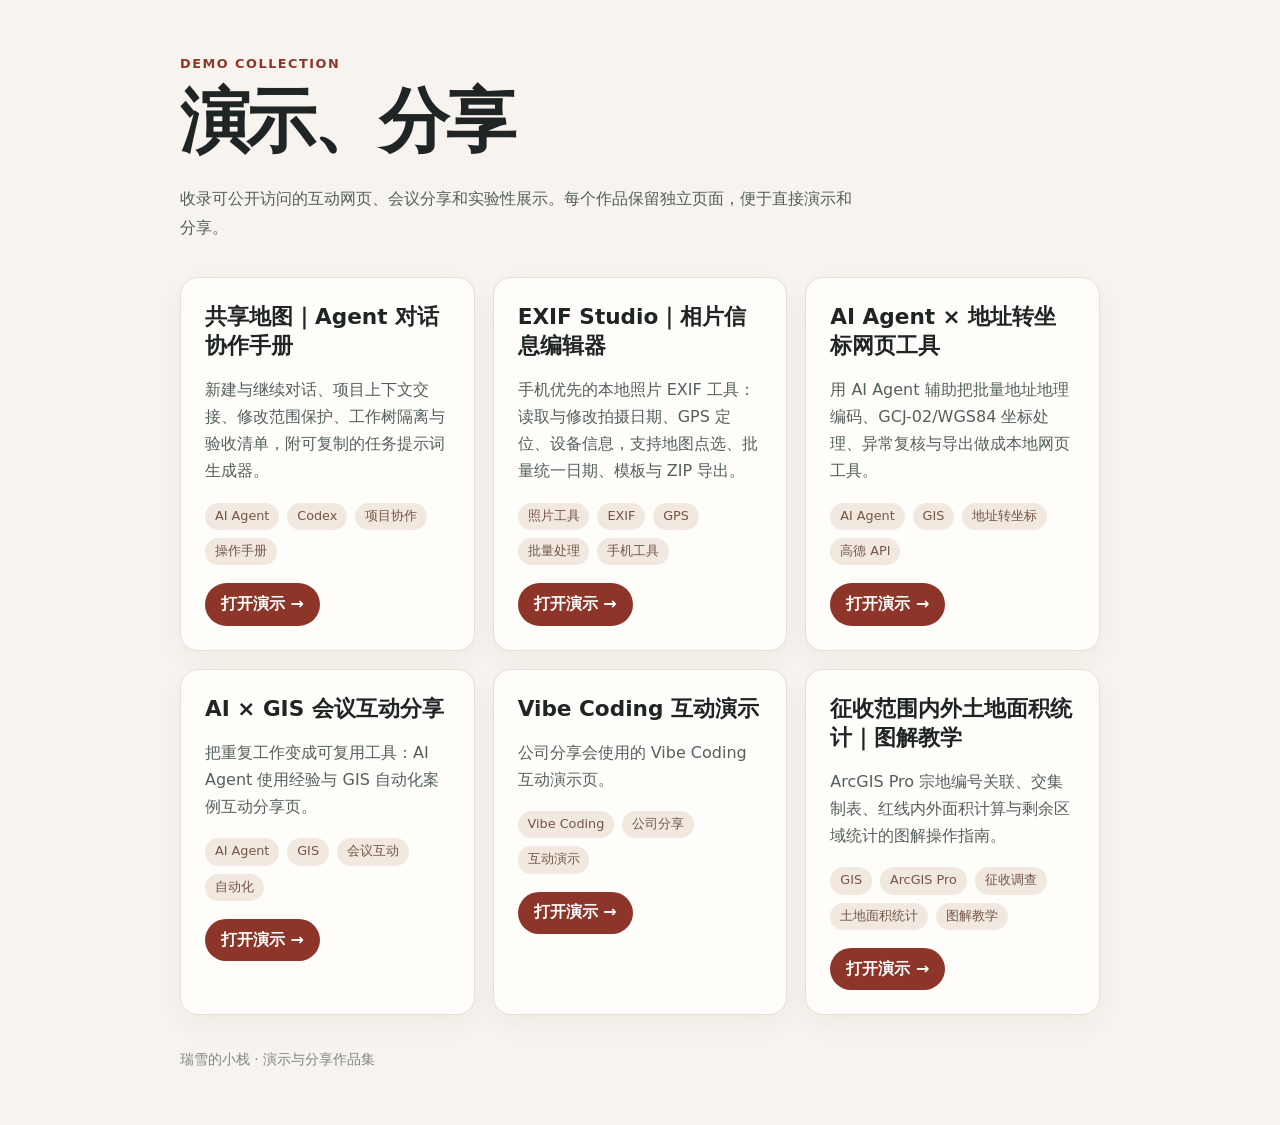
<file: index.html>
<!doctype html>
<html lang="zh-CN">
  <head>
    <meta charset="utf-8" />
    <meta name="viewport" content="width=device-width, initial-scale=1" />
    <meta name="description" content="瑞雪的小栈演示与分享作品集" />
    <title>演示、分享｜瑞雪的小栈</title>
    <style>
      :root { color-scheme: light; font-family: "Microsoft YaHei", system-ui, sans-serif; background: #f7f3ee; color: #1f2524; }
      body { margin: 0; min-height: 100vh; display: grid; place-items: center; }
      main { width: min(920px, calc(100% - 40px)); padding: 56px 0; }
      .eyebrow { color: #8e3529; font-weight: 700; letter-spacing: .12em; font-size: .8rem; }
      h1 { font-size: clamp(2rem, 6vw, 4.4rem); margin: .2rem 0 1rem; letter-spacing: -.05em; }
      .intro { max-width: 42rem; color: #53605c; line-height: 1.8; }
      #demos { display: grid; grid-template-columns: repeat(auto-fit, minmax(270px, 1fr)); gap: 18px; margin-top: 34px; }
      article { background: #fffdfa; border: 1px solid #e8dfd5; border-radius: 18px; padding: 24px; box-shadow: 0 10px 28px #36231b0b; }
      h2 { font-size: 1.35rem; margin: 0 0 .75rem; }
      p { line-height: 1.7; color: #53605c; }
      .tags { display: flex; flex-wrap: wrap; gap: 8px; margin: 18px 0; }
      .tags span { background: #f1e8df; border-radius: 999px; color: #735648; font-size: .8rem; padding: .32rem .62rem; }
      a.button { display: inline-block; background: #8e3529; border-radius: 999px; color: #fff; padding: .68rem 1rem; text-decoration: none; font-weight: 700; }
      footer { color: #7f8784; font-size: .86rem; margin-top: 36px; }
    </style>
  </head>
  <body>
    <main>
      <div class="eyebrow">DEMO COLLECTION</div>
      <h1>演示、分享</h1>
      <p class="intro">收录可公开访问的互动网页、会议分享和实验性展示。每个作品保留独立页面，便于直接演示和分享。</p>
      <section id="demos" aria-label="演示目录"></section>
      <footer>瑞雪的小栈 · 演示与分享作品集</footer>
    </main>
    <script>
      const container = document.querySelector('#demos');
      fetch('./demos/index.json').then(response => response.json()).then(({ items }) => {
        container.innerHTML = items.map(item => `<article><h2>${item.title}</h2><p>${item.description}</p><div class="tags">${item.tags.map(tag => `<span>${tag}</span>`).join('')}</div><a class="button" href="${item.url}">打开演示 →</a></article>`).join('');
      }).catch(() => { container.textContent = '演示目录暂时无法读取。'; });
    </script>
  </body>
</html>
</file>
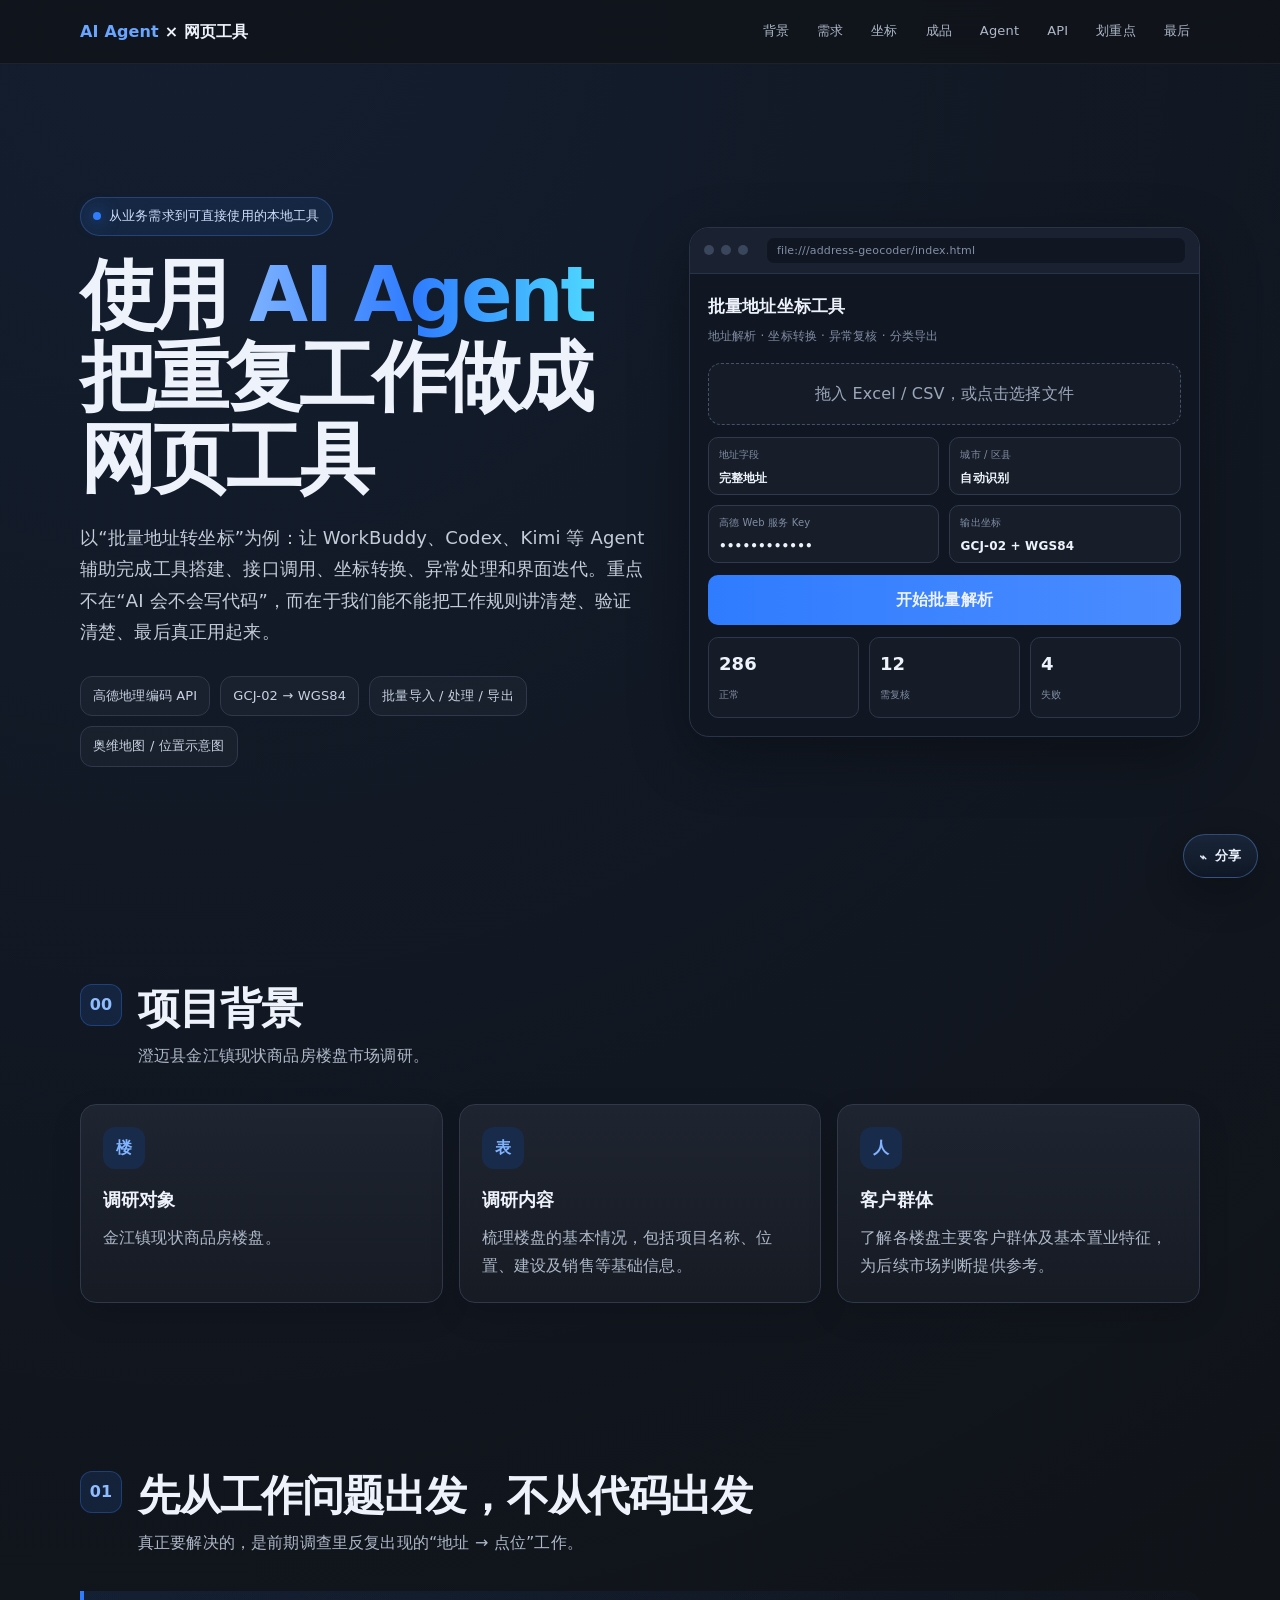
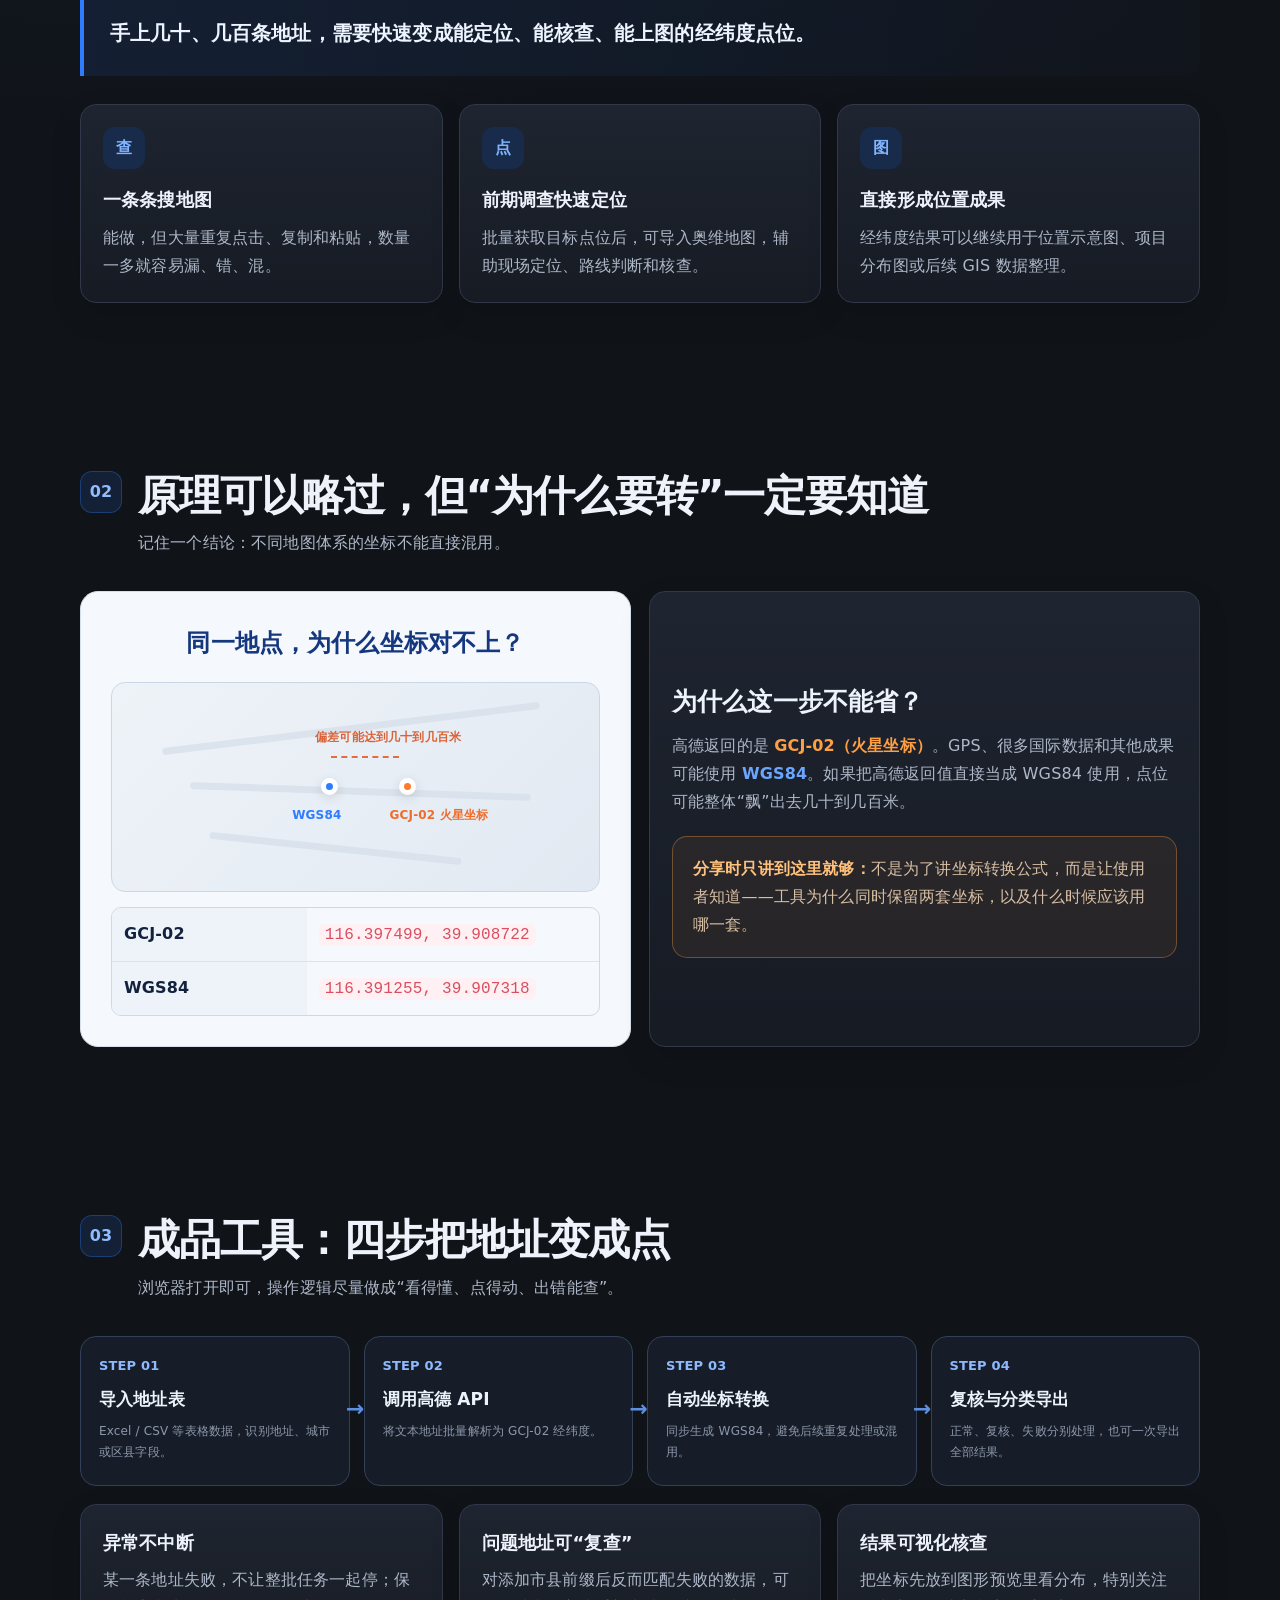
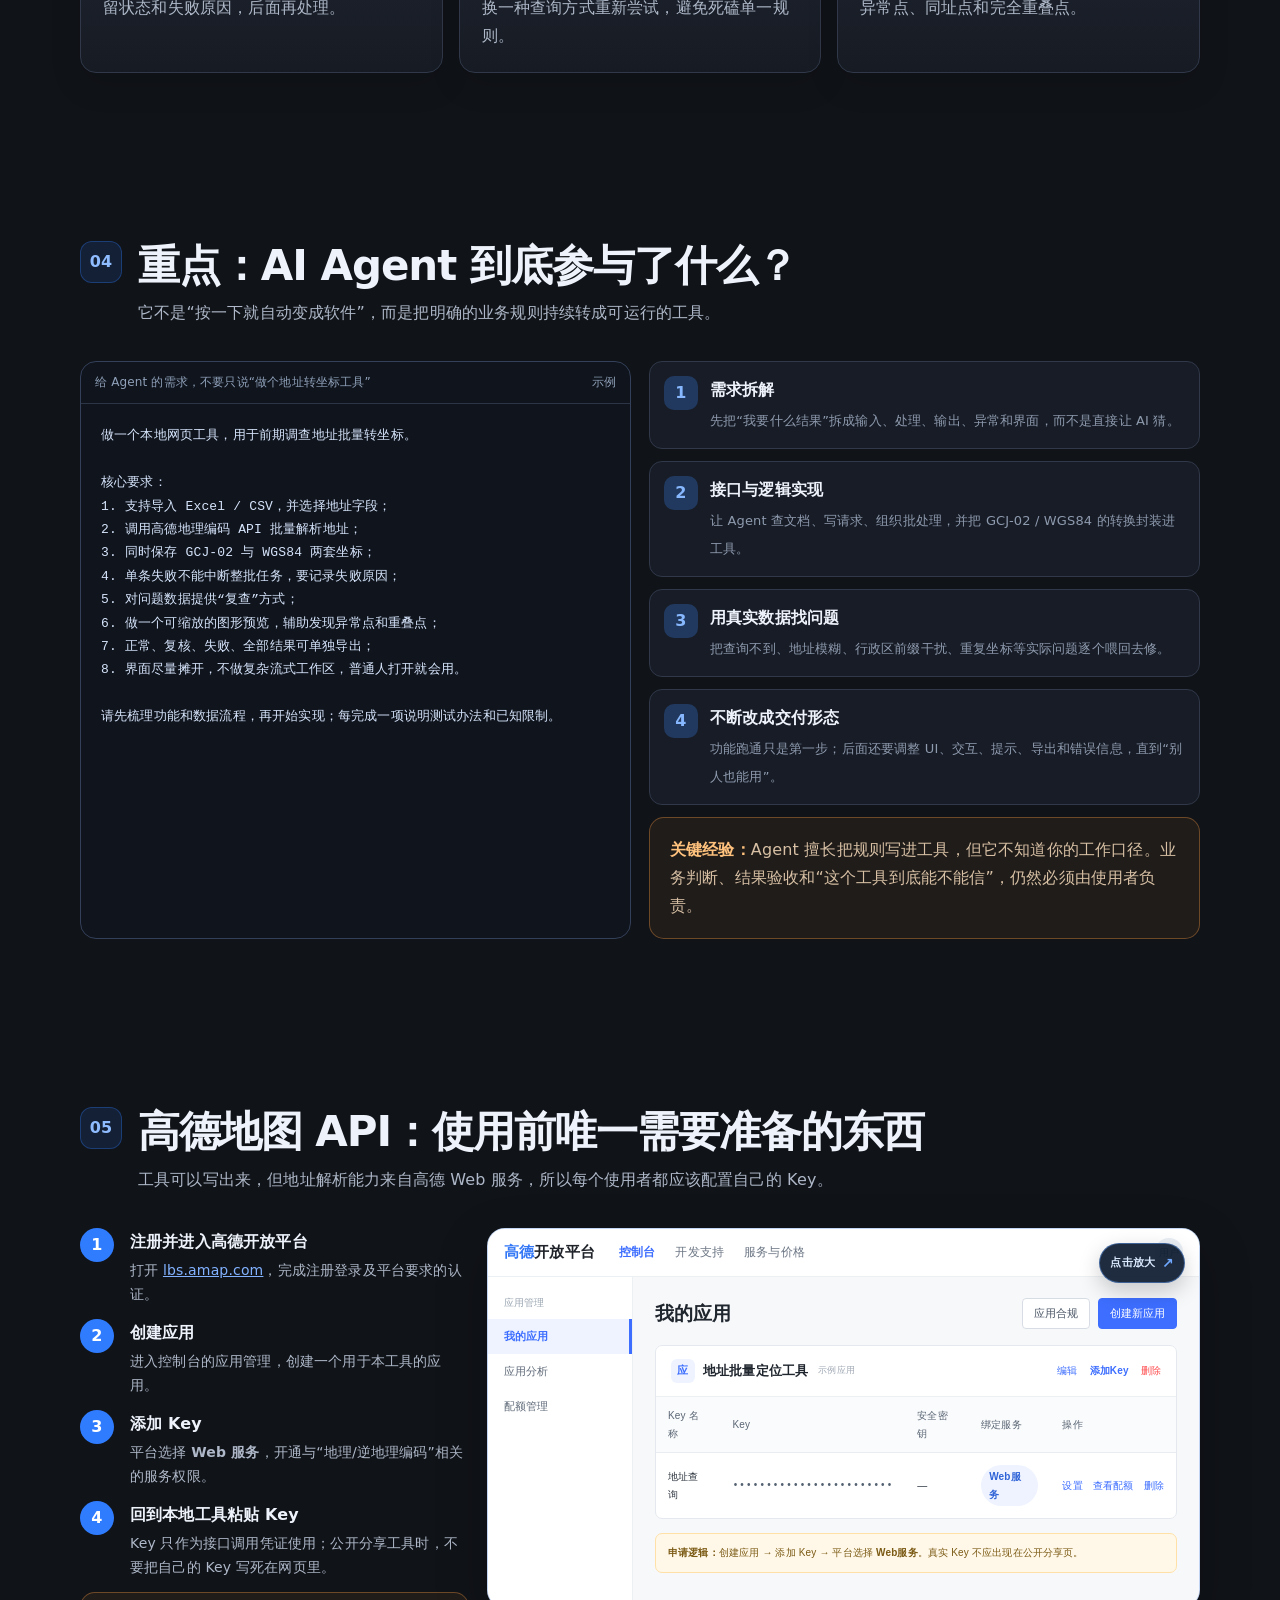
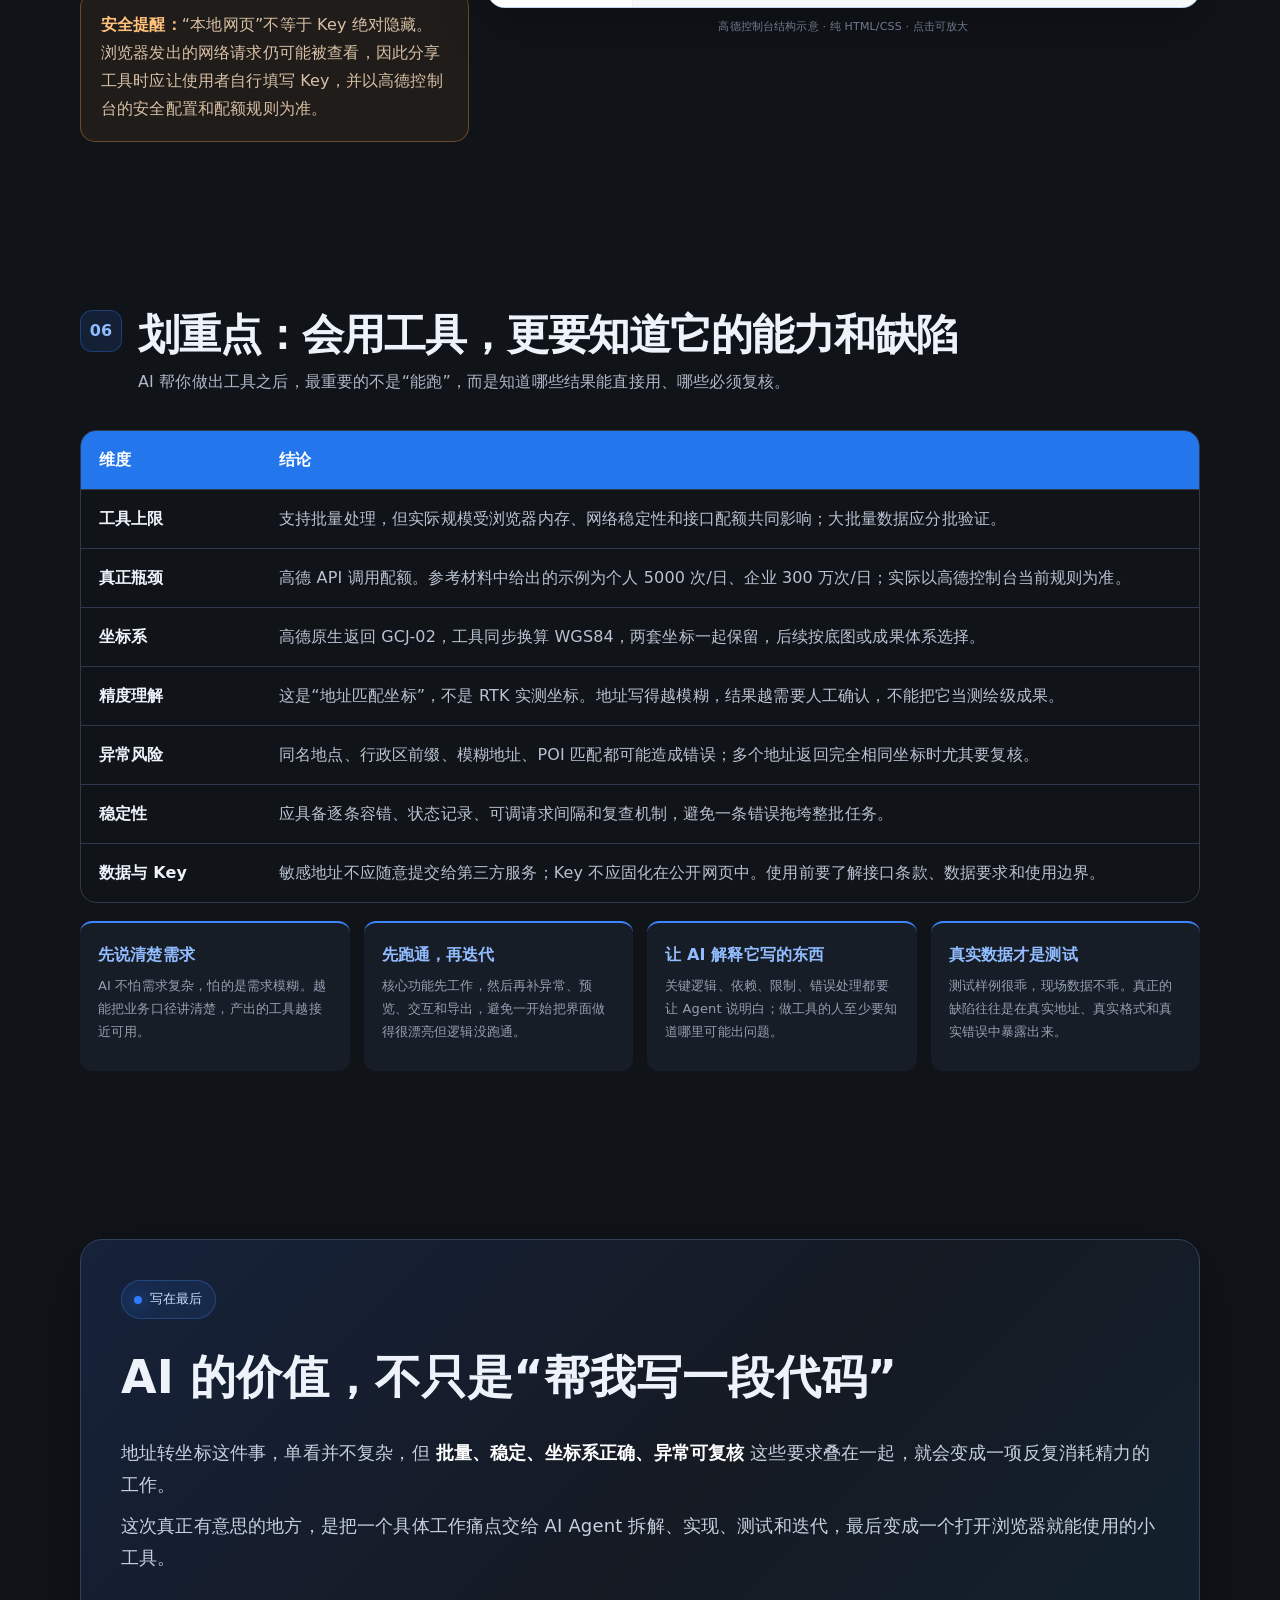
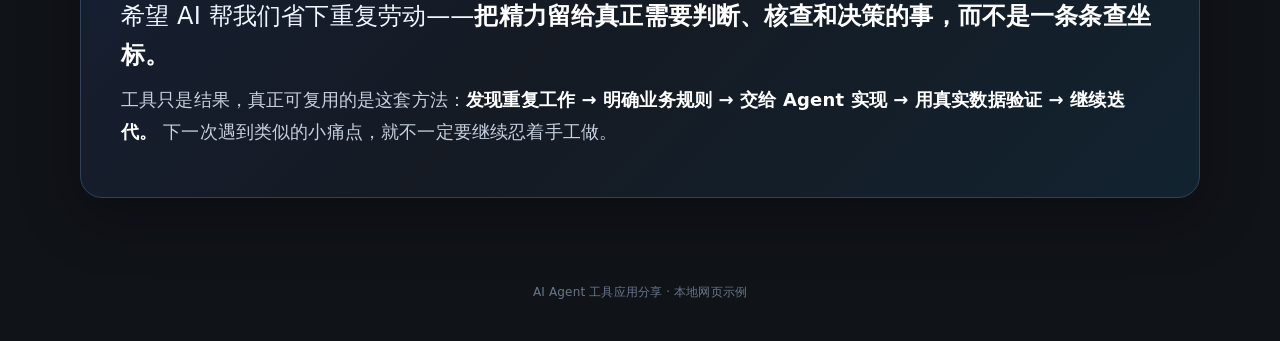
<file: demos/ai-agent-geocode/index.html>
<!DOCTYPE html>
<html lang="zh-CN">
<head>
<meta charset="utf-8"/>
<meta content="width=device-width,initial-scale=1,viewport-fit=cover" name="viewport"/>
<title>使用 AI Agent，把重复工作做成一个网页工具</title>
<link href="./styles.css" rel="stylesheet"/>
<style>
.share-fab{position:fixed;right:22px;bottom:22px;z-index:160;display:flex;align-items:center;gap:8px;border:1px solid rgba(106,166,255,.36);background:linear-gradient(180deg,rgba(26,38,59,.94),rgba(16,24,38,.96));color:#edf4ff;border-radius:999px;padding:12px 16px;cursor:pointer;box-shadow:0 14px 40px rgba(0,0,0,.3);font-weight:700;backdrop-filter:blur(12px)}
.share-modal{position:fixed;inset:0;z-index:9998;background:rgba(4,7,12,.72);backdrop-filter:blur(12px);display:flex;align-items:center;justify-content:center;padding:18px;opacity:0;pointer-events:none;transition:opacity .18s ease}.share-modal.open{opacity:1;pointer-events:auto}.share-panel{position:relative;width:min(92vw,420px);background:linear-gradient(180deg,#192130,#121924);border:1px solid rgba(255,255,255,.08);border-radius:22px;box-shadow:0 30px 80px rgba(0,0,0,.42);padding:28px 22px 22px;text-align:center}.share-close{position:absolute;top:12px;right:12px;width:38px;height:38px;border-radius:50%;border:1px solid rgba(255,255,255,.12);background:rgba(255,255,255,.03);color:#fff;font-size:24px;cursor:pointer}.share-panel h3{margin:0 0 8px;font-size:26px}.share-desc{margin:0 auto 16px;color:#acb9cb;font-size:14px}.share-qr-wrap{width:244px;height:244px;margin:0 auto 14px;background:#fff;border-radius:18px;padding:12px;display:grid;place-items:center}.share-qr-wrap img{width:220px;height:220px;display:block}.share-url{font-size:12px;line-height:1.5;color:#d6e1f1;background:rgba(255,255,255,.04);border:1px solid rgba(255,255,255,.08);padding:10px 12px;border-radius:12px;word-break:break-all;margin-bottom:14px}.share-actions{display:flex;gap:10px;justify-content:center}.share-action{border:1px solid rgba(255,255,255,.12);background:#161d29;color:#eef5ff;padding:10px 14px;border-radius:12px;cursor:pointer;font-weight:700;min-width:120px}.share-action.primary{background:linear-gradient(90deg,#2f7cff,#5b95ff);border-color:transparent}.share-tip{margin-top:12px;color:#7f8ca2;font-size:12px;min-height:18px}@media(max-width:640px){.share-fab{right:14px;bottom:14px}.share-actions{flex-direction:column}.share-action{width:100%}}
</style>
</head>
<body>
<header class="topbar"><div class="nav"><div class="brand"><b>AI Agent</b> × 网页工具</div><div class="navlinks"><a href="#background">背景</a><a href="#problem">需求</a><a href="#coords">坐标</a><a href="#tool">成品</a><a href="#agent">Agent</a><a href="#api">API</a><a href="#focus">划重点</a><a href="#end">最后</a></div></div></header>
<main>
<section class="section hero"><div class="reveal"><div class="kicker"><span class="dot"></span> 从业务需求到可直接使用的本地工具</div><h1>使用 <span class="accent">AI Agent</span><br/>把重复工作做成网页工具</h1><p class="lead">以“批量地址转坐标”为例：让 WorkBuddy、Codex、Kimi 等 Agent 辅助完成工具搭建、接口调用、坐标转换、异常处理和界面迭代。重点不在“AI 会不会写代码”，而在于我们能不能把工作规则讲清楚、验证清楚、最后真正用起来。</p><div class="hero-pills"><span class="pill">高德地理编码 API</span><span class="pill">GCJ-02 → WGS84</span><span class="pill">批量导入 / 处理 / 导出</span><span class="pill">奥维地图 / 位置示意图</span></div></div><div aria-label="本地网页工具示意" class="browser reveal"><div class="browser-head"><i class="traffic"></i><i class="traffic"></i><i class="traffic"></i><div class="url">file:///address-geocoder/index.html</div></div><div class="tool"><div class="tool-title">批量地址坐标工具</div><div class="tool-sub">地址解析 · 坐标转换 · 异常复核 · 分类导出</div><div class="drop">拖入 Excel / CSV，或点击选择文件</div><div class="tool-grid"><div class="field"><small>地址字段</small><b>完整地址</b></div><div class="field"><small>城市 / 区县</small><b>自动识别</b></div><div class="field"><small>高德 Web 服务 Key</small><b>••••••••••••</b></div><div class="field"><small>输出坐标</small><b>GCJ-02 + WGS84</b></div></div><div class="run">开始批量解析</div><div class="statrow"><div class="stat"><strong>286</strong><small>正常</small></div><div class="stat"><strong>12</strong><small>需复核</small></div><div class="stat"><strong>4</strong><small>失败</small></div></div></div></div></section>
<section class="section" id="background"><div class="section-title reveal"><div class="num">00</div><div><h2>项目背景</h2><p>澄迈县金江镇现状商品房楼盘市场调研。</p></div></div><div class="grid3"><div class="card reveal"><div class="icon">楼</div><h3>调研对象</h3><p>金江镇现状商品房楼盘。</p></div><div class="card reveal"><div class="icon">表</div><h3>调研内容</h3><p>梳理楼盘的基本情况，包括项目名称、位置、建设及销售等基础信息。</p></div><div class="card reveal"><div class="icon">人</div><h3>客户群体</h3><p>了解各楼盘主要客户群体及基本置业特征，为后续市场判断提供参考。</p></div></div></section>
<section class="section" id="problem"><div class="section-title reveal"><div class="num">01</div><div><h2>先从工作问题出发，不从代码出发</h2><p>真正要解决的，是前期调查里反复出现的“地址 → 点位”工作。</p></div></div><div class="quote reveal">手上几十、几百条地址，需要快速变成能定位、能核查、能上图的经纬度点位。</div><div class="grid3"><div class="card reveal"><div class="icon">查</div><h3>一条条搜地图</h3><p>能做，但大量重复点击、复制和粘贴，数量一多就容易漏、错、混。</p></div><div class="card reveal"><div class="icon">点</div><h3>前期调查快速定位</h3><p>批量获取目标点位后，可导入奥维地图，辅助现场定位、路线判断和核查。</p></div><div class="card reveal"><div class="icon">图</div><h3>直接形成位置成果</h3><p>经纬度结果可以继续用于位置示意图、项目分布图或后续 GIS 数据整理。</p></div></div></section>
<section class="section" id="coords"><div class="section-title reveal"><div class="num">02</div><div><h2>原理可以略过，但“为什么要转”一定要知道</h2><p>记住一个结论：不同地图体系的坐标不能直接混用。</p></div></div><div class="grid2"><div class="coord-card reveal"><h3>同一地点，为什么坐标对不上？</h3><div class="mapbox"><div class="road r1"></div><div class="road r2"></div><div class="road r3"></div><div class="point p1"></div><div class="point p2"></div><div class="offset"></div><div class="lab l1">WGS84</div><div class="lab l2">GCJ-02 火星坐标</div></div><div class="coord-table"><div>GCJ-02</div><div><span class="mono">116.397499, 39.908722</span></div><div>WGS84</div><div><span class="mono">116.391255, 39.907318</span></div></div></div><div class="card reveal" style="display:flex;flex-direction:column;justify-content:center"><h3 style="font-size:25px">为什么这一步不能省？</h3><p style="font-size:16px">高德返回的是 <strong style="color:var(--orange)">GCJ-02（火星坐标）</strong>。GPS、很多国际数据和其他成果可能使用 <strong style="color:var(--blue2)">WGS84</strong>。如果把高德返回值直接当成 WGS84 使用，点位可能整体“飘”出去几十到几百米。</p><div class="warn" style="margin-top:20px"><b>分享时只讲到这里就够：</b>不是为了讲坐标转换公式，而是让使用者知道——工具为什么同时保留两套坐标，以及什么时候应该用哪一套。</div></div></div></section>
<section class="section" id="tool"><div class="section-title reveal"><div class="num">03</div><div><h2>成品工具：四步把地址变成点</h2><p>浏览器打开即可，操作逻辑尽量做成“看得懂、点得动、出错能查”。</p></div></div><div class="flow"><div class="step reveal"><b>STEP 01</b><h3>导入地址表</h3><p>Excel / CSV 等表格数据，识别地址、城市或区县字段。</p></div><div class="step reveal"><b>STEP 02</b><h3>调用高德 API</h3><p>将文本地址批量解析为 GCJ-02 经纬度。</p></div><div class="step reveal"><b>STEP 03</b><h3>自动坐标转换</h3><p>同步生成 WGS84，避免后续重复处理或混用。</p></div><div class="step reveal"><b>STEP 04</b><h3>复核与分类导出</h3><p>正常、复核、失败分别处理，也可一次导出全部结果。</p></div></div><div class="grid3" style="margin-top:18px"><div class="card reveal"><h3>异常不中断</h3><p>某一条地址失败，不让整批任务一起停；保留状态和失败原因，后面再处理。</p></div><div class="card reveal"><h3>问题地址可“复查”</h3><p>对添加市县前缀后反而匹配失败的数据，可换一种查询方式重新尝试，避免死磕单一规则。</p></div><div class="card reveal"><h3>结果可视化核查</h3><p>把坐标先放到图形预览里看分布，特别关注异常点、同址点和完全重叠点。</p></div></div></section>
<section class="section" id="agent"><div class="section-title reveal"><div class="num">04</div><div><h2>重点：AI Agent 到底参与了什么？</h2><p>它不是“按一下就自动变成软件”，而是把明确的业务规则持续转成可运行的工具。</p></div></div><div class="grid2"><div class="prompt reveal"><div class="prompt-top"><span>给 Agent 的需求，不要只说“做个地址转坐标工具”</span><span>示例</span></div><pre>做一个本地网页工具，用于前期调查地址批量转坐标。

核心要求：
1. 支持导入 Excel / CSV，并选择地址字段；
2. 调用高德地理编码 API 批量解析地址；
3. 同时保存 GCJ-02 与 WGS84 两套坐标；
4. 单条失败不能中断整批任务，要记录失败原因；
5. 对问题数据提供“复查”方式；
6. 做一个可缩放的图形预览，辅助发现异常点和重叠点；
7. 正常、复核、失败、全部结果可单独导出；
8. 界面尽量摊开，不做复杂流式工作区，普通人打开就会用。

请先梳理功能和数据流程，再开始实现；每完成一项说明测试办法和已知限制。</pre></div><div class="agentlist reveal"><div class="agent-item"><div class="badge">1</div><div><strong>需求拆解</strong><span>先把“我要什么结果”拆成输入、处理、输出、异常和界面，而不是直接让 AI 猜。</span></div></div><div class="agent-item"><div class="badge">2</div><div><strong>接口与逻辑实现</strong><span>让 Agent 查文档、写请求、组织批处理，并把 GCJ-02 / WGS84 的转换封装进工具。</span></div></div><div class="agent-item"><div class="badge">3</div><div><strong>用真实数据找问题</strong><span>把查询不到、地址模糊、行政区前缀干扰、重复坐标等实际问题逐个喂回去修。</span></div></div><div class="agent-item"><div class="badge">4</div><div><strong>不断改成交付形态</strong><span>功能跑通只是第一步；后面还要调整 UI、交互、提示、导出和错误信息，直到“别人也能用”。</span></div></div><div class="warn"><b>关键经验：</b>Agent 擅长把规则写进工具，但它不知道你的工作口径。业务判断、结果验收和“这个工具到底能不能信”，仍然必须由使用者负责。</div></div></div></section>
<section class="section" id="api"><div class="section-title reveal"><div class="num">05</div><div><h2>高德地图 API：使用前唯一需要准备的东西</h2><p>工具可以写出来，但地址解析能力来自高德 Web 服务，所以每个使用者都应该配置自己的 Key。</p></div></div><div class="grid2"><div class="steps reveal"><div class="api-step"><div><b>注册并进入高德开放平台</b><p>打开 <a href="https://lbs.amap.com" rel="noopener" style="color:#82b2ff" target="_blank">lbs.amap.com</a>，完成注册登录及平台要求的认证。</p></div></div><div class="api-step"><div><b>创建应用</b><p>进入控制台的应用管理，创建一个用于本工具的应用。</p></div></div><div class="api-step"><div><b>添加 Key</b><p>平台选择 <strong>Web 服务</strong>，开通与“地理/逆地理编码”相关的服务权限。</p></div></div><div class="api-step"><div><b>回到本地工具粘贴 Key</b><p>Key 只作为接口调用凭证使用；公开分享工具时，不要把自己的 Key 写死在网页里。</p></div></div><div class="warn"><b>安全提醒：</b>“本地网页”不等于 Key 绝对隐藏。浏览器发出的网络请求仍可能被查看，因此分享工具时应让使用者自行填写 Key，并以高德控制台的安全配置和配额规则为准。</div></div><div class="reveal">
  <div class="amap-console-preview console-zoom-trigger" role="button" tabindex="0" aria-label="点击放大查看高德控制台 Key 申请示意">
    <div class="ac-guide"><span>点击放大</span><i>↗</i></div>
    <div class="ac-shell">
      <div class="ac-top"><div class="ac-logo"><b>高德</b>开放平台</div><div class="ac-nav"><span class="on">控制台</span><span>开发支持</span><span>服务与价格</span></div><div class="ac-user">用户</div></div>
      <div class="ac-body">
        <aside class="ac-side"><div class="ac-side-title">应用管理</div><div class="ac-side-item active">我的应用</div><div class="ac-side-item">应用分析</div><div class="ac-side-item">配额管理</div></aside>
        <section class="ac-main">
          <div class="ac-heading"><h3>我的应用</h3><div class="ac-actions"><button type="button">应用合规</button><button type="button" class="primary">创建新应用</button></div></div>
          <div class="ac-app">
            <div class="ac-app-head"><div class="ac-app-icon">应</div><div class="ac-app-name">地址批量定位工具</div><div class="ac-app-date">示例应用</div><div class="ac-app-actions"><span>编辑</span><span class="add">添加Key</span><span class="del">删除</span></div></div>
            <div class="ac-table-wrap"><table><thead><tr><th>Key 名称</th><th>Key</th><th>安全密钥</th><th>绑定服务</th><th>操作</th></tr></thead><tbody><tr><td>地址查询</td><td class="ac-key-mask">••••••••••••••••••••••••</td><td>—</td><td><span class="ac-service">Web服务</span></td><td class="ac-op">设置　查看配额　删除</td></tr></tbody></table></div>
          </div>
          <div class="ac-hint"><b>申请逻辑：</b>创建应用 → 添加 Key → 平台选择 <strong>Web服务</strong>。真实 Key 不应出现在公开分享页。</div>
        </section>
      </div>
    </div>
  </div>
  <div class="amap-preview-caption">高德控制台结构示意 · 纯 HTML/CSS · 点击可放大</div>
</div></div></section>
<section class="section" id="focus"><div class="section-title reveal"><div class="num">06</div><div><h2>划重点：会用工具，更要知道它的能力和缺陷</h2><p>AI 帮你做出工具之后，最重要的不是“能跑”，而是知道哪些结果能直接用、哪些必须复核。</p></div></div><div class="table reveal"><div class="tr th"><div>维度</div><div>结论</div></div><div class="tr"><div>工具上限</div><div>支持批量处理，但实际规模受浏览器内存、网络稳定性和接口配额共同影响；大批量数据应分批验证。</div></div><div class="tr"><div>真正瓶颈</div><div>高德 API 调用配额。参考材料中给出的示例为个人 5000 次/日、企业 300 万次/日；实际以高德控制台当前规则为准。</div></div><div class="tr"><div>坐标系</div><div>高德原生返回 GCJ-02，工具同步换算 WGS84，两套坐标一起保留，后续按底图或成果体系选择。</div></div><div class="tr"><div>精度理解</div><div>这是“地址匹配坐标”，不是 RTK 实测坐标。地址写得越模糊，结果越需要人工确认，不能把它当测绘级成果。</div></div><div class="tr"><div>异常风险</div><div>同名地点、行政区前缀、模糊地址、POI 匹配都可能造成错误；多个地址返回完全相同坐标时尤其要复核。</div></div><div class="tr"><div>稳定性</div><div>应具备逐条容错、状态记录、可调请求间隔和复查机制，避免一条错误拖垮整批任务。</div></div><div class="tr"><div>数据与 Key</div><div>敏感地址不应随意提交给第三方服务；Key 不应固化在公开网页中。使用前要了解接口条款、数据要求和使用边界。</div></div></div><div class="takeaway" style="margin-top:18px"><div class="take reveal"><b>先说清楚需求</b><p>AI 不怕需求复杂，怕的是需求模糊。越能把业务口径讲清楚，产出的工具越接近可用。</p></div><div class="take reveal"><b>先跑通，再迭代</b><p>核心功能先工作，然后再补异常、预览、交互和导出，避免一开始把界面做得很漂亮但逻辑没跑通。</p></div><div class="take reveal"><b>让 AI 解释它写的东西</b><p>关键逻辑、依赖、限制、错误处理都要让 Agent 说明白；做工具的人至少要知道哪里可能出问题。</p></div><div class="take reveal"><b>真实数据才是测试</b><p>测试样例很乖，现场数据不乖。真正的缺陷往往是在真实地址、真实格式和真实错误中暴露出来。</p></div></div></section>
<section class="section" id="end"><div class="final reveal"><div class="kicker"><span class="dot"></span> 写在最后</div><h2>AI 的价值，不只是“帮我写一段代码”</h2><p>地址转坐标这件事，单看并不复杂，但 <strong>批量、稳定、坐标系正确、异常可复核</strong> 这些要求叠在一起，就会变成一项反复消耗精力的工作。</p><p>这次真正有意思的地方，是把一个具体工作痛点交给 AI Agent 拆解、实现、测试和迭代，最后变成一个打开浏览器就能使用的小工具。</p><p class="big">希望 AI 帮我们省下重复劳动——<strong>把精力留给真正需要判断、核查和决策的事，而不是一条条查坐标。</strong></p><p>工具只是结果，真正可复用的是这套方法：<strong>发现重复工作 → 明确业务规则 → 交给 Agent 实现 → 用真实数据验证 → 继续迭代。</strong> 下一次遇到类似的小痛点，就不一定要继续忍着手工做。</p></div></section>
<div class="footer">AI Agent 工具应用分享 · 本地网页示例</div>
</main>
<button class="share-fab" id="shareFab" type="button" aria-label="打开分享二维码"><span class="share-fab-icon">⌁</span><span>分享</span></button>
<div aria-hidden="true" class="share-modal" id="shareModal"><div class="share-panel" role="dialog" aria-modal="true" aria-labelledby="shareTitle"><button class="share-close" id="shareClose" type="button" aria-label="关闭分享窗口">×</button><h3 id="shareTitle">扫码打开当前分享页</h3><p class="share-desc">可以直接扫码，也可以复制链接发给同事。</p><div class="share-qr-wrap"><img id="shareQrImage" alt="当前页面分享二维码"/></div><div class="share-url" id="shareUrlText"></div><div class="share-actions"><button class="share-action primary" id="copyShareLink" type="button">复制链接</button><button class="share-action" id="nativeShareBtn" type="button">系统分享</button></div><div class="share-tip" id="shareTip">二维码会自动指向当前页面地址。</div></div></div>
<div aria-hidden="true" class="image-lightbox" id="imageLightbox"><div aria-label="图片预览" aria-modal="true" class="image-lightbox-inner" role="dialog"><button aria-label="关闭图片预览" class="image-lightbox-close" type="button">×</button><img alt="放大预览"/></div><div class="image-lightbox-caption" id="imageLightboxCaption"></div></div>
<script defer src="./app.js"></script>
<script>(()=>{const b=document.getElementById('shareFab'),m=document.getElementById('shareModal'),c=document.getElementById('shareClose'),u=document.getElementById('shareUrlText'),q=document.getElementById('shareQrImage'),cp=document.getElementById('copyShareLink'),n=document.getElementById('nativeShareBtn'),t=document.getElementById('shareTip');const url=location.href;function o(){u.textContent=url;q.src='https://api.qrserver.com/v1/create-qr-code/?size=220x220&data='+encodeURIComponent(url);m.classList.add('open');m.setAttribute('aria-hidden','false')}function x(){m.classList.remove('open');m.setAttribute('aria-hidden','true')}b.addEventListener('click',o);c.addEventListener('click',x);m.addEventListener('click',e=>{if(e.target===m)x()});document.addEventListener('keydown',e=>{if(e.key==='Escape')x()});cp.addEventListener('click',async()=>{try{await navigator.clipboard.writeText(url);t.textContent='链接已复制。'}catch(e){t.textContent='复制失败，请手动复制链接。'}});if(navigator.share){n.addEventListener('click',()=>navigator.share({title:document.title,url}).catch(()=>{}))}else n.style.display='none';})();</script>
</body>
</html>
</file>
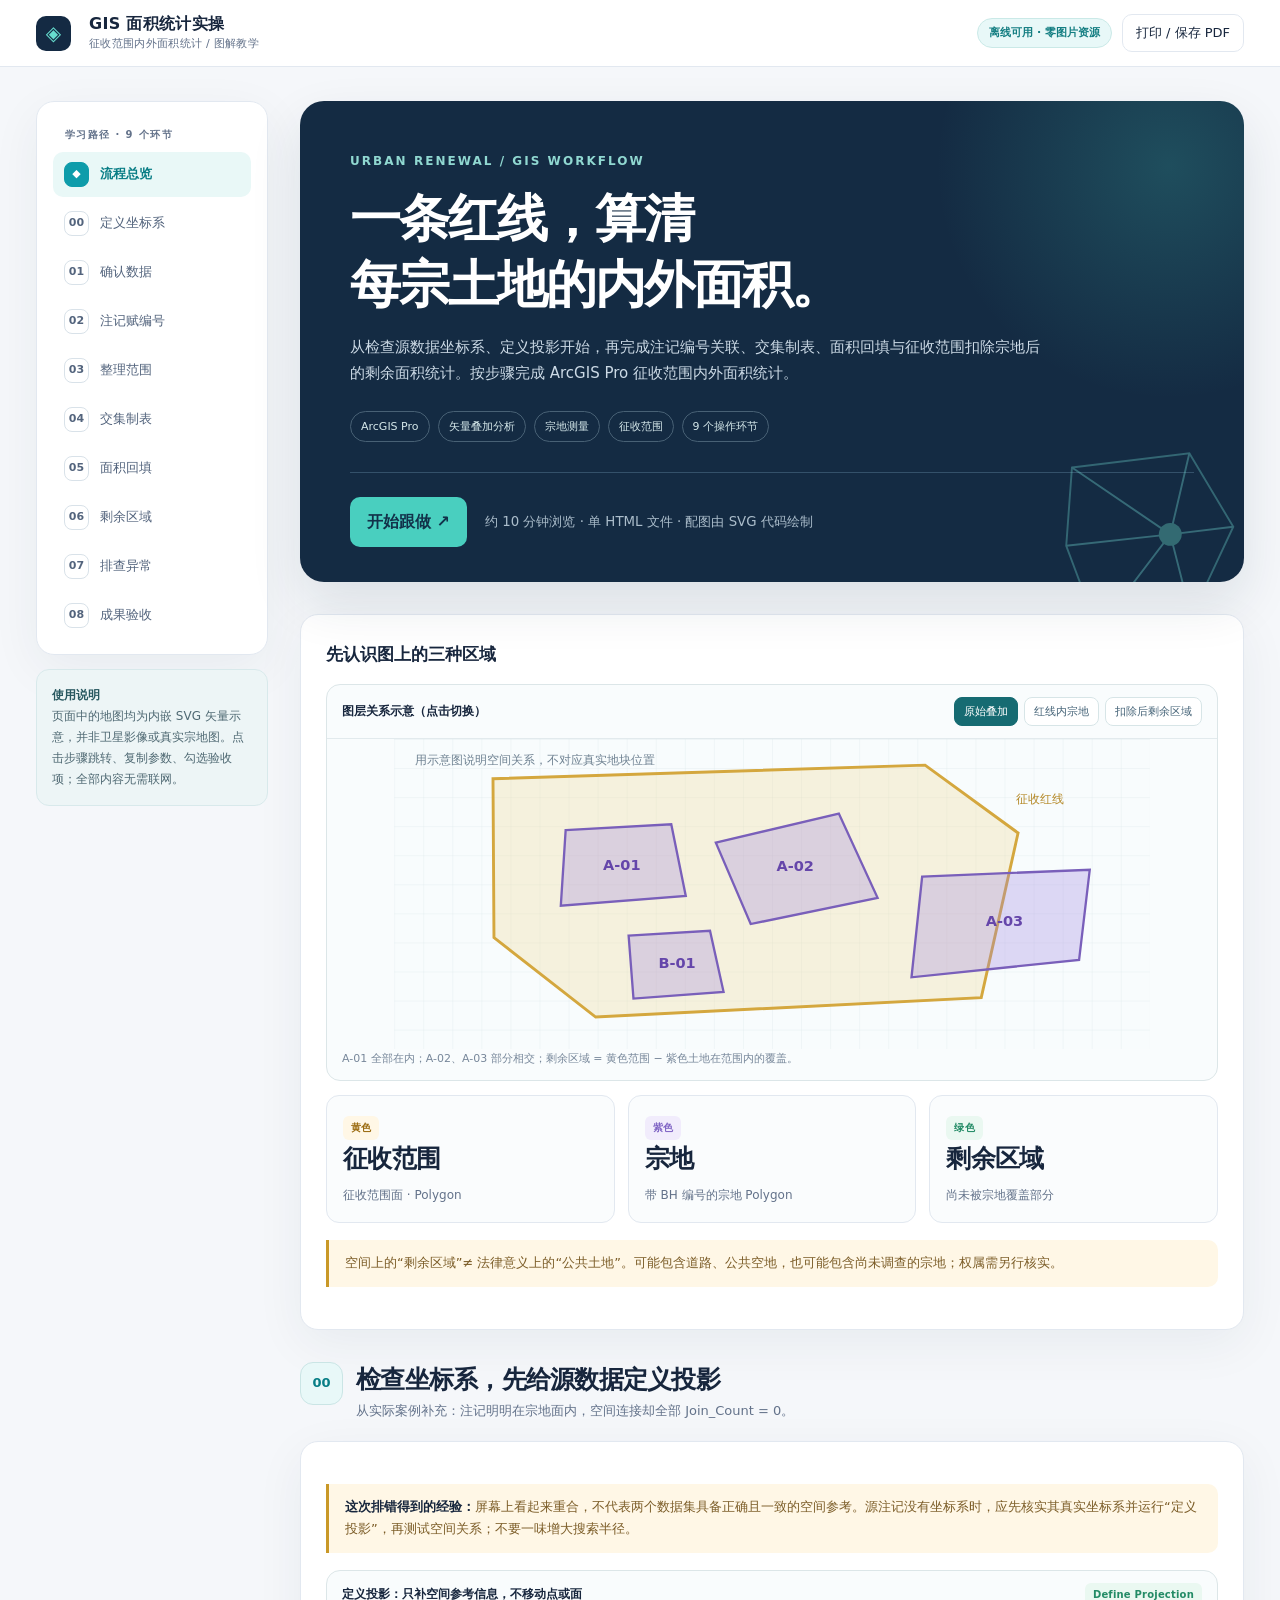
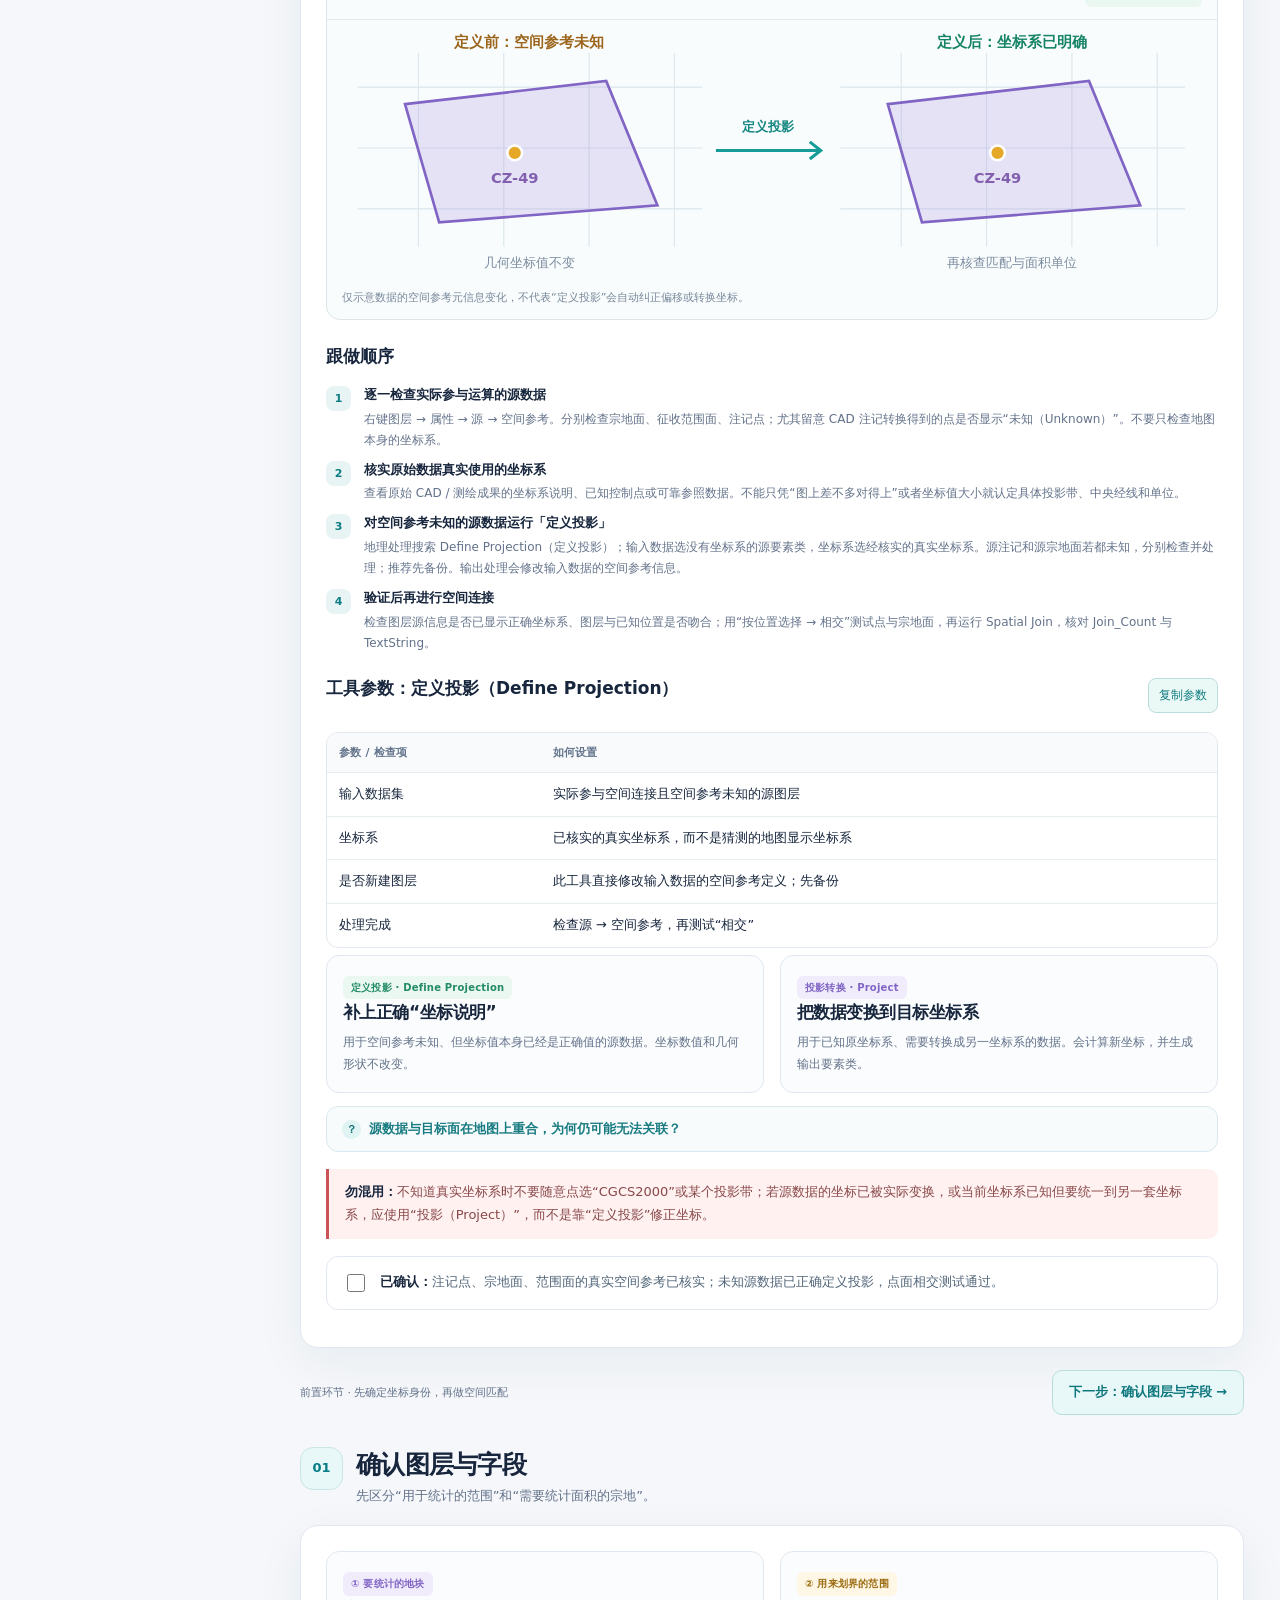
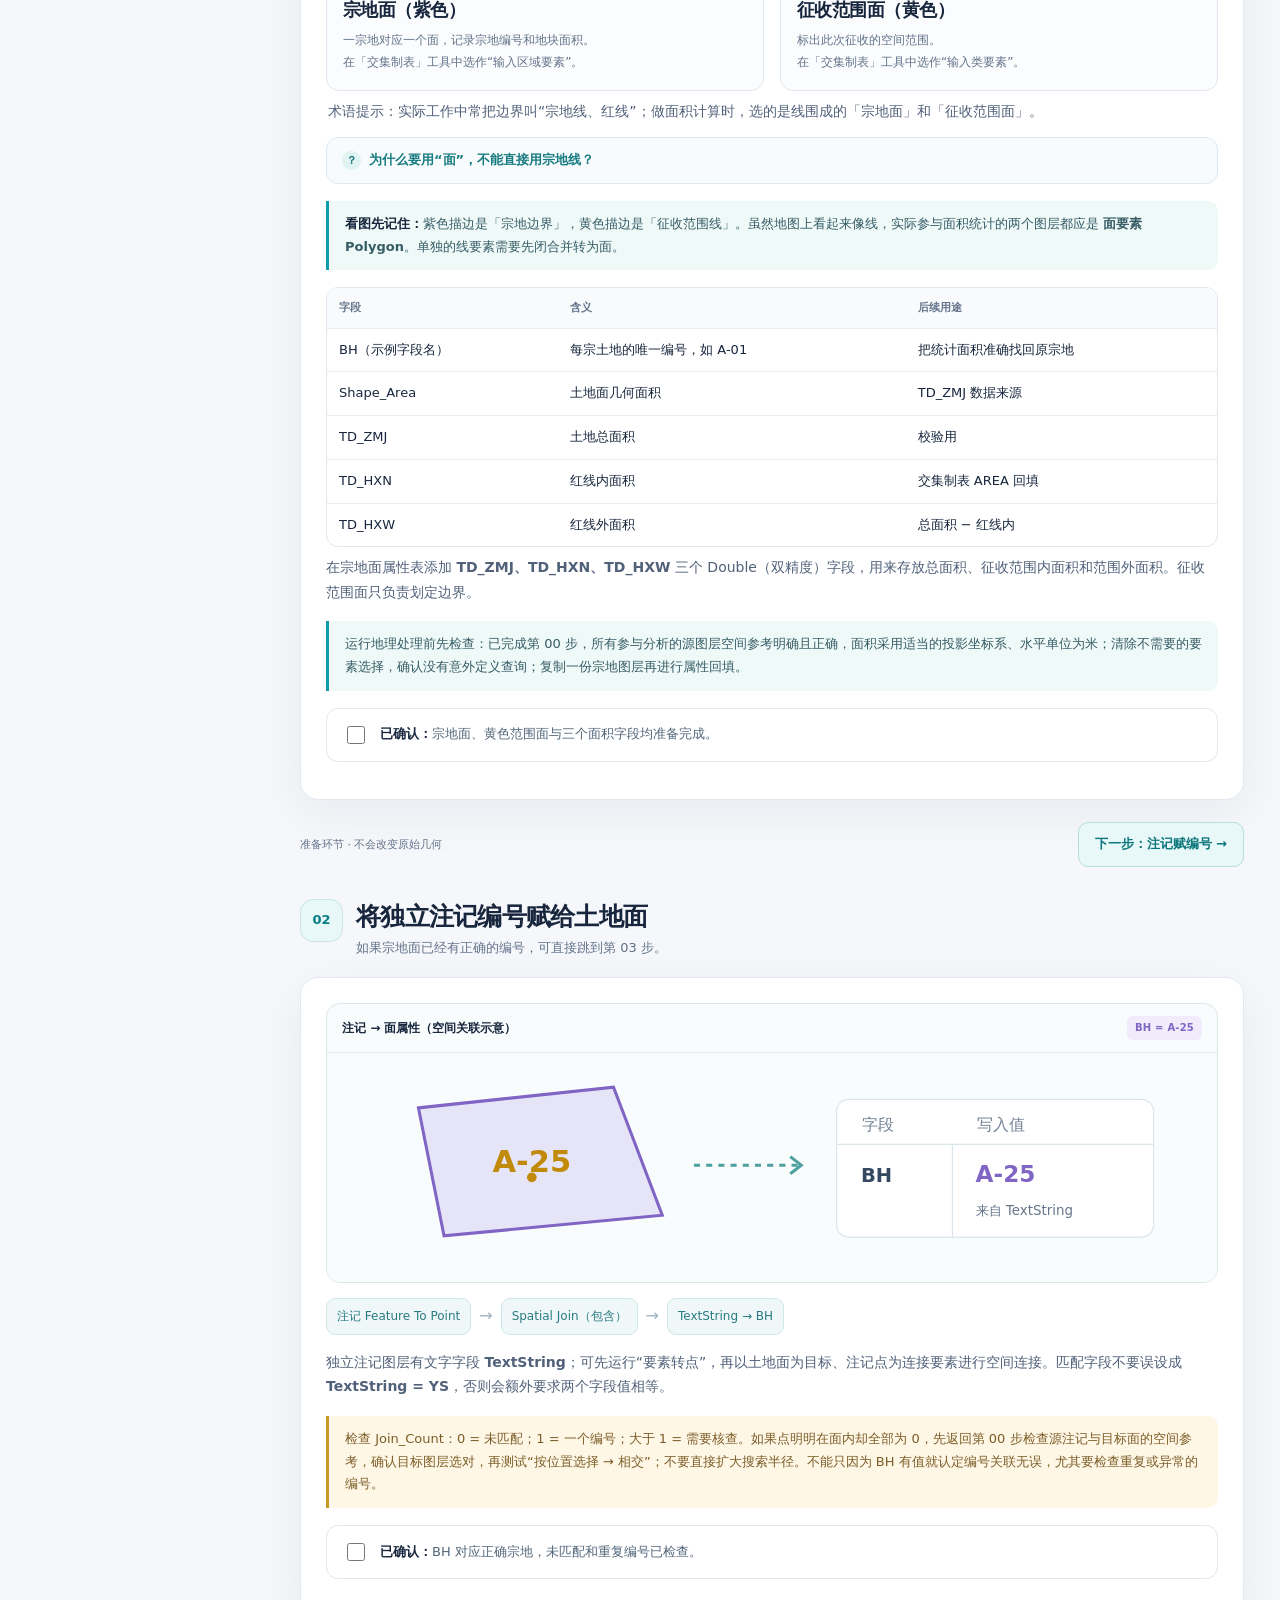
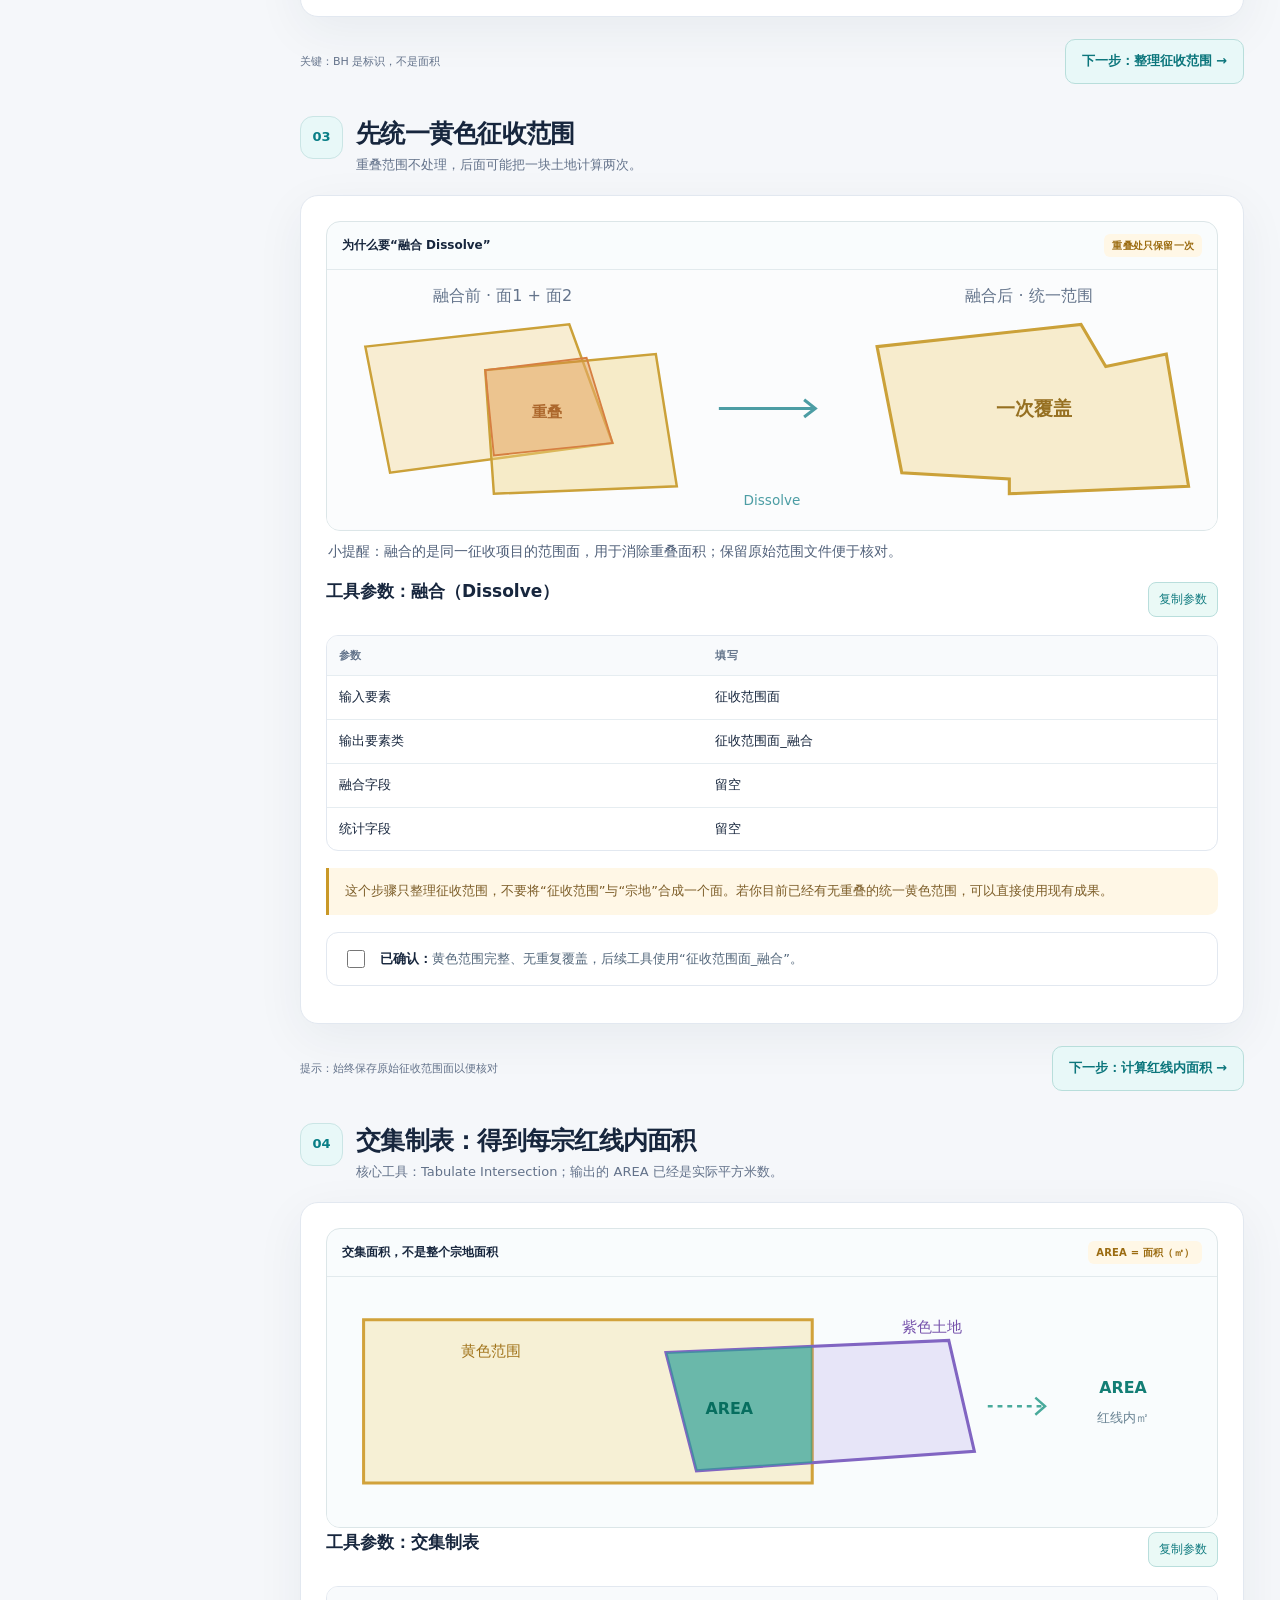
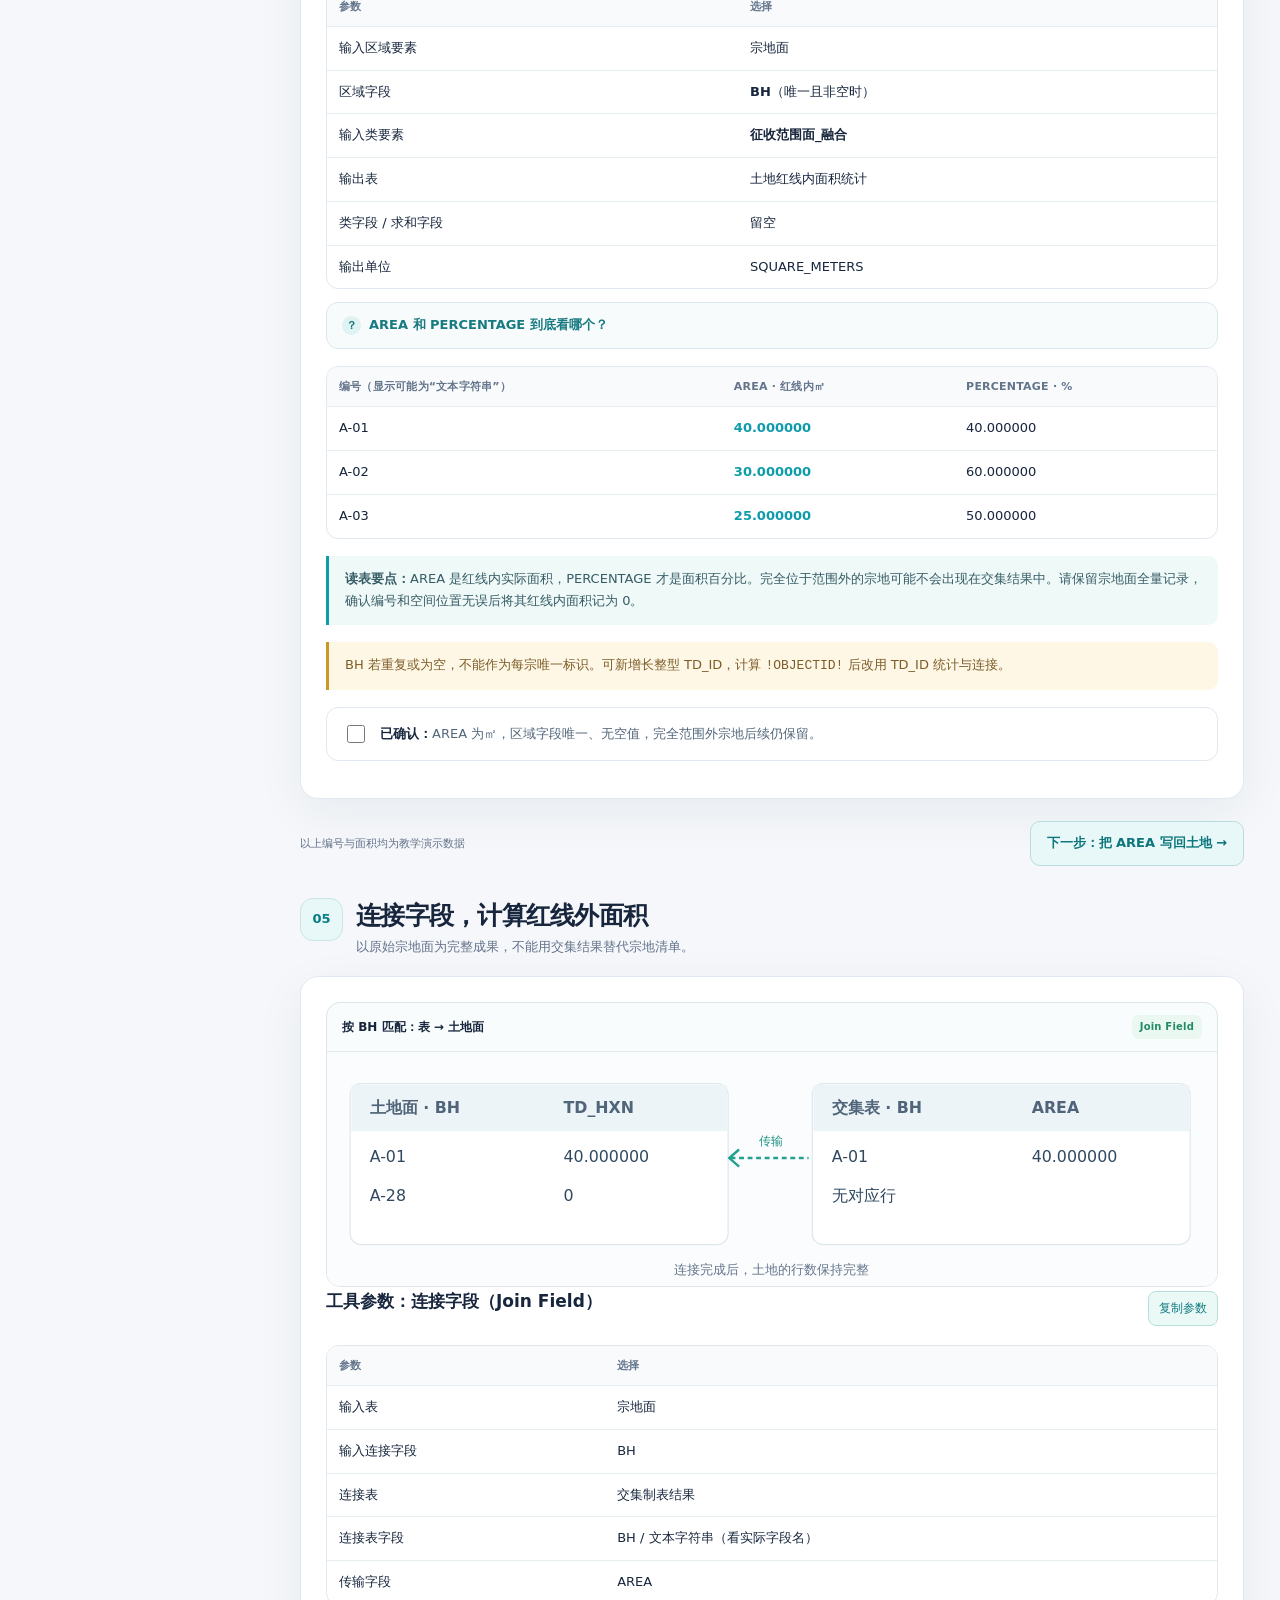
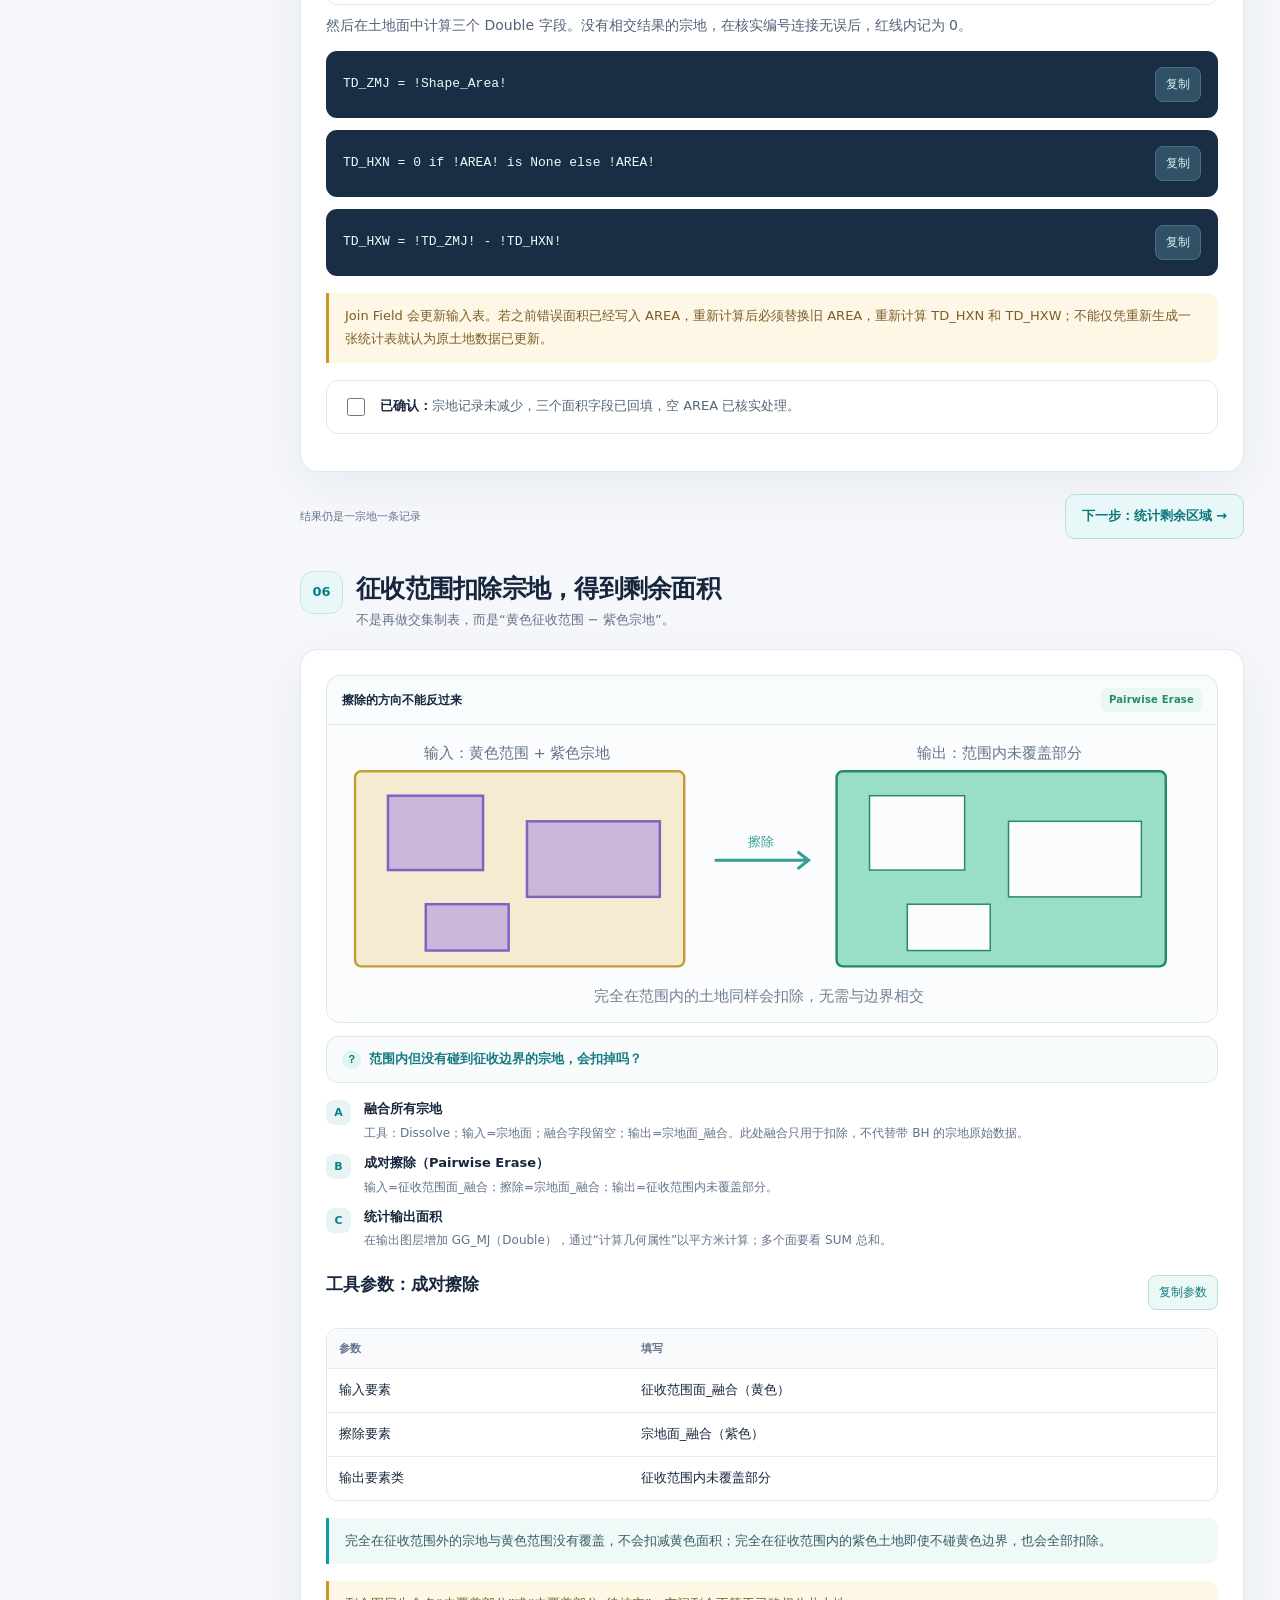
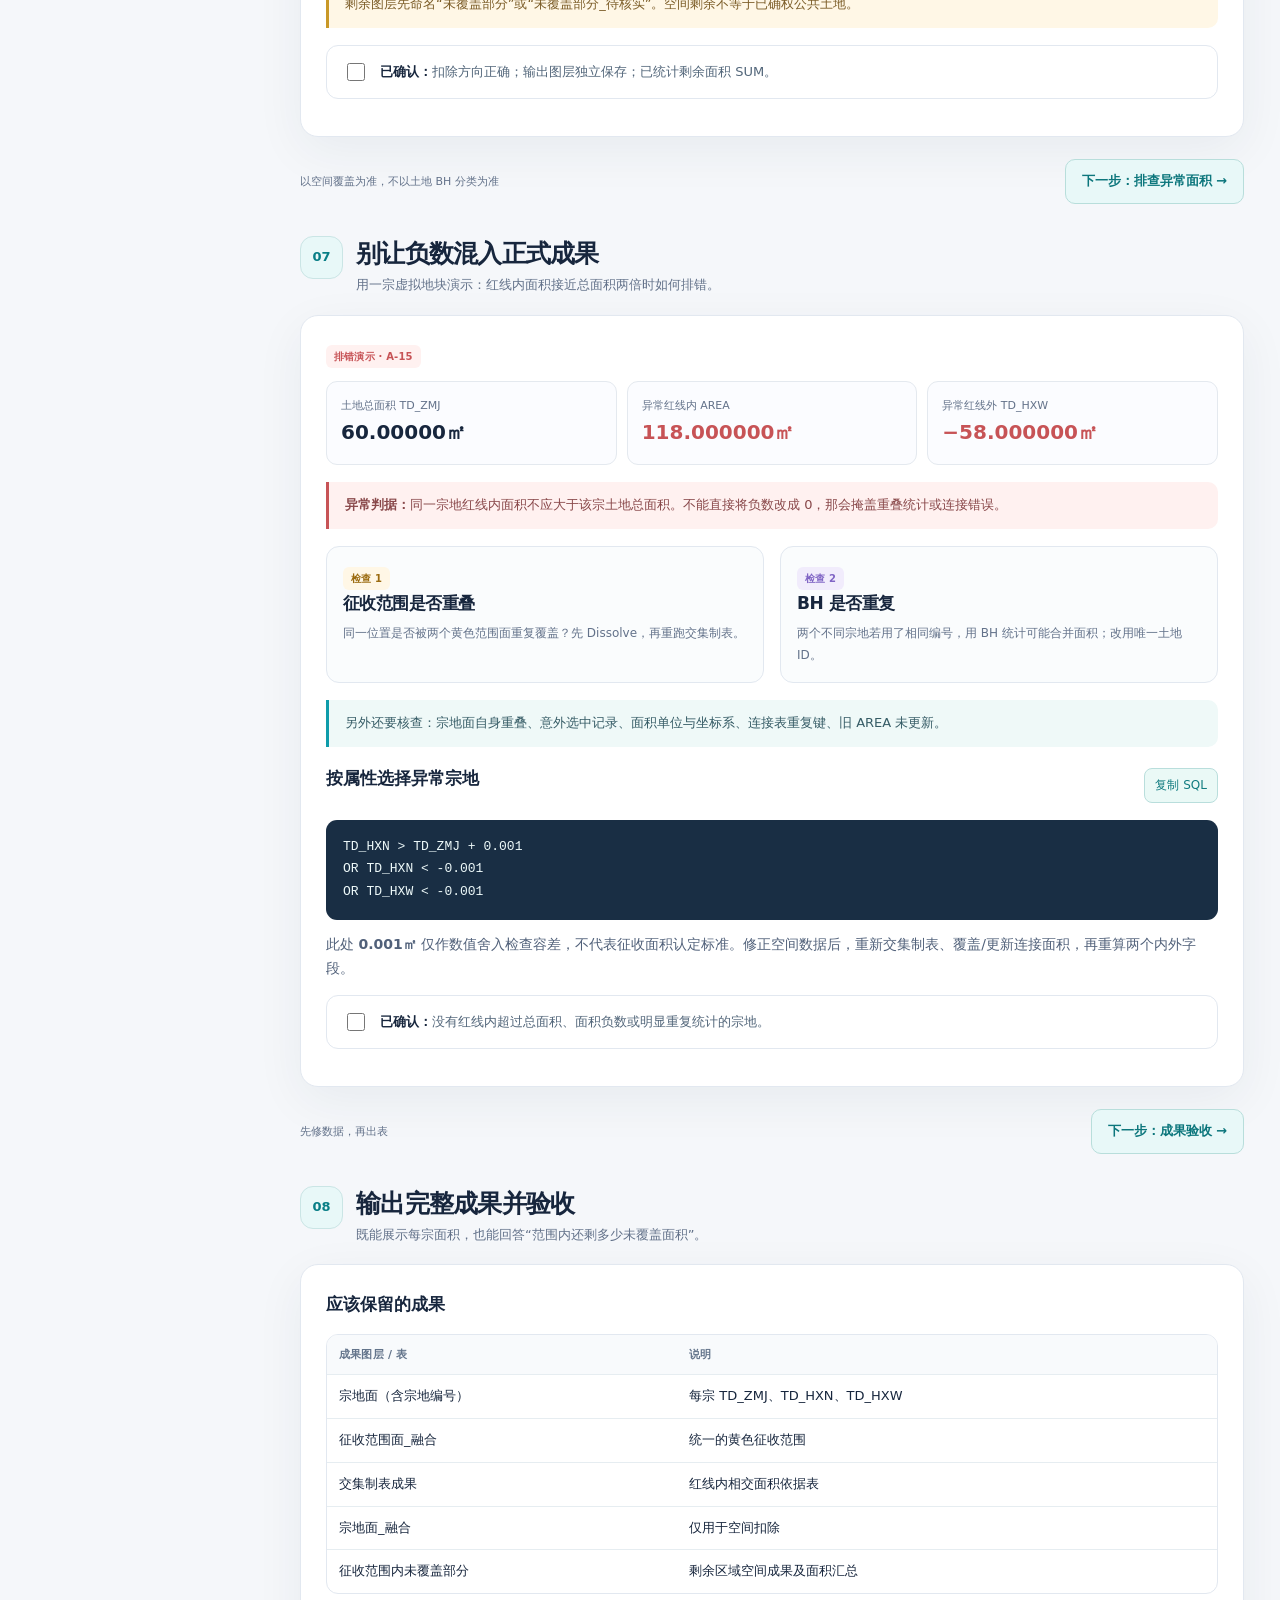
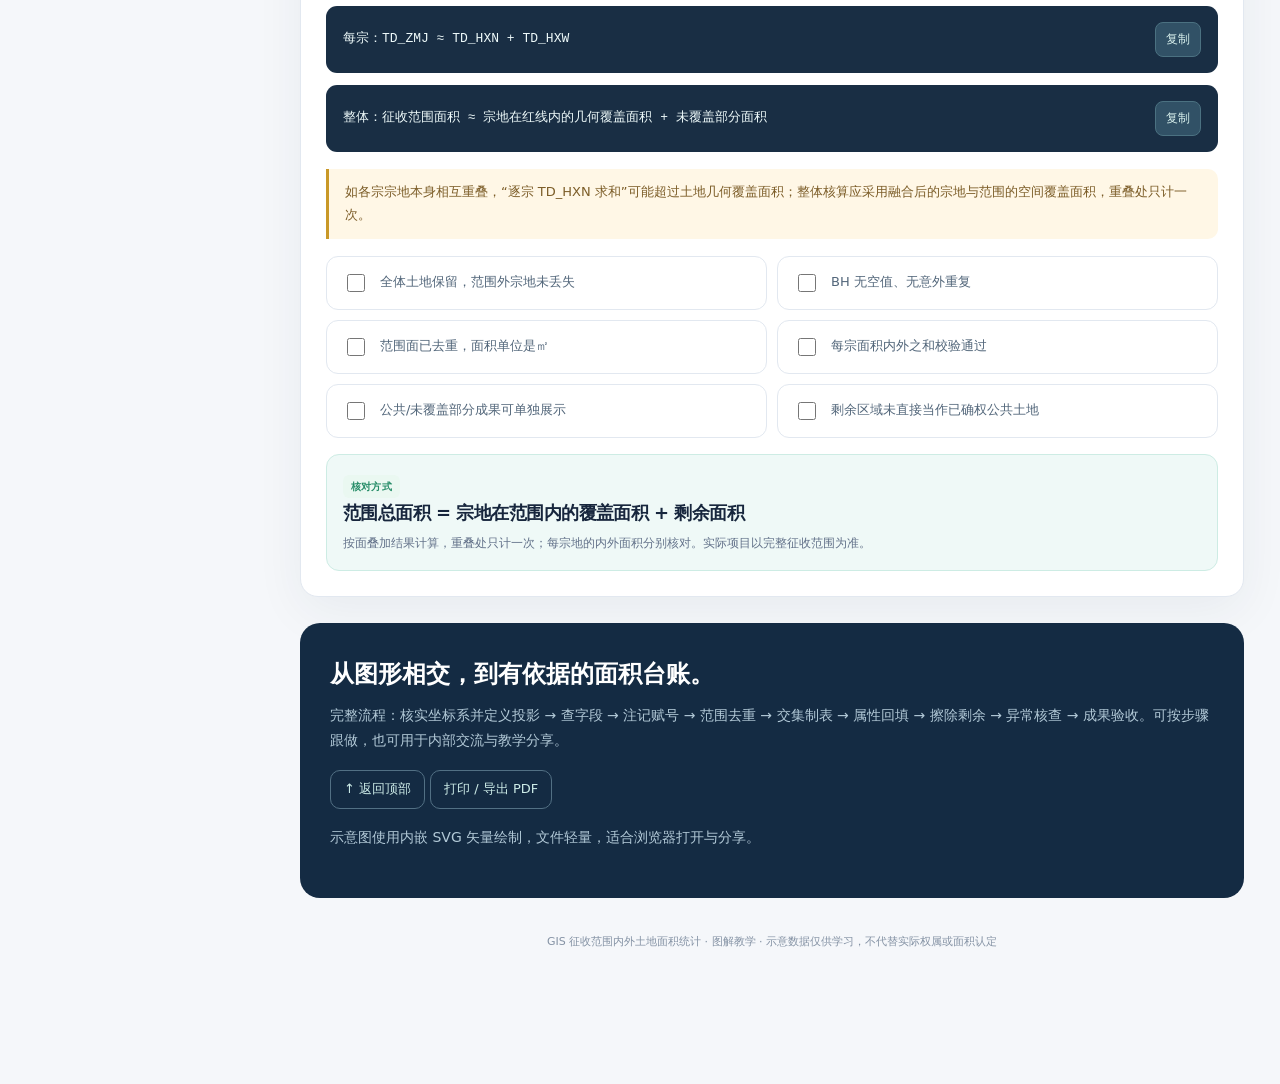
<file: demos/land-area-guide/index.html>
<!DOCTYPE html>

<html lang="zh-CN">
<head>
<meta charset="utf-8"/><meta content="width=device-width,initial-scale=1" name="viewport"/><meta content="light" name="color-scheme"/>
<title>征收范围内外土地面积统计 · 图解操作指南</title>
<style>
:root{--bg:#f5f7fa;--paper:#fff;--ink:#17263d;--muted:#63728a;--line:#e2e8f0;--cyan:#0e9caa;--cyan0:#e8f8f8;--violet:#8065c5;--violet0:#f1ecfc;--gold:#c99827;--gold0:#fff7e6;--green:#238b66;--green0:#eaf8f1;--red:#c75356;--red0:#fff1f0;--shadow:0 14px 50px rgba(24,48,75,.06);font-family:Inter,"Microsoft YaHei","PingFang SC",system-ui,sans-serif}
*{box-sizing:border-box}html{scroll-behavior:smooth;scroll-padding-top:84px}body{margin:0;background:var(--bg);color:var(--ink);line-height:1.75}button{font:inherit;cursor:pointer}a{color:inherit;text-decoration:none}button:focus-visible,a:focus-visible,input:focus-visible{outline:3px solid #59cbcf;outline-offset:3px}svg{max-width:100%;height:auto}::selection{background:#b5e7e5}.small{font-size:12px}.muted{color:var(--muted)}
.top{position:sticky;top:0;z-index:50;background:rgba(255,255,255,.92);backdrop-filter:blur(16px);border-bottom:1px solid var(--line)}.top-inner{height:66px;max-width:1440px;padding:0 36px;margin:auto;display:flex;align-items:center;gap:18px}.logo{height:35px;width:35px;border-radius:10px;background:#142a43;display:grid;place-items:center;color:#66ddce;font-size:20px;font-weight:900}.brand{line-height:1.15;font-weight:760;letter-spacing:.02em;white-space:nowrap}.brand small{font-weight:500;font-size:11px;color:var(--muted);display:block;margin-top:4px}.top-progress{height:3px;position:absolute;bottom:-1px;background:linear-gradient(90deg,var(--cyan),#78cfb7);width:0;transition:width .2s}.top-right{margin-left:auto;display:flex;gap:10px;align-items:center}.ghost{background:transparent;border:1px solid var(--line);border-radius:10px;padding:7px 13px;color:var(--ink);font-size:13px}.ghost:hover{background:#eff8f7}.pill{background:var(--cyan0);border:1px solid #cae9e7;color:#147e82;border-radius:100px;padding:4px 11px;font-size:11px;font-weight:700}
.layout{max-width:1440px;margin:auto;padding:34px 36px 100px;display:grid;grid-template-columns:232px minmax(0,1fr);gap:32px;align-items:start}.sidebar{position:sticky;top:96px}.side-panel{background:var(--paper);border:1px solid var(--line);padding:16px;border-radius:18px;box-shadow:var(--shadow)}.side-kicker{letter-spacing:.14em;font-size:10px;color:var(--muted);font-weight:850;padding:8px 12px}.nav{display:grid;gap:4px}.nav a{display:flex;align-items:center;gap:11px;padding:10px 11px;border-radius:10px;color:#53647d;font-size:13px;transition:.2s}.nav a:hover{background:#f3f7f9}.nav a.current{color:#087d85;background:#e9f8f7;font-weight:700}.nav .n{flex:0 0 25px;height:25px;display:grid;place-items:center;border:1px solid #d9e2e9;border-radius:8px;font-size:11px;font-weight:750}.nav a.current .n{background:var(--cyan);border-color:var(--cyan);color:white}.complete .n{background:#e8f6ef;border-color:#b4e1cd;color:#16835d!important}.side-note{background:#edf5f6;border:1px solid #d8e9eb;border-radius:13px;margin-top:14px;padding:15px;color:#4e6872;font-size:12px}.side-note strong{color:#285860}
.hero{background:#142b43;color:white;border-radius:24px;padding:50px 50px 35px;position:relative;overflow:hidden;box-shadow:0 22px 52px rgba(18,43,68,.11)}.hero:before{content:"";position:absolute;width:470px;height:470px;right:-160px;top:-170px;background:radial-gradient(circle,rgba(67,193,180,.23),transparent 70%);pointer-events:none}.eyebrow{color:#90d8d1;font-size:12px;letter-spacing:.17em;font-weight:750}.hero h1{font-size:clamp(30px,4vw,52px);letter-spacing:-.04em;line-height:1.28;margin:14px 0 17px;max-width:660px}.hero p{max-width:700px;color:#ccdae6;font-size:15px;margin:0}.hero-tags{display:flex;gap:8px;flex-wrap:wrap;margin:24px 0 30px}.hero-tags span{border:1px solid #486175;color:#d6e9eb;font-size:11px;padding:5px 10px;border-radius:100px}.hero-bottom{display:flex;align-items:center;gap:18px;border-top:1px solid #34516a;padding-top:24px}.primary{background:#49cfbf;border:0;border-radius:10px;color:#12324a;font-weight:800;padding:11px 17px}.primary:hover{background:#73e0d0}.hero-bottom small{color:#abbdcb}.hero-vector{position:absolute;right:-16px;bottom:-65px;width:210px;opacity:.34;pointer-events:none}
.main{min-width:0}.section{margin-top:32px;scroll-margin-top:92px}.step-head{display:flex;align-items:flex-start;gap:13px;margin:0 0 18px}.step-id{height:43px;min-width:43px;display:grid;place-items:center;border:1px solid #cae5e5;color:#087e86;background:var(--cyan0);border-radius:13px;font-size:13px;font-weight:800}.step-head h2{margin:0;font-size:25px;letter-spacing:-.03em;line-height:1.4}.step-head p{margin:3px 0 0;font-size:13px;color:var(--muted)}.panel{background:white;border:1px solid var(--line);border-radius:18px;padding:25px;box-shadow:var(--shadow);margin:15px 0}.panel h3{font-size:17px;margin:0 0 14px}.panel p{margin:8px 0 14px;font-size:14px;color:#51617a}.two{display:grid;grid-template-columns:1fr 1fr;gap:16px}.three{display:grid;grid-template-columns:repeat(3,minmax(0,1fr));gap:13px}.stat{border:1px solid var(--line);border-radius:13px;padding:16px;background:#fafcfd;min-width:0}.stat strong{font-size:25px;line-height:1.5;letter-spacing:-.03em;display:block;overflow-wrap:anywhere}.stat small{color:var(--muted)}.stat .sub{font-size:11px;color:var(--muted);margin-top:5px}.chip{display:inline-block;font-size:10px;font-weight:800;padding:3px 8px;border-radius:6px;letter-spacing:.02em}.chip.g{background:var(--green0);color:var(--green)}.chip.y{background:var(--gold0);color:#9b6b10}.chip.v{background:var(--violet0);color:var(--violet)}.chip.r{background:var(--red0);color:var(--red)}.tagline{font-size:12px;color:var(--muted);margin:6px 0 0}.callout{border-left:3px solid var(--cyan);border-radius:0 10px 10px 0;padding:12px 16px;background:#eff9f8;font-size:13px;color:#365c66;margin:17px 0}.callout.warn{background:#fff7e6;border-color:var(--gold);color:#7c5d28}.callout.danger{background:#fff1f0;border-color:var(--red);color:#89484a}.callout strong{color:var(--ink)}.diagram{border:1px solid #dce6e8;border-radius:14px;background:#f9fcfd;overflow:hidden}.diagram-head{display:flex;gap:10px;align-items:center;justify-content:space-between;padding:12px 15px;border-bottom:1px solid #e2eaed}.diagram-head strong{font-size:12px}.legend{display:flex;gap:15px;flex-wrap:wrap;font-size:11px;color:var(--muted)}.dot{display:inline-block;width:9px;height:9px;margin-right:5px;border-radius:3px;vertical-align:middle}.diagram svg{display:block;width:100%;max-height:310px}.diagram-caption{font-size:11px;color:#77879a;padding:0 15px 12px}.dim{opacity:.15;transition:opacity .25s}.map-personal,.map-yellow,.map-leftover{transition:opacity .25s}.view-buttons{display:flex;gap:6px;flex-wrap:wrap}.view-buttons button{border:1px solid #d7e5e7;color:#476579;background:#fff;border-radius:8px;padding:4px 9px;font-size:11px}.view-buttons button.active{background:#166b72;color:white;border-color:#166b72}
table{border-collapse:collapse;width:100%;font-size:13px;min-width:470px}th,td{padding:10px 12px;text-align:left;border-bottom:1px solid #e6edf1;white-space:nowrap}th{font-size:11px;letter-spacing:.02em;color:#63748b;background:#f8fafc}td{font-variant-numeric:tabular-nums}.tablewrap{border:1px solid var(--line);border-radius:12px;overflow-x:auto;margin:14px 0 7px}.tablewrap table tr:last-child td{border-bottom:0}.em{font-weight:800;color:var(--cyan)}.red{font-weight:800;color:var(--red)}.green{color:var(--green)}.param-head{display:flex;align-items:center;justify-content:space-between;gap:8px}.copy{border:1px solid #b9dedc;border-radius:8px;color:#117c80;background:#eaf9f6;font-size:12px;padding:6px 10px;white-space:nowrap}.copy:hover{background:#d2f3ed}.path{display:flex;gap:8px;flex-wrap:wrap;margin:14px 0}.path span{background:#f0f5f8;color:#51637b;border:1px solid #dfe8ee;border-radius:8px;padding:4px 10px;font-size:12px}.path b{color:#9caab8;font-weight:500;align-self:center}.formula{background:#192e44;color:#eefafa;border-radius:11px;padding:16px 17px;display:flex;align-items:center;justify-content:space-between;gap:10px;overflow:auto;margin:12px 0}.formula code{font-size:13px;white-space:pre-wrap;word-break:break-word}.formula .copy{background:#315166;color:#d8f0ec;border-color:#4b7181}.flow{display:flex;align-items:center;gap:8px;flex-wrap:wrap;margin:15px 0}.flow>span{font-size:12px;background:#eff7f8;color:#287b81;border:1px solid #cfe9e7;padding:7px 10px;border-radius:9px}.flow>i{color:#9db0be;font-style:normal}.tickrow{border:1px solid var(--line);padding:14px 16px;border-radius:12px;background:white;display:flex;align-items:center;gap:12px;margin:12px 0;cursor:pointer;user-select:none}.tickrow input{accent-color:var(--cyan);height:18px;width:18px}.tickrow span{font-size:13px;color:#52667a}.tickrow strong{color:var(--ink)}.tickrow:hover{border-color:#9bd2d1}.tickrow.checked{background:#f0fbf7;border-color:#b3e6d4}.step-footer{display:flex;align-items:center;justify-content:space-between;gap:10px;margin:22px 0 0}.next{border:1px solid #b8dedb;border-radius:10px;padding:10px 16px;background:var(--cyan0);font-size:13px;color:#0c767c;font-weight:760}.next:hover{background:#d9f4f0}.step-footer small{font-size:11px;color:var(--muted)}.checkgrid{display:grid;grid-template-columns:1fr 1fr;gap:10px}.checkgrid label{margin:0}.end{background:#142b43;color:#e4f0f4;border-radius:20px;padding:30px;margin-top:26px}.end h2{margin:0 0 8px;color:white}.end p{margin:0 0 18px;color:#b2c9d7;font-size:14px}.end .ghost{color:#cdece8;border-color:#527084}.footer{text-align:center;color:#8492a4;font-size:11px;margin:34px 0}.mobile-menu{display:none}.divider{height:1px;background:var(--line);margin:20px 0}.mini{font-size:12px;color:#738195}.timeline{display:flex;flex-direction:column;gap:10px}.timeline .item{display:flex;align-items:start;gap:13px;font-size:13px}.timeline .num{background:#e8f4f4;color:#0e7d84;border-radius:8px;min-width:25px;height:25px;text-align:center;line-height:25px;font-size:11px;font-weight:800}.timeline strong{display:block;margin:-2px 0 2px}.timeline small{display:block;color:var(--muted);font-size:12px}.qa{display:grid;grid-template-columns:repeat(3,minmax(0,1fr));gap:10px}.qa>div{border-radius:11px;padding:14px;border:1px solid #e4e9ef;background:#fbfcff}.qa span{color:var(--muted);font-size:11px;display:block}.qa strong{font-size:20px;font-variant-numeric:tabular-nums;overflow-wrap:anywhere}.notefoot{font-size:11px;color:#8594a7;margin-top:8px}
@media(max-width:1100px){.layout{grid-template-columns:200px minmax(0,1fr);gap:20px;padding:26px 20px 70px}.top-inner{padding:0 20px}.hero{padding:38px 33px}.panel{padding:20px}.two{grid-template-columns:1fr}}
@media(max-width:750px){.top-inner{height:58px;padding:0 16px}.brand{font-size:13px}.brand small{font-size:10px}.top-right .pill{display:none}.layout{display:block;padding:15px 14px 55px}.sidebar{position:static;margin-bottom:12px}.side-panel{padding:10px;border-radius:13px}.side-kicker,.side-note{display:none}.nav{display:flex;overflow:auto;scrollbar-width:thin;padding-bottom:3px;gap:4px}.nav a{white-space:nowrap;padding:6px 8px;font-size:11px}.nav .n{width:20px;min-width:20px;height:20px}.hero{padding:32px 23px 24px;border-radius:18px}.hero h1{font-size:32px}.hero p{font-size:13px}.hero-bottom{flex-wrap:wrap}.hero-vector{display:none}.section{margin-top:26px}.panel{padding:16px;border-radius:14px}.step-head h2{font-size:21px}.step-id{min-width:36px;height:36px}.three{grid-template-columns:1fr}.checkgrid{grid-template-columns:1fr}.qa{grid-template-columns:1fr}.top-right .ghost{font-size:11px;padding:6px 8px}.diagram-head{display:block}.view-buttons{margin-top:9px}.stat strong{font-size:23px}}
@media print{.top,.sidebar,.step-footer,.copy,.view-buttons,.hero-bottom,.tickrow input{display:none!important}body{background:white}.layout{display:block;padding:0}.hero{color:#17263d;background:#fff;border:2px solid #aaa;box-shadow:none;padding:25px}.hero p,.eyebrow{color:#444}.hero-tags span{color:#444;border-color:#aaa}.panel{box-shadow:none;break-inside:avoid}.section{break-before:auto}.step-head{margin-top:22px}.end{color:#17263d;background:#fff;border:1px solid #888}.end h2,.end p{color:#17263d}.two{grid-template-columns:1fr 1fr}}

/* 给初学者的短提示与可展开解释：辅助文字小、布局不拥挤 */
.stat small{display:block;line-height:1.8;margin-top:7px;font-size:12px}
.term-hint{font-size:12px;line-height:1.75;color:#64748b;margin:7px 0 13px;padding:0 2px}
.explain{margin:13px 0 17px;border:1px solid #dbe8ef;background:#f7fbfc;border-radius:12px;padding:11px 15px}
.explain summary{font-size:13px;font-weight:750;color:#187b81;cursor:pointer;list-style:none}
.explain summary:before{content:'？';display:inline-grid;place-items:center;width:19px;height:19px;margin-right:8px;border-radius:50%;background:#dff3f2;color:#19747a;font-size:11px}
.explain summary::-webkit-details-marker{display:none}
.explain p{margin:9px 0 2px;font-size:12px;color:#52647a;line-height:1.85}
@media(max-width:650px){.stat strong{overflow-wrap:anywhere}.explain{padding:10px 12px}}
</style>
</head>
<body>
<header class="top"><div class="top-inner"><div class="logo">◈</div><div class="brand">GIS 面积统计实操<small>征收范围内外面积统计 / 图解教学</small></div><div class="top-right"><span class="pill">离线可用 · 零图片资源</span><button class="ghost" onclick="window.print()">打印 / 保存 PDF</button></div></div><div class="top-progress" id="scrollbar"></div></header>
<div class="layout"><aside class="sidebar"><div class="side-panel"><div class="side-kicker">学习路径 · 9 个环节</div><nav class="nav" id="nav"><a class="current" href="#intro"><span class="n">◆</span>流程总览</a><a href="#s0"><span class="n">00</span>定义坐标系</a><a href="#s1"><span class="n">01</span>确认数据</a><a href="#s2"><span class="n">02</span>注记赋编号</a><a href="#s3"><span class="n">03</span>整理范围</a><a href="#s4"><span class="n">04</span>交集制表</a><a href="#s5"><span class="n">05</span>面积回填</a><a href="#s6"><span class="n">06</span>剩余区域</a><a href="#s7"><span class="n">07</span>排查异常</a><a href="#s8"><span class="n">08</span>成果验收</a></nav></div><div class="side-note"><strong>使用说明</strong><br/>页面中的地图均为内嵌 SVG 矢量示意，并非卫星影像或真实宗地图。点击步骤跳转、复制参数、勾选验收项；全部内容无需联网。</div></aside>
<main class="main">
<section class="hero" id="intro"><div class="eyebrow">URBAN RENEWAL / GIS WORKFLOW</div><h1>一条红线，算清<br/>每宗土地的内外面积。</h1><p>从检查源数据坐标系、定义投影开始，再完成注记编号关联、交集制表、面积回填与征收范围扣除宗地后的剩余面积统计。按步骤完成 ArcGIS Pro 征收范围内外面积统计。</p><div class="hero-tags"><span>ArcGIS Pro</span><span>矢量叠加分析</span><span>宗地测量</span><span>征收范围</span><span>9 个操作环节</span></div><div class="hero-bottom"><button class="primary" onclick="document.querySelector('#s0').scrollIntoView({behavior:'smooth'})">开始跟做 ↗</button><small>约 10 分钟浏览 · 单 HTML 文件 · 配图由 SVG 代码绘制</small></div><svg aria-hidden="true" class="hero-vector" viewbox="0 0 220 220"><path d="M23 32 146 17 192 94 148 188 50 202 17 114Z" fill="none" stroke="#6fd8cf" stroke-width="2"></path><path d="m23 32 103 70 20-85M17 114l109-12 66-8M50 202l76-100 22 86" fill="none" stroke="#78e4dc" stroke-width="2"></path><circle cx="126" cy="102" fill="#6fe5cd" r="12"></circle></svg></section>
<section class="section"><div class="panel"><h3>先认识图上的三种区域</h3><div class="diagram"><div class="diagram-head"><strong>图层关系示意（点击切换）</strong><div aria-label="地图图层切换" class="view-buttons" role="group"><button class="active" data-view="all">原始叠加</button><button data-view="inside">红线内宗地</button><button data-view="leftover">扣除后剩余区域</button></div></div><svg aria-label="黄色征收范围、紫色宗地以及绿色的剩余区域示意" role="img" viewbox="0 0 780 320"><defs><clippath id="study-range"><path d="M102 41 L548 27 L644 97 L606 267 L208 287 L103 205 Z"></path></clippath><pattern height="30" id="grid" patternunits="userSpaceOnUse" width="30"><path d="M30 0H0V30" fill="none" stroke="#dbe8e9" stroke-width=".7"></path></pattern><mask id="leftover-mask"><rect fill="black" height="320" width="780" x="0" y="0"></rect><path d="M102 41 L548 27 L644 97 L606 267 L208 287 L103 205 Z" fill="white"></path><g fill="black"><path d="M177 94 286 88 301 162 172 172Z"></path><path d="M332 107 459 77 499 164 368 191Z"></path><path d="M545 142 718 135 707 228 534 246Z"></path><path d="M242 203 326 198 340 261 247 268Z"></path></g></mask></defs><rect fill="#f8fcfd" height="320" width="780"></rect><rect fill="url(#grid)" height="320" width="780"></rect><g class="map-yellow"><path d="M102 41 L548 27 L644 97 L606 267 L208 287 L103 205 Z" fill="#eed68e" fill-opacity=".29" stroke="#d4a73e" stroke-width="3"></path></g><g class="map-leftover" opacity="0"><rect fill="#46b997" fill-opacity=".42" height="320" mask="url(#leftover-mask)" width="780" x="0" y="0"></rect></g><g class="map-personal" fill="#9c83dc" fill-opacity=".30" stroke="#795fba" stroke-width="2.4"><path d="M177 94 286 88 301 162 172 172Z"></path><path d="M332 107 459 77 499 164 368 191Z"></path><path d="M545 142 718 135 707 228 534 246Z"></path><path d="M242 203 326 198 340 261 247 268Z"></path></g><g fill="#6546aa" font-size="15" font-weight="700" text-anchor="middle"><text x="235" y="135">A-01</text><text x="414" y="136">A-02</text><text x="630" y="193">A-03</text><text x="292" y="236">B-01</text></g><g fill="#6f8292" font-size="12"><text x="21" y="26">用示意图说明空间关系，不对应真实地块位置</text><text fill="#b58a2a" x="642" y="66">征收红线</text></g></svg><div class="diagram-caption">A-01 全部在内；A-02、A-03 部分相交；剩余区域 = 黄色范围 − 紫色土地在范围内的覆盖。</div></div><div class="three" style="margin-top:14px"><div class="stat"><span class="chip y">黄色</span><strong>征收范围</strong><small>征收范围面 · Polygon</small></div><div class="stat"><span class="chip v">紫色</span><strong>宗地</strong><small>带 BH 编号的宗地 Polygon</small></div><div class="stat"><span class="chip g">绿色</span><strong>剩余区域</strong><small>尚未被宗地覆盖部分</small></div></div><div class="callout warn">空间上的“剩余区域”≠ 法律意义上的“公共土地”。可能包含道路、公共空地，也可能包含尚未调查的宗地；权属需另行核实。</div></div></section>
<section class="section" id="s0"><div class="step-head"><div class="step-id">00</div><div><h2>检查坐标系，先给源数据定义投影</h2><p>从实际案例补充：注记明明在宗地面内，空间连接却全部 Join_Count = 0。</p></div></div>
<div class="panel">
<div class="callout warn"><strong>这次排错得到的经验：</strong>屏幕上看起来重合，不代表两个数据集具备正确且一致的空间参考。源注记没有坐标系时，应先核实其真实坐标系并运行“定义投影”，再测试空间关系；不要一味增大搜索半径。</div>
<div class="diagram"><div class="diagram-head"><strong>定义投影：只补空间参考信息，不移动点或面</strong><span class="chip g">Define Projection</span></div>
<svg role="img" aria-label="左右两幅示意图中点与宗地面形状位置相同，左侧缺少坐标系信息，右侧定义投影后才明确了坐标值代表的真实位置" viewbox="0 0 730 220">
<rect fill="#f9fcfd" width="730" height="220"/>
<g stroke="#dce8ed" stroke-width="1"><path d="M25 55H308M25 105H308M25 155H308M75 27V186M145 27V186M215 27V186M285 27V186M421 55H704M421 105H704M421 155H704M471 27V186M541 27V186M611 27V186M681 27V186"/></g>
<path d="M64 69 229 50 271 152 92 166Z" fill="#a58add" fill-opacity=".23" stroke="#8065c5" stroke-width="2.2"/>
<circle cx="154" cy="109" r="6" fill="#e5a827" stroke="#fff" stroke-width="2"/>
<text x="154" y="134" font-size="12" text-anchor="middle" fill="#815fae" font-weight="700">CZ-49</text>
<path d="M460 69 625 50 667 152 488 166Z" fill="#a58add" fill-opacity=".23" stroke="#8065c5" stroke-width="2.2"/>
<circle cx="550" cy="109" r="6" fill="#e5a827" stroke="#fff" stroke-width="2"/>
<text x="550" y="134" font-size="12" text-anchor="middle" fill="#815fae" font-weight="700">CZ-49</text>
<path d="M319 107H405m-9-7 9 7-9 7" fill="none" stroke="#159c98" stroke-width="2.5"/>
<text x="362" y="91" text-anchor="middle" font-size="11" fill="#158781" font-weight="700">定义投影</text>
<text x="166" y="22" font-size="12" text-anchor="middle" fill="#9c651c" font-weight="750">定义前：空间参考未知</text>
<text x="562" y="22" font-size="12" text-anchor="middle" fill="#158365" font-weight="750">定义后：坐标系已明确</text>
<text x="166" y="203" font-size="11" text-anchor="middle" fill="#7c8da0">几何坐标值不变</text>
<text x="562" y="203" font-size="11" text-anchor="middle" fill="#7c8da0">再核查匹配与面积单位</text>
</svg><div class="diagram-caption">仅示意数据的空间参考元信息变化，不代表“定义投影”会自动纠正偏移或转换坐标。</div></div>
<h3 style="margin-top:22px">跟做顺序</h3>
<div class="timeline">
<div class="item"><span class="num">1</span><div><strong>逐一检查实际参与运算的源数据</strong><small>右键图层 → 属性 → 源 → 空间参考。分别检查宗地面、征收范围面、注记点；尤其留意 CAD 注记转换得到的点是否显示“未知（Unknown）”。不要只检查地图本身的坐标系。</small></div></div>
<div class="item"><span class="num">2</span><div><strong>核实原始数据真实使用的坐标系</strong><small>查看原始 CAD / 测绘成果的坐标系说明、已知控制点或可靠参照数据。不能只凭“图上差不多对得上”或者坐标值大小就认定具体投影带、中央经线和单位。</small></div></div>
<div class="item"><span class="num">3</span><div><strong>对空间参考未知的源数据运行「定义投影」</strong><small>地理处理搜索 Define Projection（定义投影）；输入数据选没有坐标系的源要素类，坐标系选经核实的真实坐标系。源注记和源宗地面若都未知，分别检查并处理；推荐先备份。输出处理会修改输入数据的空间参考信息。</small></div></div>
<div class="item"><span class="num">4</span><div><strong>验证后再进行空间连接</strong><small>检查图层源信息是否已显示正确坐标系、图层与已知位置是否吻合；用“按位置选择 → 相交”测试点与宗地面，再运行 Spatial Join，核对 Join_Count 与 TextString。</small></div></div>
</div>
<div class="param-head" style="margin-top:20px"><h3>工具参数：定义投影（Define Projection）</h3><button class="copy" data-copy="工具：定义投影（Define Projection）\n输入数据集：空间参考未知的源注记点或宗地面（按实际情况分别处理）\n坐标系：依据原始 CAD、测绘成果或可靠参照数据核实后的真实坐标系\n完成后：按位置选择 → 相交；核对 Join_Count">复制参数</button></div>
<div class="tablewrap"><table><thead><tr><th>参数 / 检查项</th><th>如何设置</th></tr></thead><tbody><tr><td>输入数据集</td><td>实际参与空间连接且空间参考未知的源图层</td></tr><tr><td>坐标系</td><td>已核实的真实坐标系，而不是猜测的地图显示坐标系</td></tr><tr><td>是否新建图层</td><td>此工具直接修改输入数据的空间参考定义；先备份</td></tr><tr><td>处理完成</td><td>检查源 → 空间参考，再测试“相交”</td></tr></tbody></table></div>
<div class="two">
<div class="stat"><span class="chip g">定义投影 · Define Projection</span><strong style="font-size:17px">补上正确“坐标说明”</strong><small>用于空间参考未知、但坐标值本身已经是正确值的源数据。坐标数值和几何形状不改变。</small></div>
<div class="stat"><span class="chip v">投影转换 · Project</span><strong style="font-size:17px">把数据变换到目标坐标系</strong><small>用于已知原坐标系、需要转换成另一坐标系的数据。会计算新坐标，并生成输出要素类。</small></div>
</div>
<details class="explain"><summary>源数据与目标面在地图上重合，为何仍可能无法关联？</summary><p>ArcGIS Pro 地图可以按地图坐标系动态显示不同图层；但图层若缺少或错误标注空间参考，地理处理就缺少可靠的空间定位依据。另需检查是否选错同名图层、是否存在定义查询、点是否落在真正的目标面内。定义正确坐标系后应重新测试，不能保证所有 0 匹配都仅由这一问题造成。</p></details>
<div class="callout danger"><strong>勿混用：</strong>不知道真实坐标系时不要随意点选“CGCS2000”或某个投影带；若源数据的坐标已被实际变换，或当前坐标系已知但要统一到另一套坐标系，应使用“投影（Project）”，而不是靠“定义投影”修正坐标。</div>
<label class="tickrow"><input type="checkbox"/><span><strong>已确认：</strong>注记点、宗地面、范围面的真实空间参考已核实；未知源数据已正确定义投影，点面相交测试通过。</span></label>
</div><div class="step-footer"><small>前置环节 · 先确定坐标身份，再做空间匹配</small><a class="next" href="#s1">下一步：确认图层与字段 →</a></div></section>
<section class="section" id="s1"><div class="step-head"><div class="step-id">01</div><div><h2>确认图层与字段</h2><p>先区分“用于统计的范围”和“需要统计面积的宗地”。</p></div></div><div class="panel"><div class="two"><div class="stat"><span class="chip v">① 要统计的地块</span><strong style="font-size:18px">宗地面（紫色）</strong><small>一宗地对应一个面，记录宗地编号和地块面积。<br/>在「交集制表」工具中选作“输入区域要素”。</small></div><div class="stat"><span class="chip y">② 用来划界的范围</span><strong style="font-size:18px">征收范围面（黄色）</strong><small>标出此次征收的空间范围。<br/>在「交集制表」工具中选作“输入类要素”。</small></div></div><p class="term-hint">术语提示：实际工作中常把边界叫“宗地线、红线”；做面积计算时，选的是线围成的「宗地面」和「征收范围面」。</p>
<details class="explain"><summary>为什么要用“面”，不能直接用宗地线？</summary><p>线用于表达边界，面才能表达占地范围并计算面积。在图层属性 → 源中查看“几何类型”：Polygon＝面，Polyline＝线。若手里只有闭合的边界线，先使用“要素转面（Feature To Polygon）”生成面，再继续操作。</p></details><div class="callout"><strong>看图先记住：</strong>紫色描边是「宗地边界」，黄色描边是「征收范围线」。虽然地图上看起来像线，实际参与面积统计的两个图层都应是 <b>面要素 Polygon</b>。单独的线要素需要先闭合并转为面。</div><div class="tablewrap"><table><thead><tr><th>字段</th><th>含义</th><th>后续用途</th></tr></thead><tbody><tr><td>BH（示例字段名）</td><td>每宗土地的唯一编号，如 A-01</td><td>把统计面积准确找回原宗地</td></tr><tr><td>Shape_Area</td><td>土地面几何面积</td><td>TD_ZMJ 数据来源</td></tr><tr><td>TD_ZMJ</td><td>土地总面积</td><td>校验用</td></tr><tr><td>TD_HXN</td><td>红线内面积</td><td>交集制表 AREA 回填</td></tr><tr><td>TD_HXW</td><td>红线外面积</td><td>总面积 − 红线内</td></tr></tbody></table></div><p>在宗地面属性表添加 <b>TD_ZMJ、TD_HXN、TD_HXW</b> 三个 Double（双精度）字段，用来存放总面积、征收范围内面积和范围外面积。征收范围面只负责划定边界。</p><div class="callout">运行地理处理前先检查：已完成第 00 步，所有参与分析的源图层空间参考明确且正确，面积采用适当的投影坐标系、水平单位为米；清除不需要的要素选择，确认没有意外定义查询；复制一份宗地图层再进行属性回填。</div><label class="tickrow"><input type="checkbox"/><span><strong>已确认：</strong>宗地面、黄色范围面与三个面积字段均准备完成。</span></label></div><div class="step-footer"><small>准备环节 · 不会改变原始几何</small><a class="next" href="#s2">下一步：注记赋编号 →</a></div></section>
<section class="section" id="s2"><div class="step-head"><div class="step-id">02</div><div><h2>将独立注记编号赋给土地面</h2><p>如果宗地面已经有正确的编号，可直接跳到第 03 步。</p></div></div><div class="panel"><div class="diagram"><div class="diagram-head"><strong>注记 → 面属性（空间关联示意）</strong><span class="chip v">BH = A-25</span></div><svg aria-label="黄色文字A-25的位置匹配到紫色宗地，最终写入BH字段" role="img" viewbox="0 0 730 188"><rect fill="#f9fcfd" height="188" width="730"></rect><path d="M75 45 235 28 275 133 96 150Z" fill="#9c83dc" fill-opacity=".20" stroke="#8065c5" stroke-width="2.5"></path><text fill="#c18a0a" font-size="25" font-weight="700" text-anchor="middle" x="168" y="98">A-25</text><circle cx="168" cy="102" fill="#c18a0a" r="4"></circle><path d="M301 92H388" stroke="#4e9fa0" stroke-dasharray="5 5" stroke-width="2.5"></path><path d="m380 85 9 7-9 7" fill="none" stroke="#4e9fa0" stroke-width="2.5"></path><rect fill="white" height="113" rx="10" stroke="#dae5ec" width="260" x="418" y="38"></rect><path d="M418 75H678M513 75V151" stroke="#dae5ec"></path><text fill="#748397" font-size="13" x="439" y="63">字段</text><text fill="#748397" font-size="13" x="533" y="63">写入值</text><text fill="#344961" font-size="16" font-weight="700" x="438" y="106">BH</text><text fill="#8065c5" font-size="19" font-weight="800" x="532" y="106">A-25</text><text fill="#64758a" font-size="11" x="532" y="133">来自 TextString</text></svg></div><div class="flow"><span>注记 Feature To Point</span><i>→</i><span>Spatial Join（包含）</span><i>→</i><span>TextString → BH</span></div><p>独立注记图层有文字字段 <b>TextString</b>；可先运行“要素转点”，再以土地面为目标、注记点为连接要素进行空间连接。匹配字段不要误设成 <b>TextString = YS</b>，否则会额外要求两个字段值相等。</p><div class="callout warn">检查 Join_Count：0 = 未匹配；1 = 一个编号；大于 1 = 需要核查。如果点明明在面内却全部为 0，先返回第 00 步检查源注记与目标面的空间参考，确认目标图层选对，再测试“按位置选择 → 相交”；不要直接扩大搜索半径。不能只因为 BH 有值就认定编号关联无误，尤其要检查重复或异常的编号。</div><label class="tickrow"><input type="checkbox"/><span><strong>已确认：</strong>BH 对应正确宗地，未匹配和重复编号已检查。</span></label></div><div class="step-footer"><small>关键：BH 是标识，不是面积</small><a class="next" href="#s3">下一步：整理征收范围 →</a></div></section>
<section class="section" id="s3"><div class="step-head"><div class="step-id">03</div><div><h2>先统一黄色征收范围</h2><p>重叠范围不处理，后面可能把一块土地计算两次。</p></div></div><div class="panel"><div class="diagram"><div class="diagram-head"><strong>为什么要“融合 Dissolve”</strong><span class="chip y">重叠处只保留一次</span></div><svg aria-label="左侧两个黄色范围面重叠，右侧融合后重叠消除" role="img" viewbox="0 0 720 210"><rect fill="#fbfcfd" height="210" width="720"></rect><text fill="#64748b" font-size="13" text-anchor="middle" x="142" y="25">融合前 · 面1 + 面2</text><text fill="#64748b" font-size="13" text-anchor="middle" x="568" y="25">融合后 · 统一范围</text><path d="M31 62 196 44 231 140 51 164Z" fill="#efd07e" fill-opacity=".34" stroke="#cba139" stroke-width="2"></path><path d="M128 81 266 68 283 175 135 181Z" fill="#f0d485" fill-opacity=".44" stroke="#cba139" stroke-width="2"></path><path d="M128 81 210 71 231 140 135 150Z" fill="#d67f42" fill-opacity=".30" stroke="#d67f42" stroke-width="1.5"></path><text fill="#ac672c" font-size="12" font-weight="700" x="166" y="119">重叠</text><path d="M317 112H395m-9-7 9 7-9 7" fill="none" stroke="#4c9da4" stroke-width="2.5"></path><path d="M445 62 610 44 630 78 679 68 697 175 552 181 552 169 465 164Z" fill="#efd07e" fill-opacity=".38" stroke="#cba139" stroke-width="2.5"></path><text fill="#967021" font-size="15" font-weight="750" text-anchor="middle" x="572" y="117">一次覆盖</text><text fill="#4c9da4" font-size="11" text-anchor="middle" x="360" y="190">Dissolve</text></svg></div><p class="term-hint">小提醒：融合的是同一征收项目的范围面，用于消除重叠面积；保留原始范围文件便于核对。</p><div class="param-head"><h3>工具参数：融合（Dissolve）</h3><button class="copy" data-copy="输入要素：征收范围面\n输出要素类：征收范围面_融合\n融合字段：留空\n统计字段：留空">复制参数</button></div><div class="tablewrap"><table><thead><tr><th>参数</th><th>填写</th></tr></thead><tbody><tr><td>输入要素</td><td>征收范围面</td></tr><tr><td>输出要素类</td><td>征收范围面_融合</td></tr><tr><td>融合字段</td><td>留空</td></tr><tr><td>统计字段</td><td>留空</td></tr></tbody></table></div><div class="callout warn">这个步骤只整理征收范围，不要将“征收范围”与“宗地”合成一个面。若你目前已经有无重叠的统一黄色范围，可以直接使用现有成果。</div><label class="tickrow"><input type="checkbox"/><span><strong>已确认：</strong>黄色范围完整、无重复覆盖，后续工具使用“征收范围面_融合”。</span></label></div><div class="step-footer"><small>提示：始终保存原始征收范围面以便核对</small><a class="next" href="#s4">下一步：计算红线内面积 →</a></div></section>
<section class="section" id="s4"><div class="step-head"><div class="step-id">04</div><div><h2>交集制表：得到每宗红线内面积</h2><p>核心工具：Tabulate Intersection；输出的 AREA 已经是实际平方米数。</p></div></div><div class="panel"><div class="diagram"><div class="diagram-head"><strong>交集面积，不是整个宗地面积</strong><span class="chip y">AREA = 面积（㎡）</span></div><svg aria-label="一宗紫色土地有一部分落在黄色征收范围内，仅相交部分计入AREA" role="img" viewbox="0 0 730 205"><defs><clippath id="tab-bound"><path d="M30 35H398V169H30Z"></path></clippath></defs><rect fill="#f9fcfd" height="205" width="730"></rect><path d="M30 35H398V169H30Z" fill="#efd581" fill-opacity=".32" stroke="#d1a23b" stroke-width="2.5"></path><path d="M278 62 510 52 531 143 303 159Z" fill="#9679db" fill-opacity=".18" stroke="#8165c2" stroke-width="2.5"></path><g clip-path="url(#tab-bound)"><path d="M278 62 510 52 531 143 303 159Z" fill="#23a590" fill-opacity=".63"></path></g><text fill="#076e5f" font-size="13" font-weight="750" text-anchor="middle" x="330" y="112">AREA</text><text fill="#a2751d" font-size="12" x="110" y="65">黄色范围</text><text fill="#7753ac" font-size="12" x="472" y="45">紫色土地</text><path d="M542 106H588" stroke="#49aa9b" stroke-dasharray="4 4" stroke-width="2"></path><path d="m581 99 8 7-8 7" fill="none" stroke="#49aa9b" stroke-width="2"></path><text fill="#137e75" font-size="13" font-weight="800" text-anchor="middle" x="653" y="95">AREA</text><text fill="#698393" font-size="11" text-anchor="middle" x="653" y="119">红线内㎡</text></svg></div><div class="param-head"><h3>工具参数：交集制表</h3><button class="copy" data-copy="输入区域要素：宗地面\n区域字段：BH（请选你自己的唯一宗地编号字段）（须唯一且非空；否则用TD_ID）\n输入类要素：征收范围面_融合\n输出表：土地红线内面积统计\n类字段：留空\n求和字段：留空\n输出单位：SQUARE_METERS">复制参数</button></div><div class="tablewrap"><table><thead><tr><th>参数</th><th>选择</th></tr></thead><tbody><tr><td>输入区域要素</td><td>宗地面</td></tr><tr><td>区域字段</td><td><b>BH</b>（唯一且非空时）</td></tr><tr><td>输入类要素</td><td><b>征收范围面_融合</b></td></tr><tr><td>输出表</td><td>土地红线内面积统计</td></tr><tr><td>类字段 / 求和字段</td><td>留空</td></tr><tr><td>输出单位</td><td>SQUARE_METERS</td></tr></tbody></table></div><details class="explain"><summary>AREA 和 PERCENTAGE 到底看哪个？</summary><p>只想要实际平方米数，看 AREA；想看“这宗地有多大比例被征收”，看 PERCENTAGE。比如宗地总面积 100㎡，红线内 40㎡，则 AREA＝40㎡，PERCENTAGE＝40%。</p></details><div class="tablewrap"><table><thead><tr><th>编号（显示可能为“文本字符串”）</th><th>AREA · 红线内㎡</th><th>PERCENTAGE · %</th></tr></thead><tbody><tr><td>A-01</td><td class="em">40.000000</td><td>40.000000</td></tr><tr><td>A-02</td><td class="em">30.000000</td><td>60.000000</td></tr><tr><td>A-03</td><td class="em">25.000000</td><td>50.000000</td></tr></tbody></table></div><div class="callout"><b>读表要点：</b>AREA 是红线内实际面积，PERCENTAGE 才是面积百分比。完全位于范围外的宗地可能不会出现在交集结果中。请保留宗地面全量记录，确认编号和空间位置无误后将其红线内面积记为 0。</div><div class="callout warn">BH 若重复或为空，不能作为每宗唯一标识。可新增长整型 TD_ID，计算 <code>!OBJECTID!</code> 后改用 TD_ID 统计与连接。</div><label class="tickrow"><input type="checkbox"/><span><strong>已确认：</strong>AREA 为㎡，区域字段唯一、无空值，完全范围外宗地后续仍保留。</span></label></div><div class="step-footer"><small>以上编号与面积均为教学演示数据</small><a class="next" href="#s5">下一步：把 AREA 写回土地 →</a></div></section>
<section class="section" id="s5"><div class="step-head"><div class="step-id">05</div><div><h2>连接字段，计算红线外面积</h2><p>以原始宗地面为完整成果，不能用交集结果替代宗地清单。</p></div></div><div class="panel"><div class="diagram"><div class="diagram-head"><strong>按 BH 匹配：表 → 土地面</strong><span class="chip g">Join Field</span></div><svg aria-label="左侧土地表按BH与右侧交集表关联，将AREA写入土地面属性" role="img" viewbox="0 0 730 192"><rect fill="#fbfcfd" height="192" width="730"></rect><g fill="#fff" stroke="#dee8ec"><rect height="132" rx="9" width="310" x="19" y="26"></rect><rect height="132" rx="9" width="310" x="398" y="26"></rect></g><g fill="#edf4f7"><path d="M20 27H328V65H20Z"></path><path d="M399 27H707V65H399Z"></path></g><g fill="#50657a" font-size="13" font-weight="700"><text x="35" y="50">土地面 · BH</text><text x="194" y="50">TD_HXN</text><text x="414" y="50">交集表 · BH</text><text x="578" y="50">AREA</text></g><g fill="#304961" font-size="13"><text x="35" y="90">A-01</text><text x="194" y="90">40.000000</text><text x="414" y="90">A-01</text><text x="578" y="90">40.000000</text><text x="35" y="122">A-28</text><text x="194" y="122">0</text><text x="414" y="122">无对应行</text></g><path d="M331 87H395" stroke="#22a18e" stroke-dasharray="4 3" stroke-width="2"></path><path d="m338 80-8 7 8 7" fill="none" stroke="#22a18e" stroke-width="2"></path><text fill="#1d9484" font-size="10" text-anchor="middle" x="364" y="76">传输</text><text fill="#64758b" font-size="11" text-anchor="middle" x="365" y="182">连接完成后，土地的行数保持完整</text></svg></div><div class="param-head"><h3>工具参数：连接字段（Join Field）</h3><button class="copy" data-copy="输入表：宗地面\n输入连接字段：BH（请选你自己的唯一宗地编号字段）\n连接表：土地红线内面积统计\n连接表字段：BH（可能显示别名“文本字符串”）\n传输字段：AREA">复制参数</button></div><div class="tablewrap"><table><thead><tr><th>参数</th><th>选择</th></tr></thead><tbody><tr><td>输入表</td><td>宗地面</td></tr><tr><td>输入连接字段</td><td>BH</td></tr><tr><td>连接表</td><td>交集制表结果</td></tr><tr><td>连接表字段</td><td>BH / 文本字符串（看实际字段名）</td></tr><tr><td>传输字段</td><td>AREA</td></tr></tbody></table></div><p>然后在土地面中计算三个 Double 字段。没有相交结果的宗地，在核实编号连接无误后，红线内记为 0。</p><div class="formula"><code>TD_ZMJ = !Shape_Area!</code><button class="copy" data-copy="!Shape_Area!">复制</button></div><div class="formula"><code>TD_HXN = 0 if !AREA! is None else !AREA!</code><button class="copy" data-copy="0 if !AREA! is None else !AREA!">复制</button></div><div class="formula"><code>TD_HXW = !TD_ZMJ! - !TD_HXN!</code><button class="copy" data-copy="!TD_ZMJ! - !TD_HXN!">复制</button></div><div class="callout warn">Join Field 会更新输入表。若之前错误面积已经写入 AREA，重新计算后必须替换旧 AREA，重新计算 TD_HXN 和 TD_HXW；不能仅凭重新生成一张统计表就认为原土地数据已更新。</div><label class="tickrow"><input type="checkbox"/><span><strong>已确认：</strong>宗地记录未减少，三个面积字段已回填，空 AREA 已核实处理。</span></label></div><div class="step-footer"><small>结果仍是一宗地一条记录</small><a class="next" href="#s6">下一步：统计剩余区域 →</a></div></section>
<section class="section" id="s6"><div class="step-head"><div class="step-id">06</div><div><h2>征收范围扣除宗地，得到剩余面积</h2><p>不是再做交集制表，而是“黄色征收范围 − 紫色宗地”。</p></div></div><div class="panel"><div class="diagram"><div class="diagram-head"><strong>擦除的方向不能反过来</strong><span class="chip g">Pairwise Erase</span></div><svg aria-label="左侧黄色范围覆盖四块紫色土地，右侧擦除后仅留下绿色未覆盖区域" role="img" viewbox="0 0 730 244"><defs><mask id="erase-out"><rect fill="black" height="244" width="730"></rect><rect fill="white" height="160" rx="5" width="270" x="418" y="38"></rect><g fill="black"><rect height="61" width="78" x="445" y="58"></rect><rect height="62" width="109" x="559" y="79"></rect><rect height="38" width="68" x="476" y="147"></rect></g></mask></defs><rect fill="#fbfcfd" height="244" width="730"></rect><text fill="#64748b" font-size="12" text-anchor="middle" x="156" y="27">输入：黄色范围 + 紫色宗地</text><rect fill="#e8c977" fill-opacity=".33" height="160" rx="5" stroke="#c99c33" stroke-width="2" width="270" x="23" y="38"></rect><g fill="#a48be1" fill-opacity=".55" stroke="#7f60c3" stroke-width="2"><rect height="61" width="78" x="50" y="58"></rect><rect height="62" width="109" x="164" y="79"></rect><rect height="38" width="68" x="81" y="147"></rect></g><path d="M318 111H395m-9-7 9 7-9 7" fill="none" stroke="#339f94" stroke-width="2.5"></path><text fill="#339f94" font-size="11" text-anchor="middle" x="356" y="99">擦除</text><text fill="#64748b" font-size="12" text-anchor="middle" x="552" y="27">输出：范围内未覆盖部分</text><rect fill="#4ac69a" fill-opacity=".55" height="160" mask="url(#erase-out)" rx="5" width="270" x="418" y="38"></rect><rect fill="none" height="160" rx="5" stroke="#268864" stroke-width="2" width="270" x="418" y="38"></rect><g fill="none" stroke="#268864" stroke-width="1.2"><rect height="61" width="78" x="445" y="58"></rect><rect height="62" width="109" x="559" y="79"></rect><rect height="38" width="68" x="476" y="147"></rect></g><text fill="#708093" font-size="12" text-anchor="middle" x="354" y="226">完全在范围内的土地同样会扣除，无需与边界相交</text></svg></div><details class="explain"><summary>范围内但没有碰到征收边界的宗地，会扣掉吗？</summary><p>会。擦除看的是两个面的覆盖关系：完全在征收范围内的宗地全部扣除；跨界宗地只扣除范围内部分；完全在范围外的宗地不会扣除。</p></details><div class="timeline"><div class="item"><span class="num">A</span><div><strong>融合所有宗地</strong><small>工具：Dissolve；输入=宗地面；融合字段留空；输出=宗地面_融合。此处融合只用于扣除，不代替带 BH 的宗地原始数据。</small></div></div><div class="item"><span class="num">B</span><div><strong>成对擦除（Pairwise Erase）</strong><small>输入=征收范围面_融合；擦除=宗地面_融合；输出=征收范围内未覆盖部分。</small></div></div><div class="item"><span class="num">C</span><div><strong>统计输出面积</strong><small>在输出图层增加 GG_MJ（Double），通过“计算几何属性”以平方米计算；多个面要看 SUM 总和。</small></div></div></div><div class="param-head" style="margin-top:19px"><h3>工具参数：成对擦除</h3><button class="copy" data-copy="输入要素：征收范围面_融合\n擦除要素：宗地面_融合\n输出要素类：征收范围内未覆盖部分">复制参数</button></div><div class="tablewrap"><table><thead><tr><th>参数</th><th>填写</th></tr></thead><tbody><tr><td>输入要素</td><td>征收范围面_融合（黄色）</td></tr><tr><td>擦除要素</td><td>宗地面_融合（紫色）</td></tr><tr><td>输出要素类</td><td>征收范围内未覆盖部分</td></tr></tbody></table></div><div class="callout">完全在征收范围外的宗地与黄色范围没有覆盖，不会扣减黄色面积；完全在征收范围内的紫色土地即使不碰黄色边界，也会全部扣除。</div><div class="callout warn">剩余图层先命名“未覆盖部分”或“未覆盖部分_待核实”。空间剩余不等于已确权公共土地。</div><label class="tickrow"><input type="checkbox"/><span><strong>已确认：</strong>扣除方向正确；输出图层独立保存；已统计剩余面积 SUM。</span></label></div><div class="step-footer"><small>以空间覆盖为准，不以土地 BH 分类为准</small><a class="next" href="#s7">下一步：排查异常面积 →</a></div></section>
<section class="section" id="s7"><div class="step-head"><div class="step-id">07</div><div><h2>别让负数混入正式成果</h2><p>用一宗虚拟地块演示：红线内面积接近总面积两倍时如何排错。</p></div></div><div class="panel"><span class="chip r">排错演示 · A-15</span><div class="qa" style="margin-top:12px"><div><span>土地总面积 TD_ZMJ</span><strong>60.00000㎡</strong></div><div><span>异常红线内 AREA</span><strong class="red">118.000000㎡</strong></div><div><span>异常红线外 TD_HXW</span><strong class="red">−58.000000㎡</strong></div></div><div class="callout danger"><b>异常判据：</b>同一宗地红线内面积不应大于该宗土地总面积。不能直接将负数改成 0，那会掩盖重叠统计或连接错误。</div><div class="two"><div class="stat"><span class="chip y">检查 1</span><strong style="font-size:17px">征收范围是否重叠</strong><small>同一位置是否被两个黄色范围面重复覆盖？先 Dissolve，再重跑交集制表。</small></div><div class="stat"><span class="chip v">检查 2</span><strong style="font-size:17px">BH 是否重复</strong><small>两个不同宗地若用了相同编号，用 BH 统计可能合并面积；改用唯一土地ID。</small></div></div><div class="callout">另外还要核查：宗地面自身重叠、意外选中记录、面积单位与坐标系、连接表重复键、旧 AREA 未更新。</div><div class="param-head"><h3>按属性选择异常宗地</h3><button class="copy" data-copy="TD_HXN &gt; TD_ZMJ + 0.001 OR TD_HXN &lt; -0.001 OR TD_HXW &lt; -0.001">复制 SQL</button></div><div class="formula"><code>TD_HXN &gt; TD_ZMJ + 0.001
OR TD_HXN &lt; -0.001
OR TD_HXW &lt; -0.001</code></div><p>此处 <b>0.001㎡</b> 仅作数值舍入检查容差，不代表征收面积认定标准。修正空间数据后，重新交集制表、覆盖/更新连接面积，再重算两个内外字段。</p><label class="tickrow"><input type="checkbox"/><span><strong>已确认：</strong>没有红线内超过总面积、面积负数或明显重复统计的宗地。</span></label></div><div class="step-footer"><small>先修数据，再出表</small><a class="next" href="#s8">下一步：成果验收 →</a></div></section>
<section class="section" id="s8"><div class="step-head"><div class="step-id">08</div><div><h2>输出完整成果并验收</h2><p>既能展示每宗面积，也能回答“范围内还剩多少未覆盖面积”。</p></div></div><div class="panel"><h3>应该保留的成果</h3><div class="tablewrap"><table><thead><tr><th>成果图层 / 表</th><th>说明</th></tr></thead><tbody><tr><td>宗地面（含宗地编号）</td><td>每宗 TD_ZMJ、TD_HXN、TD_HXW</td></tr><tr><td>征收范围面_融合</td><td>统一的黄色征收范围</td></tr><tr><td>交集制表成果</td><td>红线内相交面积依据表</td></tr><tr><td>宗地面_融合</td><td>仅用于空间扣除</td></tr><tr><td>征收范围内未覆盖部分</td><td>剩余区域空间成果及面积汇总</td></tr></tbody></table></div><div class="formula"><code>每宗：TD_ZMJ ≈ TD_HXN + TD_HXW</code><button class="copy" data-copy="TD_ZMJ = TD_HXN + TD_HXW">复制</button></div><div class="formula"><code>整体：征收范围面积 ≈ 宗地在红线内的几何覆盖面积 + 未覆盖部分面积</code><button class="copy" data-copy="征收范围面积 = 红线内宗地几何覆盖面积 + 未覆盖部分面积">复制</button></div><div class="callout warn">如各宗宗地本身相互重叠，“逐宗 TD_HXN 求和”可能超过土地几何覆盖面积；整体核算应采用融合后的宗地与范围的空间覆盖面积，重叠处只计一次。</div><div class="checkgrid"><label class="tickrow"><input type="checkbox"/><span>全体土地保留，范围外宗地未丢失</span></label><label class="tickrow"><input type="checkbox"/><span>BH 无空值、无意外重复</span></label><label class="tickrow"><input type="checkbox"/><span>范围面已去重，面积单位是㎡</span></label><label class="tickrow"><input type="checkbox"/><span>每宗面积内外之和校验通过</span></label><label class="tickrow"><input type="checkbox"/><span>公共/未覆盖部分成果可单独展示</span></label><label class="tickrow"><input type="checkbox"/><span>剩余区域未直接当作已确权公共土地</span></label></div><div class="stat" style="background:#eff9f7;border-color:#cdece4;margin-top:16px"><span class="chip g">核对方式</span><strong style="font-size:18px">范围总面积 = 宗地在范围内的覆盖面积 + 剩余面积</strong><small>按面叠加结果计算，重叠处只计一次；每宗地的内外面积分别核对。实际项目以完整征收范围为准。</small></div></div><div class="end"><h2>从图形相交，到有依据的面积台账。</h2><p>完整流程：核实坐标系并定义投影 → 查字段 → 注记赋号 → 范围去重 → 交集制表 → 属性回填 → 擦除剩余 → 异常核查 → 成果验收。可按步骤跟做，也可用于内部交流与教学分享。</p><button class="ghost" onclick="window.scrollTo({top:0,behavior:'smooth'})">↑ 返回顶部</button> <button class="ghost" onclick="window.print()">打印 / 导出 PDF</button><p class="notefoot" style="color:#b2c9d7;margin-top:16px">示意图使用内嵌 SVG 矢量绘制，文件轻量，适合浏览器打开与分享。</p></div></section>
<div class="footer">GIS 征收范围内外土地面积统计 · 图解教学 · 示意数据仅供学习，不代替实际权属或面积认定</div>
</main></div>
<script>
(function(){'use strict';
const nav=[...document.querySelectorAll('.nav a')],sections=nav.map(a=>document.querySelector(a.getAttribute('href'))),checks=[...document.querySelectorAll('.tickrow input')];
function refresh(){let completed=checks.filter(c=>c.checked).length;nav.slice(1).forEach((a,i)=>{let group=sections[i+1],its=[...group.querySelectorAll('.tickrow input')];a.classList.toggle('complete',its.length>0&&its.every(x=>x.checked))});let progress=document.documentElement.scrollTop/(document.documentElement.scrollHeight-innerHeight||1);document.getElementById('scrollbar').style.width=Math.max(0,Math.min(100,progress*100))+'%';let current=0;sections.forEach((s,i)=>{if(s.getBoundingClientRect().top<=130)current=i});nav.forEach((a,i)=>a.classList.toggle('current',i===current))}
checks.forEach(c=>c.addEventListener('change',()=>{c.closest('.tickrow').classList.toggle('checked',c.checked);refresh()}));addEventListener('scroll',refresh,{passive:true});addEventListener('resize',refresh);refresh();
document.querySelectorAll('[data-copy]').forEach(b=>b.addEventListener('click',async()=>{const original=b.textContent;const value=b.getAttribute('data-copy').replace(/\\n/g,'\n');try{if(navigator.clipboard&&window.isSecureContext){await navigator.clipboard.writeText(value)}else{const t=document.createElement('textarea');t.value=value;t.style.position='fixed';t.style.opacity='0';document.body.append(t);t.select();if(!document.execCommand('copy'))throw Error('copy');t.remove()}b.textContent='✓ 已复制'}catch(e){b.textContent='请手动复制'}setTimeout(()=>{b.textContent=original},1800)}));
const viewButtons=[...document.querySelectorAll('[data-view]')],yellow=document.querySelector('.map-yellow'),personal=document.querySelector('.map-personal'),leftover=document.querySelector('.map-leftover');viewButtons.forEach(b=>b.addEventListener('click',()=>{viewButtons.forEach(x=>x.classList.toggle('active',x===b));const v=b.getAttribute('data-view');yellow.style.opacity='1';personal.style.opacity=v==='leftover'?'0':v==='inside'?'1':'1';leftover.style.opacity=v==='leftover'?'1':v==='inside'?'0':'0';if(v==='inside'){yellow.style.opacity='.55';} }));
})();
</script>
</body></html>
</file>
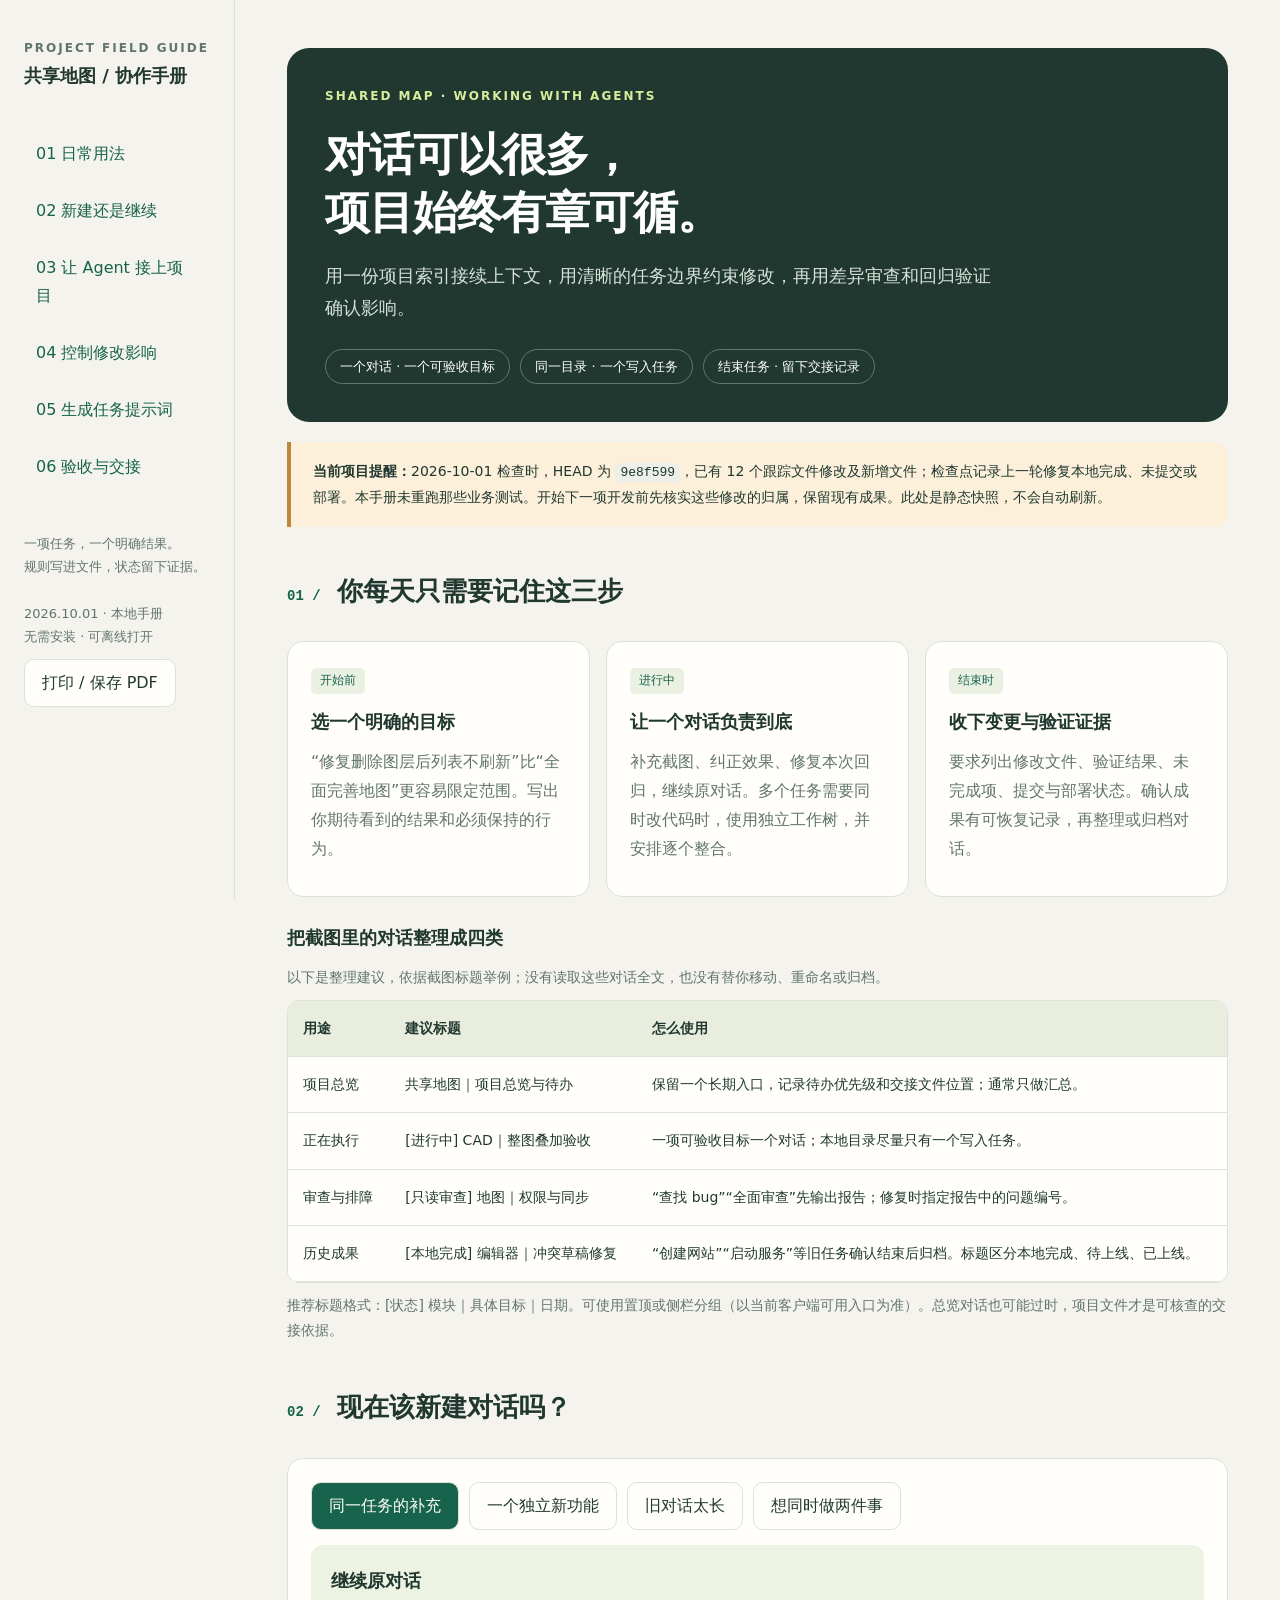
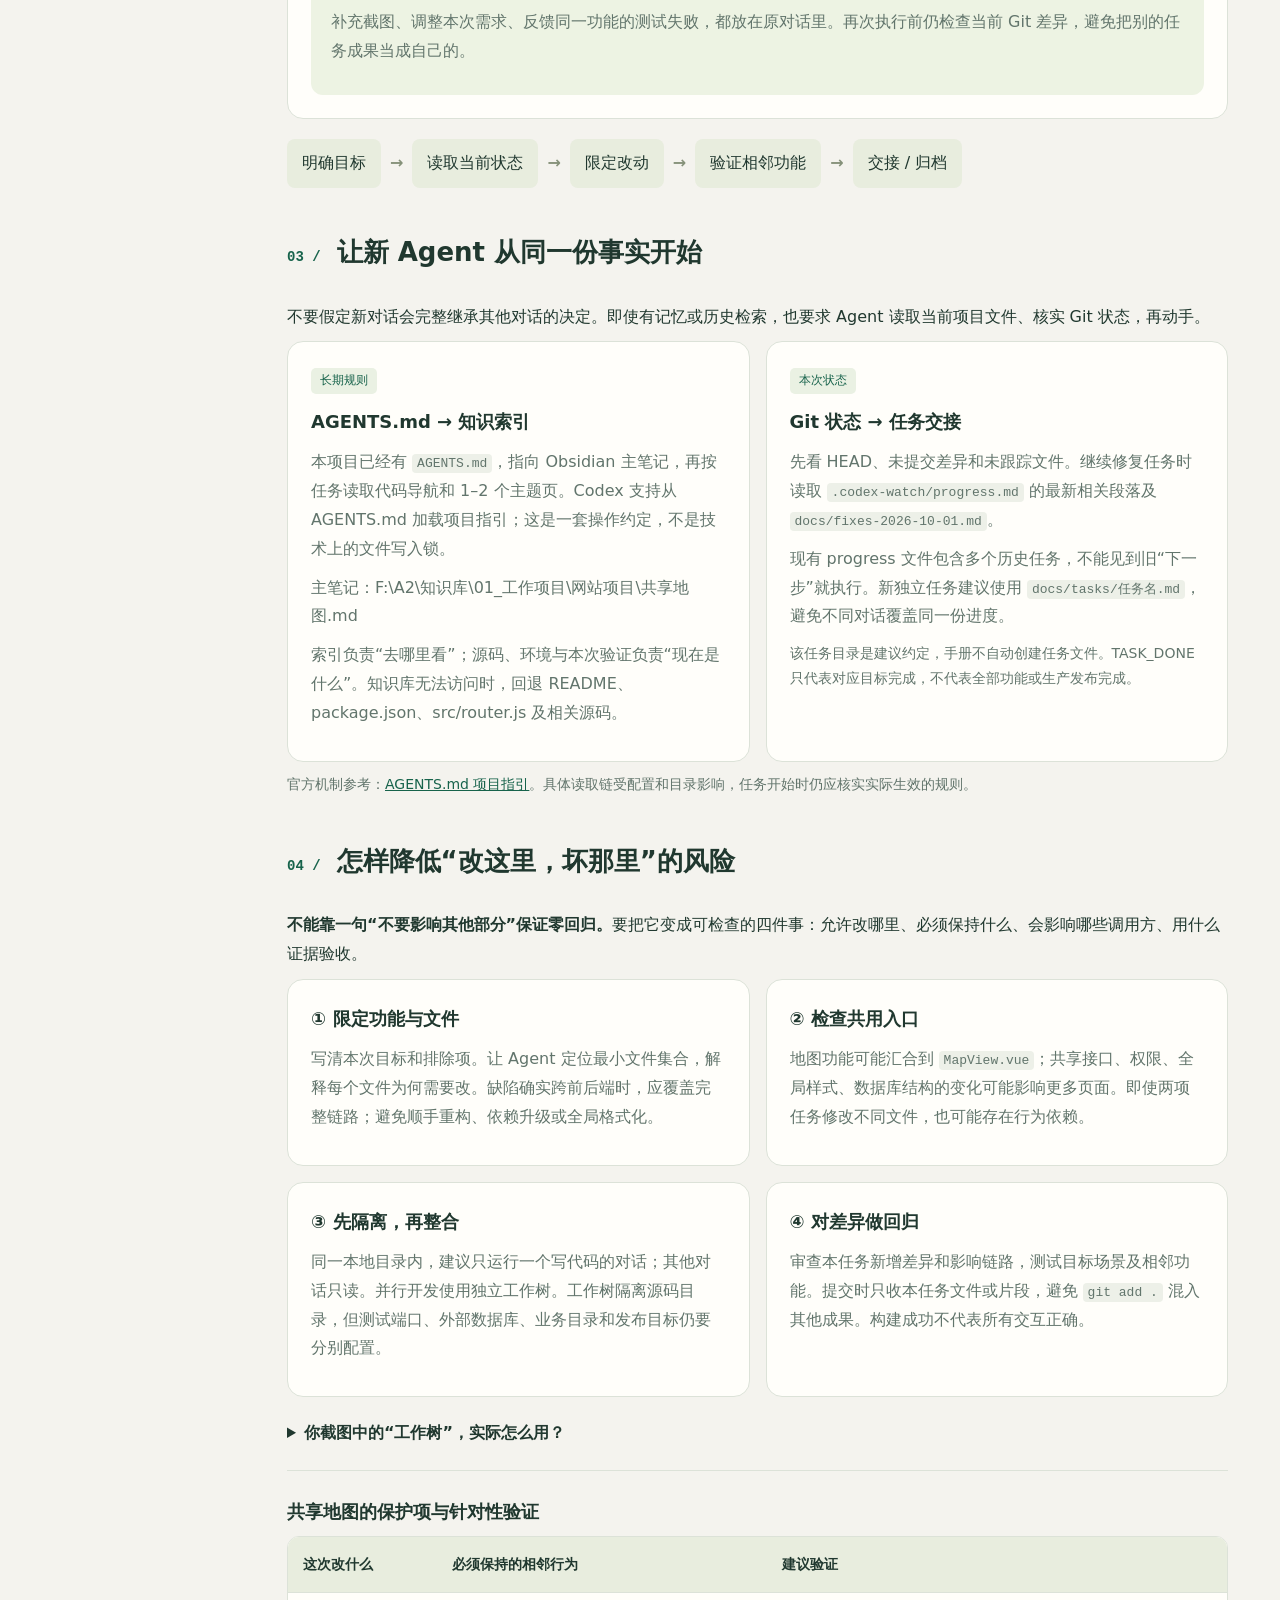
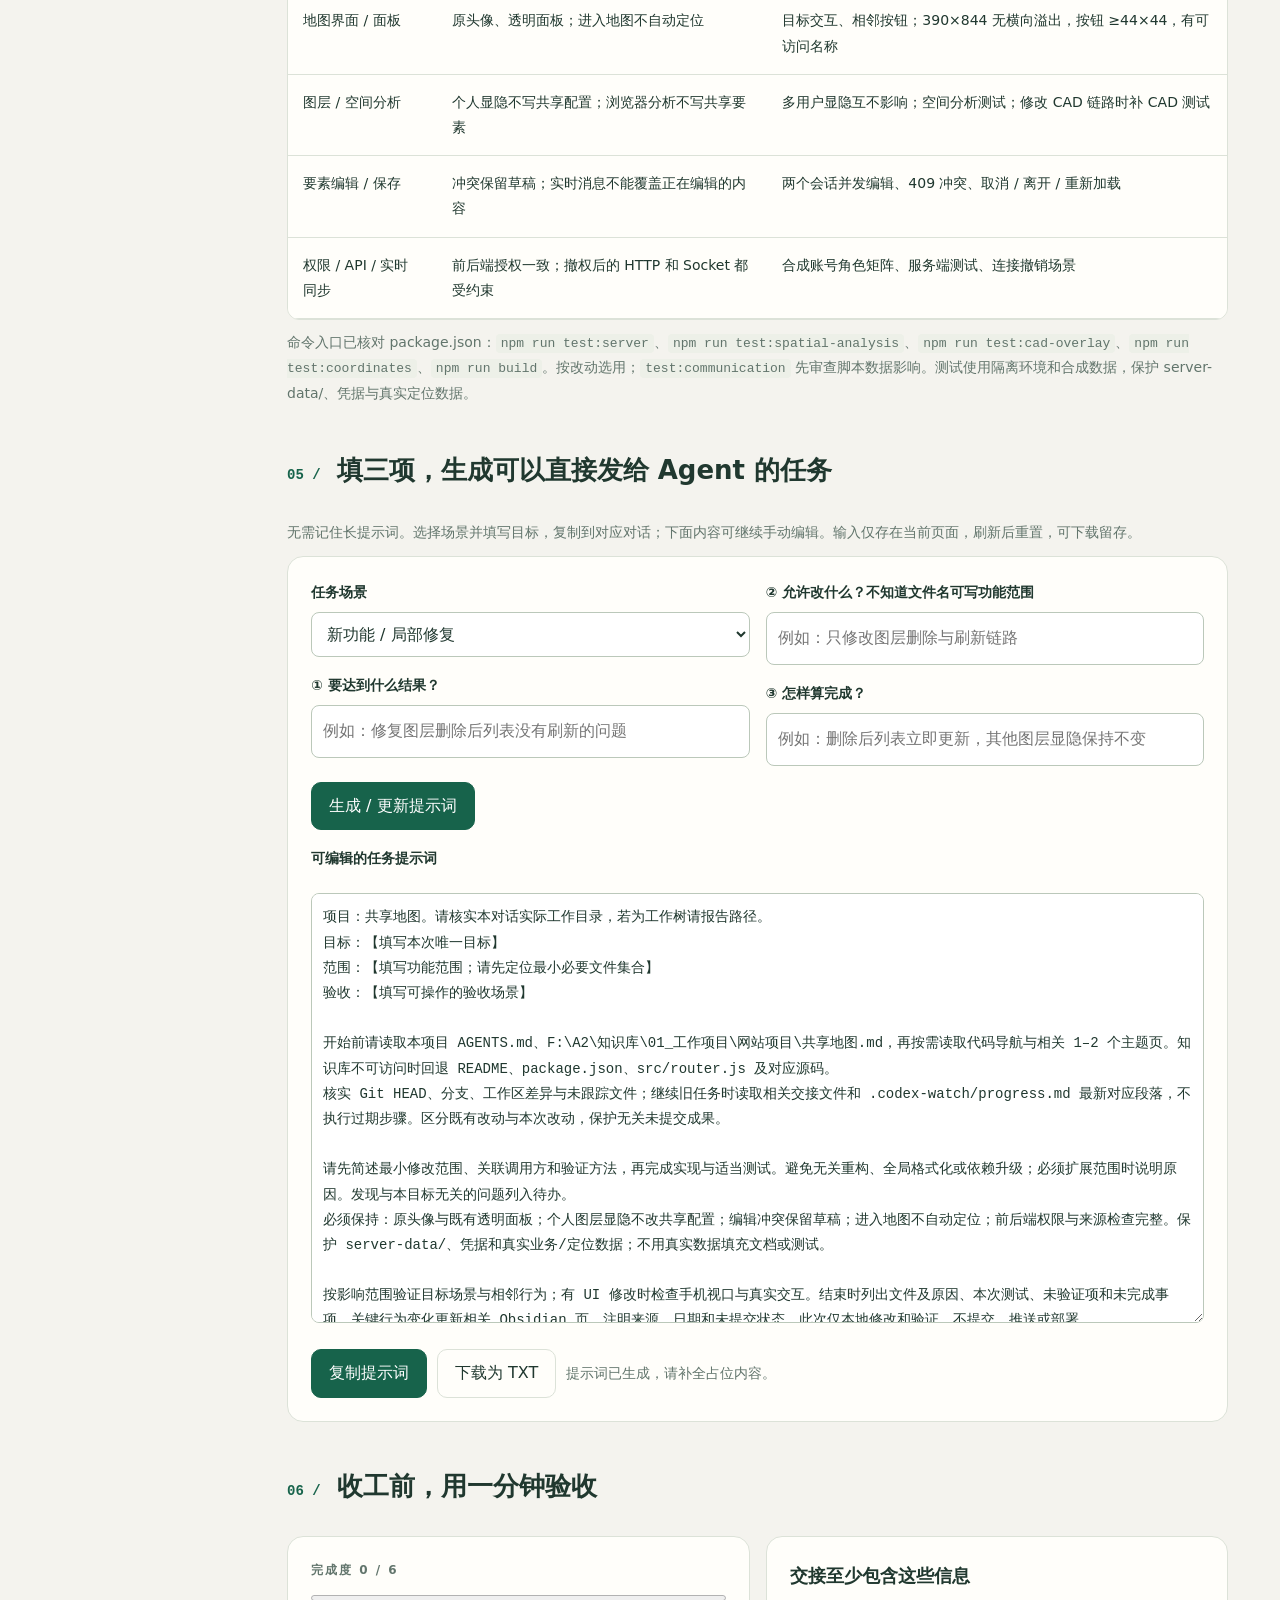
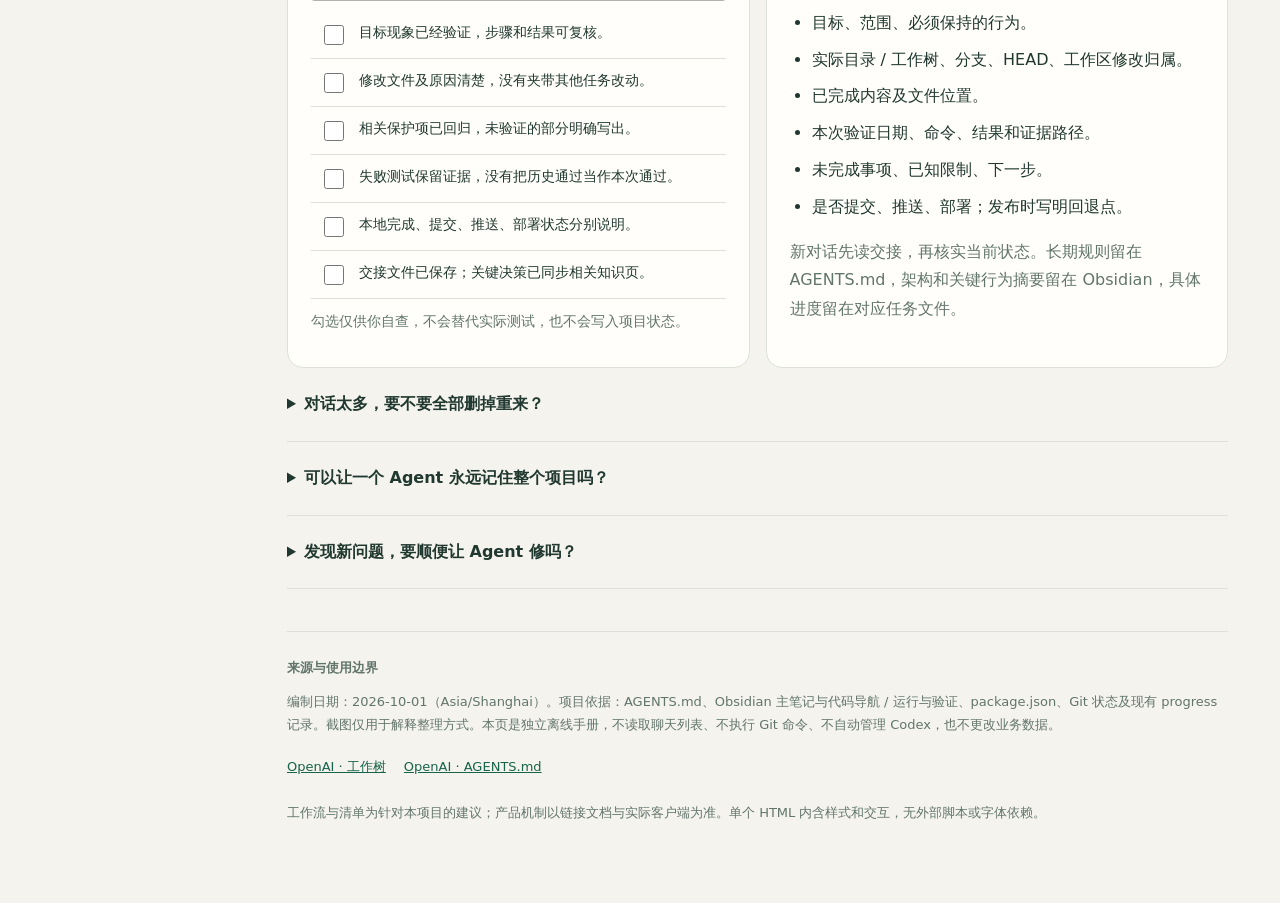
<file: demos/shared-map-agent-handbook/index.html>
<!doctype html>
<html lang="zh-CN">
<head>
<meta charset="utf-8"><meta name="viewport" content="width=device-width,initial-scale=1">
<title>共享地图 · 对话与 Agent 协作手册</title>
<style>
:root{--bg:#f4f3ee;--paper:#fffefa;--ink:#20382f;--muted:#62756c;--line:#dce2d8;--green:#17634b;--lime:#d7ed9c;--orange:#a35322}*{box-sizing:border-box}html{scroll-behavior:smooth;scroll-padding-top:24px}body{margin:0;background:var(--bg);color:var(--ink);font:16px/1.8 system-ui,'Microsoft YaHei',sans-serif}a{color:var(--green)}button,input,select,textarea{font:inherit}button,a,input,select,textarea{outline-offset:4px}button{cursor:pointer;border:1px solid var(--line);border-radius:10px;background:var(--paper);color:var(--ink);min-height:44px;padding:9px 17px}button:hover{background:#e8efdf}button.primary{background:var(--green);color:white;border-color:var(--green)}.layout{display:grid;grid-template-columns:235px minmax(0,1fr);max-width:1500px;margin:auto}.sidebar{position:sticky;top:0;height:100vh;padding:38px 24px;border-right:1px solid var(--line)}.brand{font-weight:800;font-size:21px;letter-spacing:1px}.eyebrow{font-size:12px;font-weight:700;letter-spacing:2px;color:var(--muted)}nav{display:grid;gap:8px;margin-top:38px}nav a{text-decoration:none;display:block;padding:10px 12px;border-radius:9px;min-height:44px}nav a:hover{background:#e6ebdf}.side-note{font-size:13px;color:var(--muted);margin-top:40px}main{padding:48px 52px 70px;min-width:0}.hero{padding:38px;background:var(--ink);color:white;border-radius:22px;position:relative;overflow:hidden}.hero .eyebrow{color:var(--lime)}h1{font-size:clamp(29px,3.5vw,48px);line-height:1.3;letter-spacing:-1px;margin:18px 0}h2{font-size:26px;line-height:1.4;margin:0 0 12px}h3{font-size:18px;margin:0 0 8px}p{margin:10px 0}.hero p{color:#d6e1d9;max-width:670px}.chips{display:flex;flex-wrap:wrap;gap:10px;margin-top:24px}.chip{border:1px solid #61776a;border-radius:30px;padding:5px 14px;font-size:13px}.lead{font-size:18px}.section{margin-top:46px}.section-head{display:flex;gap:16px;align-items:baseline;margin-bottom:20px}.number{font:14px ui-monospace,monospace;color:var(--green);font-weight:700}.grid{display:grid;grid-template-columns:repeat(3,minmax(0,1fr));gap:16px}.two{grid-template-columns:repeat(2,minmax(0,1fr))}.card{background:var(--paper);border:1px solid var(--line);border-radius:16px;padding:23px;min-width:0}.card p{color:var(--muted)}.tag{display:inline-block;font-size:12px;background:#eaf1e3;color:var(--green);padding:2px 9px;border-radius:5px;margin-bottom:12px}.notice{border-left:4px solid #bd873c;background:#fcf0db;padding:17px 22px;margin-top:20px;border-radius:0 12px 12px 0;font-size:14px}.muted{color:var(--muted);font-size:14px}.flow{display:flex;gap:9px;align-items:center;margin:20px 0;flex-wrap:wrap}.flow span{background:#e8edde;padding:10px 15px;border-radius:8px}.flow b{color:#859179}.choices{display:flex;gap:10px;flex-wrap:wrap}.choices button[aria-pressed=true]{background:var(--green);color:white}.result{background:#edf3e3;border-radius:12px;padding:20px;margin-top:15px;min-height:105px}ul,ol{padding-left:22px}li{margin:8px 0}code{background:#edf0e8;padding:2px 5px;border-radius:4px;font-size:13px;overflow-wrap:anywhere}table{width:100%;border-collapse:collapse;background:var(--paper);font-size:14px}th,td{text-align:left;padding:15px;border-bottom:1px solid var(--line);vertical-align:top}th{background:#e8edde}.table-wrap{overflow:auto;border:1px solid var(--line);border-radius:12px}label{display:block;font-size:14px;font-weight:600;margin-bottom:7px}input,select,textarea{width:100%;background:white;border:1px solid #bbc8ba;border-radius:8px;padding:11px;color:var(--ink);min-height:44px}textarea{resize:vertical;line-height:1.7}#prompt{font:14px/1.8 ui-monospace,'Microsoft YaHei',monospace;min-height:430px;margin-top:15px}.field{margin-bottom:16px}.toolbar{display:flex;gap:10px;align-items:center;flex-wrap:wrap;margin-top:16px}.checks label{font-weight:400;display:flex;align-items:flex-start;gap:12px;padding:9px;margin:0;border-bottom:1px solid var(--line);min-height:48px}.checks input{width:20px;min-height:20px;height:20px;margin-top:5px;flex-shrink:0;accent-color:var(--green)}progress{width:100%;height:12px;accent-color:var(--green)}details{border-bottom:1px solid var(--line);padding:13px 0}summary{cursor:pointer;min-height:44px;padding:9px 0;font-weight:600}footer{border-top:1px solid var(--line);padding-top:24px;margin-top:42px;font-size:13px;color:var(--muted)}footer a{display:inline-block;min-height:44px;padding:8px 0;margin-right:18px}.path{overflow-wrap:anywhere}.print-only{display:none}@media(max-width:1050px){main{padding:30px 26px}.layout{grid-template-columns:195px minmax(0,1fr)}.sidebar{padding:28px 14px}.grid{grid-template-columns:1fr}.two{grid-template-columns:1fr}}@media(max-width:650px){.layout{display:block}.sidebar{position:static;height:auto;border:0;padding:20px}.sidebar nav{display:flex;overflow:auto;margin-top:14px;gap:3px}.sidebar nav a{white-space:nowrap;font-size:14px}.side-note{display:none}main{padding:0 18px 40px}.hero{padding:25px}.section{margin-top:32px}.card{padding:19px}h2{font-size:23px}.section-head{gap:10px}th,td{min-width:140px;padding:12px}.hero .lead{font-size:16px}}@media print{body{background:white;font-size:11pt}.layout{display:block}.sidebar,.toolbar,.choices,.no-print{display:none}main{padding:0}.hero{background:white;color:#20382f;border:1px solid #bbb}.hero p,.hero .eyebrow{color:#20382f}.section{margin-top:22px}.card{break-inside:avoid}.grid{display:block}.card{margin:10px 0}textarea{height:auto}.print-only{display:block;white-space:pre-wrap}.table-wrap{overflow:visible}#prompt{display:none}a{color:inherit}footer a{display:block}}
.brand{font-size:18px;letter-spacing:0}.number{white-space:nowrap;flex-shrink:0}
</style>
</head>
<body>
<div class="layout">
<aside class="sidebar"><div class="eyebrow">PROJECT FIELD GUIDE</div><div class="brand">共享地图 / 协作手册</div><nav aria-label="手册章节"><a href="#start">01 日常用法</a><a href="#decision">02 新建还是继续</a><a href="#context">03 让 Agent 接上项目</a><a href="#boundary">04 控制修改影响</a><a href="#templates">05 生成任务提示词</a><a href="#finish">06 验收与交接</a></nav><p class="side-note">一项任务，一个明确结果。<br>规则写进文件，状态留下证据。<br><br>2026.10.01 · 本地手册<br>无需安装 · 可离线打开</p><button class="no-print" id="print">打印 / 保存 PDF</button></aside>
<main>
<header class="hero"><div class="eyebrow">SHARED MAP · WORKING WITH AGENTS</div><h1>对话可以很多，<br>项目始终有章可循。</h1><p class="lead">用一份项目索引接续上下文，用清晰的任务边界约束修改，再用差异审查和回归验证确认影响。</p><div class="chips"><span class="chip">一个对话 · 一个可验收目标</span><span class="chip">同一目录 · 一个写入任务</span><span class="chip">结束任务 · 留下交接记录</span></div></header>
<div class="notice"><strong>当前项目提醒：</strong>2026-10-01 检查时，HEAD 为 <code>9e8f599</code>，已有 12 个跟踪文件修改及新增文件；检查点记录上一轮修复本地完成、未提交或部署。本手册未重跑那些业务测试。开始下一项开发前先核实这些修改的归属，保留现有成果。此处是静态快照，不会自动刷新。</div>
<section class="section" id="start"><div class="section-head"><span class="number">01 /</span><h2>你每天只需要记住这三步</h2></div><div class="grid"><article class="card"><span class="tag">开始前</span><h3>选一个明确的目标</h3><p>“修复删除图层后列表不刷新”比“全面完善地图”更容易限定范围。写出你期待看到的结果和必须保持的行为。</p></article><article class="card"><span class="tag">进行中</span><h3>让一个对话负责到底</h3><p>补充截图、纠正效果、修复本次回归，继续原对话。多个任务需要同时改代码时，使用独立工作树，并安排逐个整合。</p></article><article class="card"><span class="tag">结束时</span><h3>收下变更与验证证据</h3><p>要求列出修改文件、验证结果、未完成项、提交与部署状态。确认成果有可恢复记录，再整理或归档对话。</p></article></div>
<h3 style="margin-top:25px">把截图里的对话整理成四类</h3><p class="muted">以下是整理建议，依据截图标题举例；没有读取这些对话全文，也没有替你移动、重命名或归档。</p><div class="table-wrap"><table><thead><tr><th>用途</th><th>建议标题</th><th>怎么使用</th></tr></thead><tbody><tr><td>项目总览</td><td>共享地图｜项目总览与待办</td><td>保留一个长期入口，记录待办优先级和交接文件位置；通常只做汇总。</td></tr><tr><td>正在执行</td><td>[进行中] CAD｜整图叠加验收</td><td>一项可验收目标一个对话；本地目录尽量只有一个写入任务。</td></tr><tr><td>审查与排障</td><td>[只读审查] 地图｜权限与同步</td><td>“查找 bug”“全面审查”先输出报告；修复时指定报告中的问题编号。</td></tr><tr><td>历史成果</td><td>[本地完成] 编辑器｜冲突草稿修复</td><td>“创建网站”“启动服务”等旧任务确认结束后归档。标题区分本地完成、待上线、已上线。</td></tr></tbody></table></div><p class="muted">推荐标题格式：[状态] 模块｜具体目标｜日期。可使用置顶或侧栏分组（以当前客户端可用入口为准）。总览对话也可能过时，项目文件才是可核查的交接依据。</p></section>
<section class="section" id="decision"><div class="section-head"><span class="number">02 /</span><h2>现在该新建对话吗？</h2></div><div class="card"><div class="choices" role="group" aria-label="选择当前情形"><button data-case="same" aria-pressed="true">同一任务的补充</button><button data-case="new" aria-pressed="false">一个独立新功能</button><button data-case="long" aria-pressed="false">旧对话太长</button><button data-case="parallel" aria-pressed="false">想同时做两件事</button></div><div class="result" id="decision-result" aria-live="polite"></div></div><div class="flow" aria-label="任务生命周期"><span>明确目标</span><b>→</b><span>读取当前状态</span><b>→</b><span>限定改动</span><b>→</b><span>验证相邻功能</span><b>→</b><span>交接 / 归档</span></div></section>
<section class="section" id="context"><div class="section-head"><span class="number">03 /</span><h2>让新 Agent 从同一份事实开始</h2></div><p>不要假定新对话会完整继承其他对话的决定。即使有记忆或历史检索，也要求 Agent 读取当前项目文件、核实 Git 状态，再动手。</p><div class="grid two"><article class="card"><span class="tag">长期规则</span><h3>AGENTS.md → 知识索引</h3><p>本项目已经有 <code>AGENTS.md</code>，指向 Obsidian 主笔记，再按任务读取代码导航和 1–2 个主题页。Codex 支持从 AGENTS.md 加载项目指引；这是一套操作约定，不是技术上的文件写入锁。</p><p class="path">主笔记：F:\A2\知识库\01_工作项目\网站项目\共享地图.md</p><p>索引负责“去哪里看”；源码、环境与本次验证负责“现在是什么”。知识库无法访问时，回退 README、package.json、src/router.js 及相关源码。</p></article><article class="card"><span class="tag">本次状态</span><h3>Git 状态 → 任务交接</h3><p>先看 HEAD、未提交差异和未跟踪文件。继续修复任务时读取 <code>.codex-watch/progress.md</code> 的最新相关段落及 <code>docs/fixes-2026-10-01.md</code>。</p><p>现有 progress 文件包含多个历史任务，不能见到旧“下一步”就执行。新独立任务建议使用 <code>docs/tasks/任务名.md</code>，避免不同对话覆盖同一份进度。</p><p class="muted">该任务目录是建议约定，手册不自动创建任务文件。TASK_DONE 只代表对应目标完成，不代表全部功能或生产发布完成。</p></article></div><p class="muted">官方机制参考：<a href="https://learn.chatgpt.com/docs/agent-configuration/agents-md">AGENTS.md 项目指引</a>。具体读取链受配置和目录影响，任务开始时仍应核实实际生效的规则。</p></section>
<section class="section" id="boundary"><div class="section-head"><span class="number">04 /</span><h2>怎样降低“改这里，坏那里”的风险</h2></div><p><strong>不能靠一句“不要影响其他部分”保证零回归。</strong>要把它变成可检查的四件事：允许改哪里、必须保持什么、会影响哪些调用方、用什么证据验收。</p><div class="grid two"><article class="card"><h3>① 限定功能与文件</h3><p>写清本次目标和排除项。让 Agent 定位最小文件集合，解释每个文件为何需要改。缺陷确实跨前后端时，应覆盖完整链路；避免顺手重构、依赖升级或全局格式化。</p></article><article class="card"><h3>② 检查共用入口</h3><p>地图功能可能汇合到 <code>MapView.vue</code>；共享接口、权限、全局样式、数据库结构的变化可能影响更多页面。即使两项任务修改不同文件，也可能存在行为依赖。</p></article><article class="card"><h3>③ 先隔离，再整合</h3><p>同一本地目录内，建议只运行一个写代码的对话；其他对话只读。并行开发使用独立工作树。工作树隔离源码目录，但测试端口、外部数据库、业务目录和发布目标仍要分别配置。</p></article><article class="card"><h3>④ 对差异做回归</h3><p>审查本任务新增差异和影响链路，测试目标场景及相邻功能。提交时只收本任务文件或片段，避免 <code>git add .</code> 混入其他成果。构建成功不代表所有交互正确。</p></article></div>
<details><summary>你截图中的“工作树”，实际怎么用？</summary><ol><li>新建独立开发任务时，在输入框附近选择“工作树”，核对起始分支。</li><li>创建后要求 Agent 报告实际工作目录、HEAD 和未提交差异。当前官方文档说明，选择含本地修改的分支时，Codex 可把这些修改带入工作树；不要假设它是干净副本。</li><li>在该目录完成开发与验证；持久保留成果时建立任务分支（如 <code>codex/cad-overlay-fix</code>）并记录提交。</li><li>整合前审查当前本地修改；逐个交接或合并，再对整合结果做回归。没有文本冲突也可能存在功能冲突。</li></ol><p>归档前保存成果、提交号与交接文件。受管理的工作树可能随归档被清理；不要把唯一成果只留在临时工作树里。具体入口以客户端为准。<a href="https://learn.chatgpt.com/docs/environments/git-worktrees">官方工作树说明</a></p></details>
<h3 style="margin-top:25px">共享地图的保护项与针对性验证</h3><div class="table-wrap"><table><thead><tr><th>这次改什么</th><th>必须保持的相邻行为</th><th>建议验证</th></tr></thead><tbody><tr><td>地图界面 / 面板</td><td>原头像、透明面板；进入地图不自动定位</td><td>目标交互、相邻按钮；390×844 无横向溢出，按钮 ≥44×44，有可访问名称</td></tr><tr><td>图层 / 空间分析</td><td>个人显隐不写共享配置；浏览器分析不写共享要素</td><td>多用户显隐互不影响；空间分析测试；修改 CAD 链路时补 CAD 测试</td></tr><tr><td>要素编辑 / 保存</td><td>冲突保留草稿；实时消息不能覆盖正在编辑的内容</td><td>两个会话并发编辑、409 冲突、取消 / 离开 / 重新加载</td></tr><tr><td>权限 / API / 实时同步</td><td>前后端授权一致；撤权后的 HTTP 和 Socket 都受约束</td><td>合成账号角色矩阵、服务端测试、连接撤销场景</td></tr></tbody></table></div><p class="muted">命令入口已核对 package.json：<code>npm run test:server</code>、<code>npm run test:spatial-analysis</code>、<code>npm run test:cad-overlay</code>、<code>npm run test:coordinates</code>、<code>npm run build</code>。按改动选用；<code>test:communication</code> 先审查脚本数据影响。测试使用隔离环境和合成数据，保护 server-data/、凭据与真实定位数据。</p></section>
<section class="section" id="templates"><div class="section-head"><span class="number">05 /</span><h2>填三项，生成可以直接发给 Agent 的任务</h2></div><p class="muted">无需记住长提示词。选择场景并填写目标，复制到对应对话；下面内容可继续手动编辑。输入仅存在当前页面，刷新后重置，可下载留存。</p><div class="card"><div class="grid two"><div><div class="field"><label for="mode">任务场景</label><select id="mode"><option value="change">新功能 / 局部修复</option><option value="audit">只读审查</option><option value="resume">新对话接手旧任务</option><option value="handoff">结束任务，生成交接</option></select></div><div class="field"><label for="goal">① 要达到什么结果？</label><input id="goal" placeholder="例如：修复图层删除后列表没有刷新的问题"></div></div><div><div class="field"><label for="scope">② 允许改什么？不知道文件名可写功能范围</label><input id="scope" placeholder="例如：只修改图层删除与刷新链路"></div><div class="field"><label for="accept">③ 怎样算完成？</label><input id="accept" placeholder="例如：删除后列表立即更新，其他图层显隐保持不变"></div></div></div><button id="generate" class="primary">生成 / 更新提示词</button><label for="prompt" style="margin-top:16px">可编辑的任务提示词</label><textarea id="prompt" spellcheck="false"></textarea><pre id="print-prompt" class="print-only"></pre><div class="toolbar"><button id="copy" class="primary">复制提示词</button><button id="download">下载为 TXT</button><span id="copy-status" class="muted" role="status"></span></div></div></section>
<section class="section" id="finish"><div class="section-head"><span class="number">06 /</span><h2>收工前，用一分钟验收</h2></div><div class="grid two"><div class="card checks"><div class="eyebrow">完成度 <span id="count">0 / 6</span></div><progress id="progress" max="6" value="0" aria-label="验收清单完成数量"></progress><label><input type="checkbox">目标现象已经验证，步骤和结果可复核。</label><label><input type="checkbox">修改文件及原因清楚，没有夹带其他任务改动。</label><label><input type="checkbox">相关保护项已回归，未验证的部分明确写出。</label><label><input type="checkbox">失败测试保留证据，没有把历史通过当作本次通过。</label><label><input type="checkbox">本地完成、提交、推送、部署状态分别说明。</label><label><input type="checkbox">交接文件已保存；关键决策已同步相关知识页。</label><p class="muted">勾选仅供你自查，不会替代实际测试，也不会写入项目状态。</p></div><article class="card"><h3>交接至少包含这些信息</h3><ul><li>目标、范围、必须保持的行为。</li><li>实际目录 / 工作树、分支、HEAD、工作区修改归属。</li><li>已完成内容及文件位置。</li><li>本次验证日期、命令、结果和证据路径。</li><li>未完成事项、已知限制、下一步。</li><li>是否提交、推送、部署；发布时写明回退点。</li></ul><p>新对话先读交接，再核实当前状态。长期规则留在 AGENTS.md，架构和关键行为摘要留在 Obsidian，具体进度留在对应任务文件。</p></article></div>
<details><summary>对话太多，要不要全部删掉重来？</summary><p>不用。先找出仍在执行、待验收和待上线的任务；其余确认成果已保存后归档。旧对话能帮助回查原因，但新任务通过简短交接文件启动即可，不需要复制全部聊天记录。</p></details><details><summary>可以让一个 Agent 永远记住整个项目吗？</summary><p>更可靠的做法是让关键事实可读取、可核实、可更新。项目持续变化，旧上下文会过时。每次任务都执行“规则 → 索引 → 相关源码 → 当前差异”的短流程，比依赖一次性全量理解更容易维护。</p></details><details><summary>发现新问题，要顺便让 Agent 修吗？</summary><p>与当前验收直接相关的问题在原任务中处理。无关问题先记入待办，另开目标明确的任务；扩大范围时说明原因和新增影响。这样你能清楚地审阅和回退每次变更。</p></details></section>
<footer><strong>来源与使用边界</strong><p>编制日期：2026-10-01（Asia/Shanghai）。项目依据：AGENTS.md、Obsidian 主笔记与代码导航 / 运行与验证、package.json、Git 状态及现有 progress 记录。截图仅用于解释整理方式。本页是独立离线手册，不读取聊天列表、不执行 Git 命令、不自动管理 Codex，也不更改业务数据。</p><a href="https://learn.chatgpt.com/docs/environments/git-worktrees">OpenAI · 工作树</a><a href="https://learn.chatgpt.com/docs/agent-configuration/agents-md">OpenAI · AGENTS.md</a><p>工作流与清单为针对本项目的建议；产品机制以链接文档与实际客户端为准。单个 HTML 内含样式和交互，无外部脚本或字体依赖。</p></footer>
</main></div>
<script>
const $=id=>document.getElementById(id);
const cases={same:['继续原对话','补充截图、调整本次需求、反馈同一功能的测试失败，都放在原对话里。再次执行前仍检查当前 Git 差异，避免把别的任务成果当成自己的。'],new:['新建一个任务对话','目标与原任务独立时，新建对话并写明范围和验收条件。先读取项目规则与当前状态；新建对话本身不会隔离本地文件。'],long:['先交接，再新建','在旧对话中生成交接记录，写明目标、文件、当前状态和下一步；新对话引用该记录接手。不要仅发“继续上次工作”。'],parallel:['独立工作树，并逐个整合','两个任务都要写代码时使用各自工作树，核实初始差异和测试资源。共用 MapView.vue、接口或权限链路的任务，优先串行；整合后再做回归。']};
function choose(key){const box=$('decision-result');box.replaceChildren();const h=document.createElement('h3');h.textContent=cases[key][0];const p=document.createElement('p');p.textContent=cases[key][1];box.append(h,p);document.querySelectorAll('[data-case]').forEach(b=>b.setAttribute('aria-pressed',String(b.dataset.case===key)));}
document.querySelectorAll('[data-case]').forEach(b=>b.addEventListener('click',()=>choose(b.dataset.case)));choose('same');
function generate(){const goal=$('goal').value.trim()||'【填写本次唯一目标】';const scope=$('scope').value.trim()||'【填写功能范围；请先定位最小必要文件集合】';const accept=$('accept').value.trim()||'【填写可操作的验收场景】';const mode=$('mode').value;const intro=`项目：共享地图。请核实本对话实际工作目录，若为工作树请报告路径。\n目标：${goal}\n范围：${scope}\n验收：${accept}\n\n`;const base='开始前请读取本项目 AGENTS.md、F:\\A2\\知识库\\01_工作项目\\网站项目\\共享地图.md，再按需读取代码导航与相关 1–2 个主题页。知识库不可访问时回退 README、package.json、src/router.js 及对应源码。\n核实 Git HEAD、分支、工作区差异与未跟踪文件；继续旧任务时读取相关交接文件和 .codex-watch/progress.md 最新对应段落，不执行过期步骤。区分既有改动与本次改动，保护无关未提交成果。\n\n';const protect='必须保持：原头像与既有透明面板；个人图层显隐不改共享配置；编辑冲突保留草稿；进入地图不自动定位；前后端权限与来源检查完整。保护 server-data/、凭据和真实业务/定位数据；不用真实数据填充文档或测试。\n';let body='';if(mode==='change')body='请先简述最小修改范围、关联调用方和验证方法，再完成实现与适当测试。避免无关重构、全局格式化或依赖升级；必须扩展范围时说明原因。发现与本目标无关的问题列入待办。\n'+protect+'\n按影响范围验证目标场景与相邻行为；有 UI 修改时检查手机视口与真实交互。结束时列出文件及原因、本次测试、未验证项和未完成事项。关键行为变化更新相关 Obsidian 页，注明来源、日期和未提交状态。此次仅本地修改和验证，不提交、推送或部署。';if(mode==='audit')body='本次只读审查，不修复、不安装、不部署、不修改业务数据。定向读取相关源码与差异；如需复现，先确认能使用隔离临时环境与合成数据。\n输出问题优先级、文件位置、触发条件、影响、证据及建议，区分已确认、条件性风险与未验证推测。不要把审查完成写成缺陷已修复。\n'+protect;if(mode==='resume')body='请先定位并阅读我提供的旧任务交接记录（若尚未提供，请询问具体路径或内容）。核实已完成项与当前差异，不重复已验证工作。总结尚未完成目标、保护项和下一步，再在原授权范围内继续；不要从历史记录推断新的提交或部署授权。\n'+protect;if(mode==='handoff')body='请为本任务生成可直接供新对话接手的交接记录，保存到 docs/tasks/ 下以本任务命名的 Markdown 文件（若已有交接文件则更新它）。只更新本任务交接，不混写其他任务。\n记录：目标和范围；实际目录/工作树、分支、HEAD；既有与本次修改归属；完成内容与文件；本次验证日期、命令、结果及证据路径；未完成项、限制、下一步；提交、推送、部署分别是什么状态。不要复制凭据或业务数据，不把历史通过记作本次验证。\n若关键入口或行为已变化，更新相关项目知识摘要或说明未同步原因。交接完成不等于生产发布完成。';$('prompt').value=intro+base+body;syncPrint();$('copy-status').textContent='提示词已生成，请补全占位内容。';}
function syncPrint(){$('print-prompt').textContent=$('prompt').value;}
$('generate').addEventListener('click',generate);$('mode').addEventListener('change',generate);$('prompt').addEventListener('input',syncPrint);generate();
$('copy').addEventListener('click',async()=>{try{await navigator.clipboard.writeText($('prompt').value);$('copy-status').textContent='已复制，可以粘贴到 Codex。';}catch{$('prompt').focus();$('prompt').select();$('copy-status').textContent='浏览器未允许自动复制，文本已选中，请按 Ctrl+C。';}});
$('download').addEventListener('click',()=>{const url=URL.createObjectURL(new Blob(['\ufeff'+$('prompt').value],{type:'text/plain;charset=utf-8'}));const a=document.createElement('a');a.href=url;a.download='共享地图-Agent任务提示词.txt';a.click();setTimeout(()=>URL.revokeObjectURL(url),1000);$('copy-status').textContent='已发起 TXT 下载。';});
document.querySelectorAll('.checks input').forEach(c=>c.addEventListener('change',()=>{const n=document.querySelectorAll('.checks input:checked').length;$('count').textContent=n+' / 6';$('progress').value=n;}));$('print').addEventListener('click',()=>{syncPrint();window.print();});
</script>
</body></html>
</file>
<file: demos/ai-agent-geocode/styles.css>
:root{
  --bg:#101318;--bg2:#151922;--card:#191e28;--card2:#202633;--line:#303849;
  --text:#eef3fb;--muted:#aeb8c8;--sub:#7f8ca2;--blue:#2f7cff;--blue2:#6aa6ff;
  --cyan:#4ed8ff;--orange:#ff9f43;--green:#59d68a;--red:#ff6b76;--shadow:0 18px 60px rgba(0,0,0,.32);
  --max:1120px;
}
*{box-sizing:border-box}
html{scroll-behavior:smooth}
body{margin:0;background:radial-gradient(circle at 15% 0%,rgba(47,124,255,.10),transparent 28%),var(--bg);color:var(--text);font-family:Inter,"PingFang SC","Microsoft YaHei",system-ui,-apple-system,sans-serif;line-height:1.75;letter-spacing:.01em}
a{color:inherit}
::selection{background:rgba(47,124,255,.35)}
.topbar{position:fixed;z-index:30;top:0;left:0;right:0;height:64px;display:flex;align-items:center;backdrop-filter:blur(18px);background:rgba(16,19,24,.76);border-bottom:1px solid rgba(255,255,255,.06)}
.nav{width:min(var(--max),calc(100% - 32px));margin:auto;display:flex;align-items:center;gap:18px}
.brand{font-weight:800;white-space:nowrap} .brand b{color:var(--blue2)}
.navlinks{display:flex;gap:8px;margin-left:auto;overflow:auto;scrollbar-width:none}.navlinks::-webkit-scrollbar{display:none}
.navlinks a{text-decoration:none;color:var(--muted);font-size:13px;padding:7px 10px;border-radius:9px;white-space:nowrap}
.navlinks a:hover{background:rgba(255,255,255,.06);color:white}
main{padding-top:64px}
.section{width:min(var(--max),calc(100% - 32px));margin:0 auto;padding:84px 0;position:relative}
.hero{min-height:calc(100vh - 64px);display:grid;align-items:center;grid-template-columns:1.05fr .95fr;gap:44px;padding-top:64px;padding-bottom:64px}
.kicker{display:inline-flex;align-items:center;gap:8px;font-size:13px;color:#cfe0ff;background:rgba(47,124,255,.10);border:1px solid rgba(80,144,255,.28);border-radius:999px;padding:7px 12px;margin-bottom:18px}
.dot{width:8px;height:8px;border-radius:50%;background:var(--blue);box-shadow:0 0 18px var(--blue)}
h1{font-size:clamp(40px,6vw,76px);line-height:1.08;margin:0 0 22px;letter-spacing:-.04em}
h1 .accent{background:linear-gradient(90deg,#7cb1ff,#2f7cff 48%,#4ed8ff);-webkit-background-clip:text;background-clip:text;color:transparent}
.lead{font-size:18px;color:#c4ccda;max-width:720px;margin:0 0 28px}
.hero-pills{display:flex;flex-wrap:wrap;gap:10px}.pill{padding:8px 12px;border:1px solid var(--line);border-radius:12px;background:rgba(255,255,255,.03);color:#c9d2e2;font-size:13px}
.browser{border:1px solid #2a3446;border-radius:20px;background:#111722;box-shadow:var(--shadow);overflow:hidden;transform:rotate(.7deg)}
.browser-head{height:46px;background:#1a2130;border-bottom:1px solid #293347;display:flex;align-items:center;padding:0 14px;gap:7px}.traffic{width:10px;height:10px;border-radius:50%;background:#39465b}.url{margin-left:12px;height:25px;flex:1;border-radius:7px;background:#111722;color:#8290a6;font-size:11px;display:flex;align-items:center;padding:0 10px}
.tool{padding:18px}.tool-title{font-weight:760;font-size:17px;margin-bottom:4px}.tool-sub{font-size:12px;color:var(--sub);margin-bottom:16px}
.drop{border:1px dashed #44516a;border-radius:13px;padding:16px;text-align:center;color:#9ba8ba;background:#151c28;margin-bottom:12px}.tool-grid{display:grid;grid-template-columns:1fr 1fr;gap:10px}.field{height:58px;border:1px solid #303a4c;border-radius:10px;background:#171e2a;padding:8px 10px}.field small{display:block;color:#7f8ca2;font-size:10px}.field b{font-size:12px}.run{margin-top:12px;background:linear-gradient(90deg,#2f7cff,#4b8cff);border-radius:10px;padding:11px;text-align:center;font-weight:750}
.statrow{display:grid;grid-template-columns:repeat(3,1fr);gap:10px;margin-top:12px}.stat{background:#151c27;border:1px solid #2d3749;border-radius:10px;padding:10px}.stat strong{display:block;font-size:18px}.stat small{font-size:10px;color:var(--sub)}
.section-title{display:flex;align-items:flex-start;gap:16px;margin-bottom:34px}.num{min-width:42px;height:42px;border-radius:12px;background:rgba(47,124,255,.13);border:1px solid rgba(47,124,255,.32);display:grid;place-items:center;color:#8fbcff;font-weight:800}.section-title h2{margin:0;font-size:clamp(28px,4vw,42px);line-height:1.2;letter-spacing:-.025em}.section-title p{margin:8px 0 0;color:var(--muted)}
.grid2{display:grid;grid-template-columns:1fr 1fr;gap:18px}.grid3{display:grid;grid-template-columns:repeat(3,1fr);gap:16px}
.card{border:1px solid var(--line);border-radius:16px;background:linear-gradient(180deg,rgba(31,37,49,.96),rgba(22,27,36,.96));padding:22px;box-shadow:0 12px 32px rgba(0,0,0,.12)}
.card h3{font-size:18px;margin:0 0 8px}.card p{margin:0;color:var(--muted)}.icon{width:42px;height:42px;border-radius:12px;background:#182b4b;color:#80b4ff;display:grid;place-items:center;font-weight:800;margin-bottom:15px}
.quote{padding:25px 26px;border-left:4px solid var(--blue);background:linear-gradient(90deg,rgba(47,124,255,.10),rgba(47,124,255,.02));border-radius:0 14px 14px 0;font-size:20px;font-weight:650;margin:28px 0;color:#edf4ff}
.flow{display:grid;grid-template-columns:repeat(4,1fr);gap:14px;position:relative}.step{min-height:150px;border:1px solid #33405a;border-radius:16px;padding:18px;background:#171d28;position:relative}.step b{display:block;color:#8dbaff;font-size:13px;margin-bottom:8px}.step h3{margin:0 0 6px;font-size:17px}.step p{font-size:12px;color:#8c98aa;margin:0}.step:not(:last-child):after{content:'→';position:absolute;right:-16px;top:53px;color:#5d8fe1;font-weight:900;font-size:22px;z-index:3}
.coord-card{border-radius:18px;background:#f5f8fc;color:#12213d;padding:30px;border:1px solid #d6deea}.coord-card h3{margin:0 0 18px;text-align:center;color:#14377e;font-size:24px}.mapbox{height:210px;position:relative;overflow:hidden;border-radius:14px;background:linear-gradient(135deg,#eef3f8,#e2e9f2);border:1px solid #ccd7e6}.road{position:absolute;height:7px;background:#d9e1eb;border-radius:99px;opacity:.85}.r1{width:78%;left:10%;top:42px;transform:rotate(-7deg)}.r2{width:70%;left:16%;top:105px;transform:rotate(2deg)}.r3{width:52%;left:20%;top:162px;transform:rotate(6deg)}.point{position:absolute;top:95px;width:17px;height:17px;border-radius:50%;border:5px solid white;box-shadow:0 3px 12px rgba(0,0,0,.12)}.p1{left:43%;background:#2f7cff}.p2{left:59%;background:#ff7a2f}.offset{position:absolute;top:73px;left:45%;width:14%;border-top:2px dashed #e36d3d}.offset:after{content:'偏差可能达到几十到几百米';position:absolute;top:-31px;left:-16px;color:#db6236;font-weight:700;font-size:12px;white-space:nowrap}.lab{position:absolute;top:122px;font-size:12px;font-weight:800}.l1{left:37%;color:#2f7cff}.l2{left:57%;color:#ee6d2c}
.coord-table{display:grid;grid-template-columns:1fr 1.5fr;margin-top:15px;border:1px solid #cfd9e6;border-radius:10px;overflow:hidden}.coord-table div{padding:12px;border-bottom:1px solid #dce3ec}.coord-table div:nth-last-child(-n+2){border-bottom:0}.coord-table div:nth-child(odd){font-weight:700;background:#eef3f9}.mono{font-family:ui-monospace,SFMono-Regular,Consolas,monospace;color:#d94f61;background:#fff1f3;border-radius:6px;padding:2px 6px}
.prompt{border:1px solid #344059;background:#0f141d;border-radius:16px;overflow:hidden}.prompt-top{height:42px;padding:0 14px;display:flex;align-items:center;justify-content:space-between;border-bottom:1px solid #2c3546;color:#8fa0b8;font-size:12px}pre{white-space:pre-wrap;word-break:break-word;margin:0;padding:20px;font-family:ui-monospace,SFMono-Regular,Consolas,monospace;font-size:13px;line-height:1.8;color:#d6e4fb}
.agentlist{display:grid;gap:12px}.agent-item{display:grid;grid-template-columns:34px 1fr;gap:12px;padding:14px;border:1px solid var(--line);border-radius:13px;background:#171c26}.agent-item .badge{width:34px;height:34px;border-radius:10px;background:#21395f;color:#87b8ff;display:grid;place-items:center;font-weight:800}.agent-item strong{display:block;margin-bottom:2px}.agent-item span{color:#8e9aae;font-size:13px}
.api-shot{display:block;width:100%;border-radius:14px;border:1px solid #3a4558;box-shadow:0 16px 40px rgba(0,0,0,.23)}
.steps{counter-reset:api;display:grid;gap:12px}.api-step{counter-increment:api;display:grid;grid-template-columns:38px 1fr;gap:12px;align-items:start}.api-step:before{content:counter(api);width:34px;height:34px;border-radius:50%;background:#2f7cff;color:white;display:grid;place-items:center;font-weight:800}.api-step b{display:block}.api-step p{margin:2px 0 0;color:var(--muted);font-size:14px}
.table{border:1px solid var(--line);border-radius:16px;overflow:hidden}.tr{display:grid;grid-template-columns:180px 1fr;border-bottom:1px solid var(--line)}.tr:last-child{border-bottom:0}.th{background:#2476ed;color:white;font-weight:750}.tr>div{padding:15px 18px}.tr>div:first-child{font-weight:700}.tr:not(.th)>div:nth-child(2){color:#b8c2d1}
.warn{border:1px solid rgba(255,159,67,.35);background:rgba(255,159,67,.07);border-radius:15px;padding:18px 20px;color:#d7c0a4}.warn b{color:#ffc27d}
.takeaway{display:grid;grid-template-columns:repeat(4,1fr);gap:14px}.take{border-top:2px solid #3d85ff;border-radius:12px;background:#171d27;padding:18px;min-height:150px}.take b{color:#91bcff}.take p{font-size:13px;color:#939fb0;margin:6px 0 0}
.final{padding:40px;border:1px solid #32405a;border-radius:22px;background:linear-gradient(135deg,#16223a 0%,#151a23 52%,#122330 100%);box-shadow:var(--shadow)}.final h2{font-size:clamp(30px,4vw,46px);margin:0 0 20px}.final p{font-size:18px;color:#c6d0df;margin:10px 0}.final strong{color:white}.final .big{font-size:24px;line-height:1.6;color:#eef6ff;margin-top:24px}
.footer{color:#69768a;font-size:12px;text-align:center;padding:0 0 40px}
.reveal{opacity:0;transform:translateY(22px);transition:.65s ease}.reveal.show{opacity:1;transform:none}
@media(max-width:900px){.hero,.grid2{grid-template-columns:1fr}.grid3{grid-template-columns:1fr 1fr}.flow{grid-template-columns:1fr 1fr}.flow .step:nth-child(2):after{display:none}.takeaway{grid-template-columns:1fr 1fr}.navlinks{display:none}.browser{transform:none}}
@media(max-width:640px){.section{padding:62px 0;width:min(100% - 22px, var(--max))}.hero{padding-top:36px;min-height:auto}h1{font-size:43px}.lead{font-size:16px}.grid3,.flow,.takeaway{grid-template-columns:1fr}.step:not(:last-child):after{display:none}.tr{grid-template-columns:1fr}.tr>div:first-child{padding-bottom:5px}.tr>div:nth-child(2){padding-top:0}.th{display:none}.coord-card{padding:18px}.mapbox{height:190px}.p1{left:36%}.p2{left:64%}.offset{left:39%;width:27%}.l1{left:24%}.l2{left:60%}.final{padding:28px 22px}}

/* ===== 交互增强：图片灯箱 + 卡片点击高亮 ===== */
img{max-width:100%}
.zoomable-image{cursor:zoom-in;transition:transform .22s ease,filter .22s ease,box-shadow .22s ease;outline:none}
.zoomable-image:hover,.zoomable-image:focus-visible{transform:translateY(-2px);filter:brightness(1.04);box-shadow:0 18px 48px rgba(0,0,0,.34),0 0 0 2px rgba(106,166,255,.34)}
.interactive-card{cursor:pointer;transition:transform .18s ease,border-color .18s ease,background .18s ease,box-shadow .18s ease;outline:none;position:relative}
.interactive-card:hover{transform:translateY(-2px);border-color:rgba(106,166,255,.5);box-shadow:0 12px 32px rgba(0,0,0,.18),0 0 0 1px rgba(47,124,255,.08)}
.interactive-card:focus-visible{box-shadow:0 0 0 3px rgba(47,124,255,.28),0 14px 36px rgba(0,0,0,.2)}
.interactive-card.is-active{border-color:rgba(106,166,255,.9)!important;background:linear-gradient(180deg,rgba(38,59,94,.96),rgba(24,34,51,.98))!important;box-shadow:0 16px 44px rgba(0,0,0,.24),0 0 0 2px rgba(47,124,255,.22),0 0 34px rgba(47,124,255,.12);transform:translateY(-2px)}
.interactive-card.is-active::after{content:'✓';position:absolute;right:12px;top:10px;width:23px;height:23px;border-radius:999px;display:grid;place-items:center;background:rgba(47,124,255,.18);border:1px solid rgba(106,166,255,.42);color:#9bc3ff;font-size:12px;font-weight:900}
.image-lightbox{position:fixed;inset:0;z-index:9999;display:flex;align-items:center;justify-content:center;padding:32px;background:rgba(4,7,12,.88);backdrop-filter:blur(14px);opacity:0;pointer-events:none;transition:opacity .18s ease}
.image-lightbox.open{opacity:1;pointer-events:auto}
.image-lightbox-inner{position:relative;max-width:min(94vw,1800px);max-height:92vh;display:flex;align-items:center;justify-content:center}
.image-lightbox img{display:block;max-width:94vw;max-height:90vh;width:auto;height:auto;object-fit:contain;border-radius:14px;border:1px solid rgba(255,255,255,.16);box-shadow:0 28px 90px rgba(0,0,0,.55);background:#fff;cursor:zoom-out}
.image-lightbox-close{position:fixed;right:24px;top:20px;width:44px;height:44px;border:1px solid rgba(255,255,255,.17);border-radius:50%;background:rgba(17,23,34,.76);color:#fff;font-size:26px;line-height:1;cursor:pointer;display:grid;place-items:center;box-shadow:0 8px 28px rgba(0,0,0,.26)}
.image-lightbox-close:hover{background:#26344b;border-color:rgba(106,166,255,.5)}
.image-lightbox-caption{position:fixed;left:50%;bottom:18px;transform:translateX(-50%);max-width:min(90vw,900px);padding:8px 12px;border-radius:999px;background:rgba(15,20,29,.82);border:1px solid rgba(255,255,255,.10);color:#d7e0ef;font-size:12px;text-align:center;backdrop-filter:blur(10px)}
body.lightbox-open{overflow:hidden}
@media (max-width:700px){.image-lightbox{padding:16px}.image-lightbox-close{right:12px;top:12px}.image-lightbox-caption{bottom:10px;border-radius:12px;width:calc(100% - 28px)}}


/* AMap console HTML preview */
.amap-console-preview{position:relative;border-radius:18px;overflow:hidden;border:1px solid rgba(92,145,224,.34);background:#f7f8fa;box-shadow:0 18px 52px rgba(0,0,0,.24);cursor:zoom-in;isolation:isolate;transition:transform .25s ease,border-color .25s ease,box-shadow .25s ease}
.amap-console-preview:hover{transform:translateY(-3px);border-color:rgba(103,164,255,.72);box-shadow:0 24px 70px rgba(0,0,0,.34)}
.amap-console-preview:focus-visible{outline:3px solid rgba(79,145,255,.72);outline-offset:4px}
.amap-console-preview::before{content:"";position:absolute;inset:0;border:2px solid rgba(80,145,255,0);border-radius:18px;z-index:8;pointer-events:none;animation:amapPulse 2.8s ease-out 1.1s 3}
@keyframes amapPulse{0%{border-color:rgba(80,145,255,0);box-shadow:inset 0 0 0 0 rgba(80,145,255,0)}30%{border-color:rgba(80,145,255,.72);box-shadow:inset 0 0 0 3px rgba(80,145,255,.08)}100%{border-color:rgba(80,145,255,0);box-shadow:inset 0 0 0 10px rgba(80,145,255,0)}}
.ac-guide{position:absolute;right:14px;top:14px;z-index:10;display:flex;align-items:center;gap:7px;background:rgba(13,27,47,.92);color:#dbeaff;border:1px solid rgba(103,164,255,.45);border-radius:999px;padding:7px 10px;font-size:11px;font-weight:800;box-shadow:0 8px 22px rgba(0,0,0,.2);animation:amapGuide 1.5s ease-in-out 1s 4}
.ac-guide i{font-style:normal;color:#70a9ff;font-size:14px}
@keyframes amapGuide{0%,100%{transform:translateY(0);box-shadow:0 8px 22px rgba(0,0,0,.2)}50%{transform:translateY(-5px);box-shadow:0 13px 28px rgba(52,121,231,.28)}}
.ac-shell{color:#252b34;background:#f7f8fa;font-family:-apple-system,BlinkMacSystemFont,"Segoe UI","PingFang SC","Microsoft YaHei",sans-serif;transform-origin:center;user-select:none}
.ac-top{height:48px;background:#fff;border-bottom:1px solid #edf0f3;display:flex;align-items:center;padding:0 16px}
.ac-logo{font-weight:800;color:#20242a;font-size:15px;margin-right:24px;white-space:nowrap}.ac-logo b{color:#3478f6}
.ac-nav{display:flex;gap:20px;font-size:12px;color:#6d7785}.ac-nav .on{color:#3d6eff;font-weight:700}
.ac-user{margin-left:auto;width:28px;height:28px;border-radius:50%;background:#e9eef5;display:grid;place-items:center;color:#8492a6;font-size:10px}
.ac-body{display:grid;grid-template-columns:145px 1fr;min-height:330px}
.ac-side{background:#fff;border-right:1px solid #edf0f3;padding:17px 0}.ac-side-title{padding:0 16px 8px;color:#9ba6b2;font-size:10px}
.ac-side-item{height:35px;display:flex;align-items:center;padding:0 16px;color:#606b79;font-size:11px}.ac-side-item.active{background:#eef3ff;color:#3d6eff;border-right:3px solid #3d6eff;font-weight:700}
.ac-main{padding:20px 22px 24px}.ac-heading{display:flex;align-items:center;margin-bottom:15px}.ac-heading h3{margin:0;color:#20262e;font-size:19px;font-weight:600}
.ac-actions{margin-left:auto;display:flex;gap:8px}.ac-actions button{border:1px solid #d8dde5;background:#fff;color:#4e5968;padding:7px 11px;border-radius:4px;font-size:11px;pointer-events:none}.ac-actions button.primary{background:#3d6eff;color:#fff;border-color:#3d6eff}
.ac-app{background:#fff;border:1px solid #e5e9ef;border-radius:7px;overflow:hidden}.ac-app-head{display:flex;align-items:center;padding:13px 15px;border-bottom:1px solid #edf0f3}
.ac-app-icon{width:24px;height:24px;border-radius:6px;background:#eef3ff;color:#3d6eff;display:grid;place-items:center;margin-right:8px;font-weight:800;font-size:11px}
.ac-app-name{font-size:13px;color:#20262e;font-weight:600}.ac-app-date{margin-left:10px;color:#a0a9b4;font-size:9px}.ac-app-actions{margin-left:auto;display:flex;gap:12px;font-size:10px}.ac-app-actions span{color:#3d6eff}.ac-app-actions .add{font-weight:800}.ac-app-actions .del{color:#ff4d4f}
.ac-table-wrap{overflow:auto}.ac-table-wrap table{width:100%;border-collapse:collapse;color:#303842;font-size:10px;min-width:520px}.ac-table-wrap th{background:#fafbfc;color:#596574;font-weight:500;text-align:left;padding:10px 12px;border-bottom:1px solid #e9edf2}.ac-table-wrap td{padding:12px;border-bottom:0}
.ac-key-mask{font-family:ui-monospace,SFMono-Regular,Consolas,monospace;color:#556272;letter-spacing:.7px}.ac-service{display:inline-flex;padding:3px 8px;border-radius:999px;background:#eef3ff;color:#2f63d7;font-weight:700}.ac-op{color:#3d6eff;white-space:nowrap}
.ac-hint{margin-top:14px;padding:10px 12px;border-radius:7px;background:#fff8e8;border:1px solid #ffe1a8;color:#7b5a14;font-size:10px}
.amap-preview-caption{text-align:center;color:#7f8ca2;font-size:11px;margin-top:9px}
.amap-console-modal{position:fixed;inset:0;z-index:10020;background:rgba(3,7,13,.82);backdrop-filter:blur(14px);display:flex;align-items:center;justify-content:center;padding:26px;opacity:0;pointer-events:none;transition:opacity .22s ease}
.amap-console-modal.open{opacity:1;pointer-events:auto}
.amap-console-modal-card{position:relative;width:min(1180px,96vw);max-height:92vh;overflow:auto;border-radius:20px;transform:scale(.9) translateY(20px);opacity:.4;transition:transform .26s cubic-bezier(.2,.8,.2,1),opacity .22s ease;box-shadow:0 35px 100px rgba(0,0,0,.55)}
.amap-console-modal.open .amap-console-modal-card{transform:scale(1) translateY(0);opacity:1}
.amap-console-modal-card .amap-console-preview{cursor:default;transform:none!important;border-color:rgba(103,164,255,.48);box-shadow:none}
.amap-console-modal-card .ac-guide,.amap-console-modal-card .amap-preview-caption{display:none}
.amap-console-modal-card .ac-shell{font-size:1.1em}
.amap-console-modal-close{position:fixed;right:28px;top:22px;z-index:10022;width:42px;height:42px;border-radius:50%;border:1px solid rgba(255,255,255,.18);background:rgba(16,24,38,.88);color:#fff;font-size:25px;line-height:1;cursor:pointer;box-shadow:0 10px 30px rgba(0,0,0,.28)}
body.amap-modal-open{overflow:hidden}
@media(max-width:760px){.ac-nav{display:none}.ac-body{grid-template-columns:1fr}.ac-side{display:none}.ac-main{padding:16px 12px 20px}.ac-app-head{flex-wrap:wrap;gap:6px}.ac-app-actions{width:100%;margin-left:32px}.ac-actions button:first-child{display:none}.amap-console-modal{padding:12px}.amap-console-modal-card{width:98vw;max-height:88vh}.amap-console-modal-close{right:12px;top:10px}}
</file>
